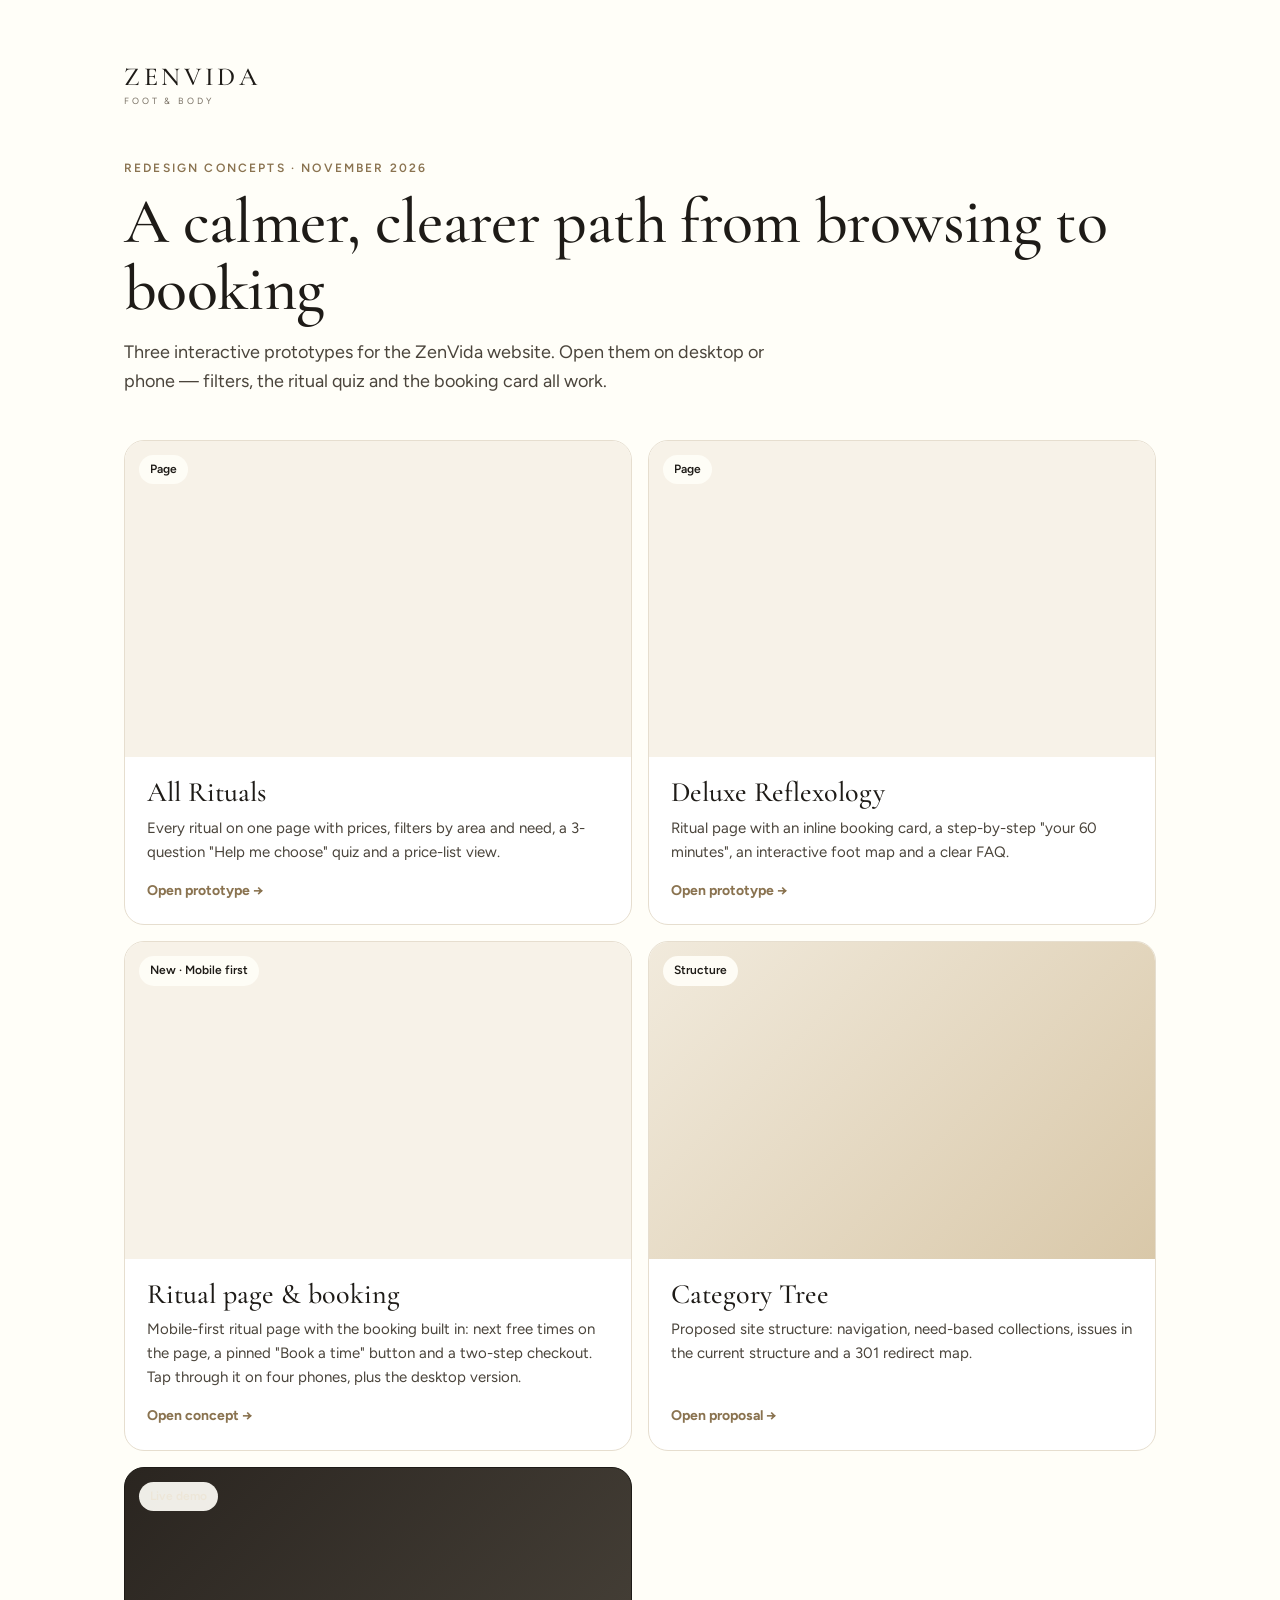
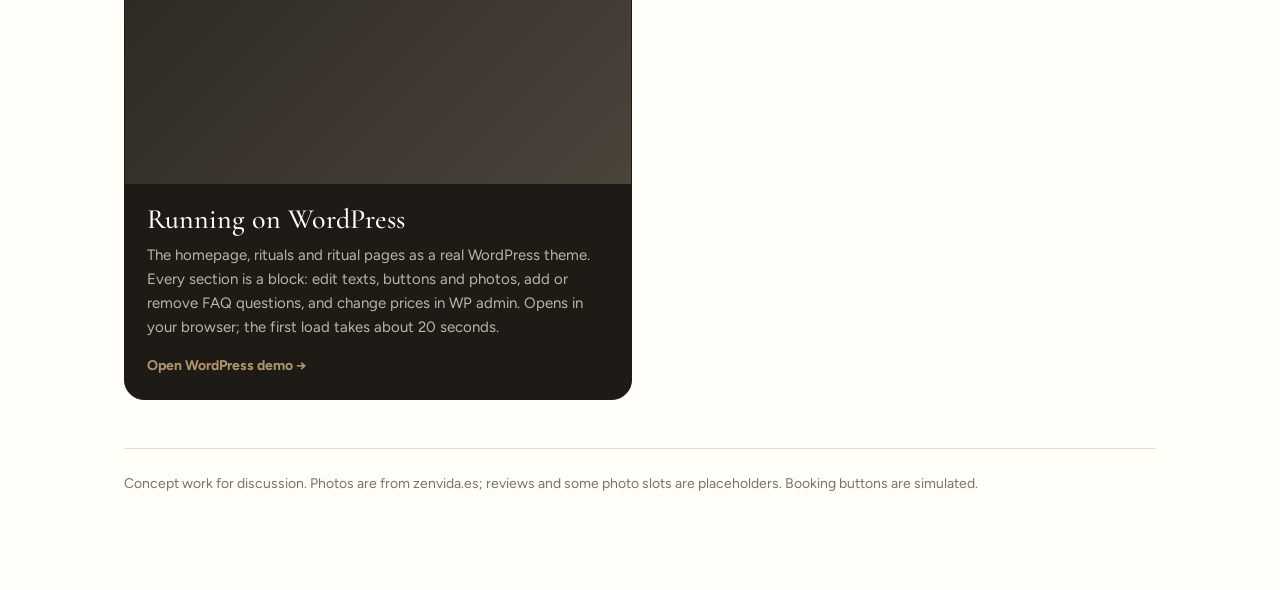
<file: index.html>
<!doctype html>
<html lang="en">
<head>
<meta charset="utf-8">
<meta name="robots" content="noindex, nofollow">
<meta name="viewport" content="width=device-width, initial-scale=1">
<title>ZenVida Redesign Concepts</title>
<link href="https://fonts.googleapis.com/css2?family=Cormorant+Garamond:wght@500&family=Figtree:wght@400;500;600&display=swap" rel="stylesheet">
<style>
:root{--paper:#FFFEF8;--cream:#F7F2E8;--sand:#B0956A;--sand-700:#8A7350;--ink:#1E1B17;--ink-2:#4A443B;--muted:#7A7266;--line:#E6DECF}
*{box-sizing:border-box}
body{margin:0;background:var(--paper);color:var(--ink);font:400 16px/1.6 Figtree,system-ui,sans-serif;-webkit-font-smoothing:antialiased}
.wrap{max-width:1080px;margin:0 auto;padding:64px 24px 80px}
.logo{font:500 26px/1 "Cormorant Garamond",serif;letter-spacing:.14em}
.logo small{display:block;font:400 9px Figtree;letter-spacing:.32em;color:var(--muted);margin-top:5px}
.eyebrow{font:600 12px/1 Figtree;letter-spacing:.18em;text-transform:uppercase;color:var(--sand-700);display:block;margin-top:56px}
h1{font:500 clamp(40px,6vw,64px)/1.05 "Cormorant Garamond",serif;margin:14px 0 16px;letter-spacing:-.01em}
.lead{font-size:18px;color:var(--ink-2);max-width:640px;margin:0}
.grid{display:grid;grid-template-columns:repeat(2,1fr);gap:16px;margin-top:44px}
a.card.wp{background:var(--ink);border-color:var(--ink);color:#EDE6D8}
a.card.wp h2{color:#fff}
a.card.wp p{color:#bdb4a4}
a.card.wp b{color:var(--sand)}
a.card{display:flex;flex-direction:column;text-decoration:none;color:inherit;border:1px solid var(--line);border-radius:20px;background:#fff;overflow:hidden;transition:box-shadow .2s,border-color .2s,transform .2s}
a.card:hover{border-color:var(--sand);box-shadow:0 10px 34px rgba(30,27,23,.08);transform:translateY(-2px)}
.thumb{aspect-ratio:16/10;background:var(--cream) center/cover no-repeat;position:relative}
.thumb span{position:absolute;left:14px;top:14px;background:rgba(255,254,248,.92);border-radius:999px;padding:5px 11px;font-size:12px;font-weight:600}
.body{padding:20px 22px 22px;display:flex;flex-direction:column;flex:1}
.body h2{font:500 28px/1.1 "Cormorant Garamond",serif;margin:0 0 8px}
.body p{margin:0 0 16px;color:var(--ink-2);font-size:15px;flex:1}
.body b{font-size:14px;color:var(--sand-700)}
.note{margin-top:48px;padding-top:24px;border-top:1px solid var(--line);color:var(--muted);font-size:14px}
@media (max-width:860px){.grid{grid-template-columns:1fr}.wrap{padding:40px 16px 64px}.eyebrow{margin-top:36px}}
</style>
</head>
<body>
<div class="wrap">
  <div class="logo">ZENVIDA<small>FOOT &amp; BODY</small></div>
  <span class="eyebrow">Redesign concepts · November 2026</span>
  <h1>A calmer, clearer path from browsing to booking</h1>
  <p class="lead">Three interactive prototypes for the ZenVida website. Open them on desktop or phone — filters, the ritual quiz and the booking card all work.</p>

  <div class="grid">
    <a class="card" href="rituals.html">
      <div class="thumb" style="background-image:url('https://static.wixstatic.com/media/b84849_f89b8ba73adb4a0f9025817ccebf6178~mv2.jpg/v1/fill/w_800,h_500,al_c,q_80,enc_auto/b84849_f89b8ba73adb4a0f9025817ccebf6178~mv2.jpg')"><span>Page</span></div>
      <div class="body"><h2>All Rituals</h2><p>Every ritual on one page with prices, filters by area and need, a 3-question "Help me choose" quiz and a price-list view.</p><b>Open prototype →</b></div>
    </a>
    <a class="card" href="deluxe-reflexology.html">
      <div class="thumb" style="background-image:url('https://static.wixstatic.com/media/b84849_9e0380cb868c40ad91407065069912cc~mv2.jpg/v1/fill/w_800,h_500,al_c,q_80,enc_auto/b84849_9e0380cb868c40ad91407065069912cc~mv2.jpg')"><span>Page</span></div>
      <div class="body"><h2>Deluxe Reflexology</h2><p>Ritual page with an inline booking card, a step-by-step "your 60 minutes", an interactive foot map and a clear FAQ.</p><b>Open prototype →</b></div>
    </a>
    <a class="card" href="ritual-booking.html">
      <div class="thumb" style="background-image:url('https://static.wixstatic.com/media/b84849_bc97f0d7591f40d3a0dce6cb229264c7~mv2.png/v1/fill/w_800,h_500,al_c,q_80,enc_auto/b84849_bc97f0d7591f40d3a0dce6cb229264c7~mv2.png')"><span>New · Mobile first</span></div>
      <div class="body"><h2>Ritual page &amp; booking</h2><p>Mobile-first ritual page with the booking built in: next free times on the page, a pinned "Book a time" button and a two-step checkout. Tap through it on four phones, plus the desktop version.</p><b>Open concept →</b></div>
    </a>
    <a class="card" href="category-tree.html">
      <div class="thumb" style="background:linear-gradient(135deg,#F1EADC,#d9c8a9)"><span>Structure</span></div>
      <div class="body"><h2>Category Tree</h2><p>Proposed site structure: navigation, need-based collections, issues in the current structure and a 301 redirect map.</p><b>Open proposal →</b></div>
    </a>
    <a class="card wp" href="https://playground.wordpress.net/?blueprint-url=https://canberkbalcilar.github.io/zenvida-redesign-concept/wordpress/blueprint.json?v=1.20.0" target="_blank" rel="noopener">
      <div class="thumb" style="background:linear-gradient(135deg,#2a2520,#4a443b)"><span>Live demo</span></div>
      <div class="body"><h2>Running on WordPress</h2><p>The homepage, rituals and ritual pages as a real WordPress theme. Every section is a block: edit texts, buttons and photos, add or remove FAQ questions, and change prices in WP admin. Opens in your browser; the first load takes about 20 seconds.</p><b>Open WordPress demo →</b></div>
    </a>
  </div>

  <p class="note">Concept work for discussion. Photos are from zenvida.es; reviews and some photo slots are placeholders. Booking buttons are simulated.</p>
</div>
</body>
</html>
</file>
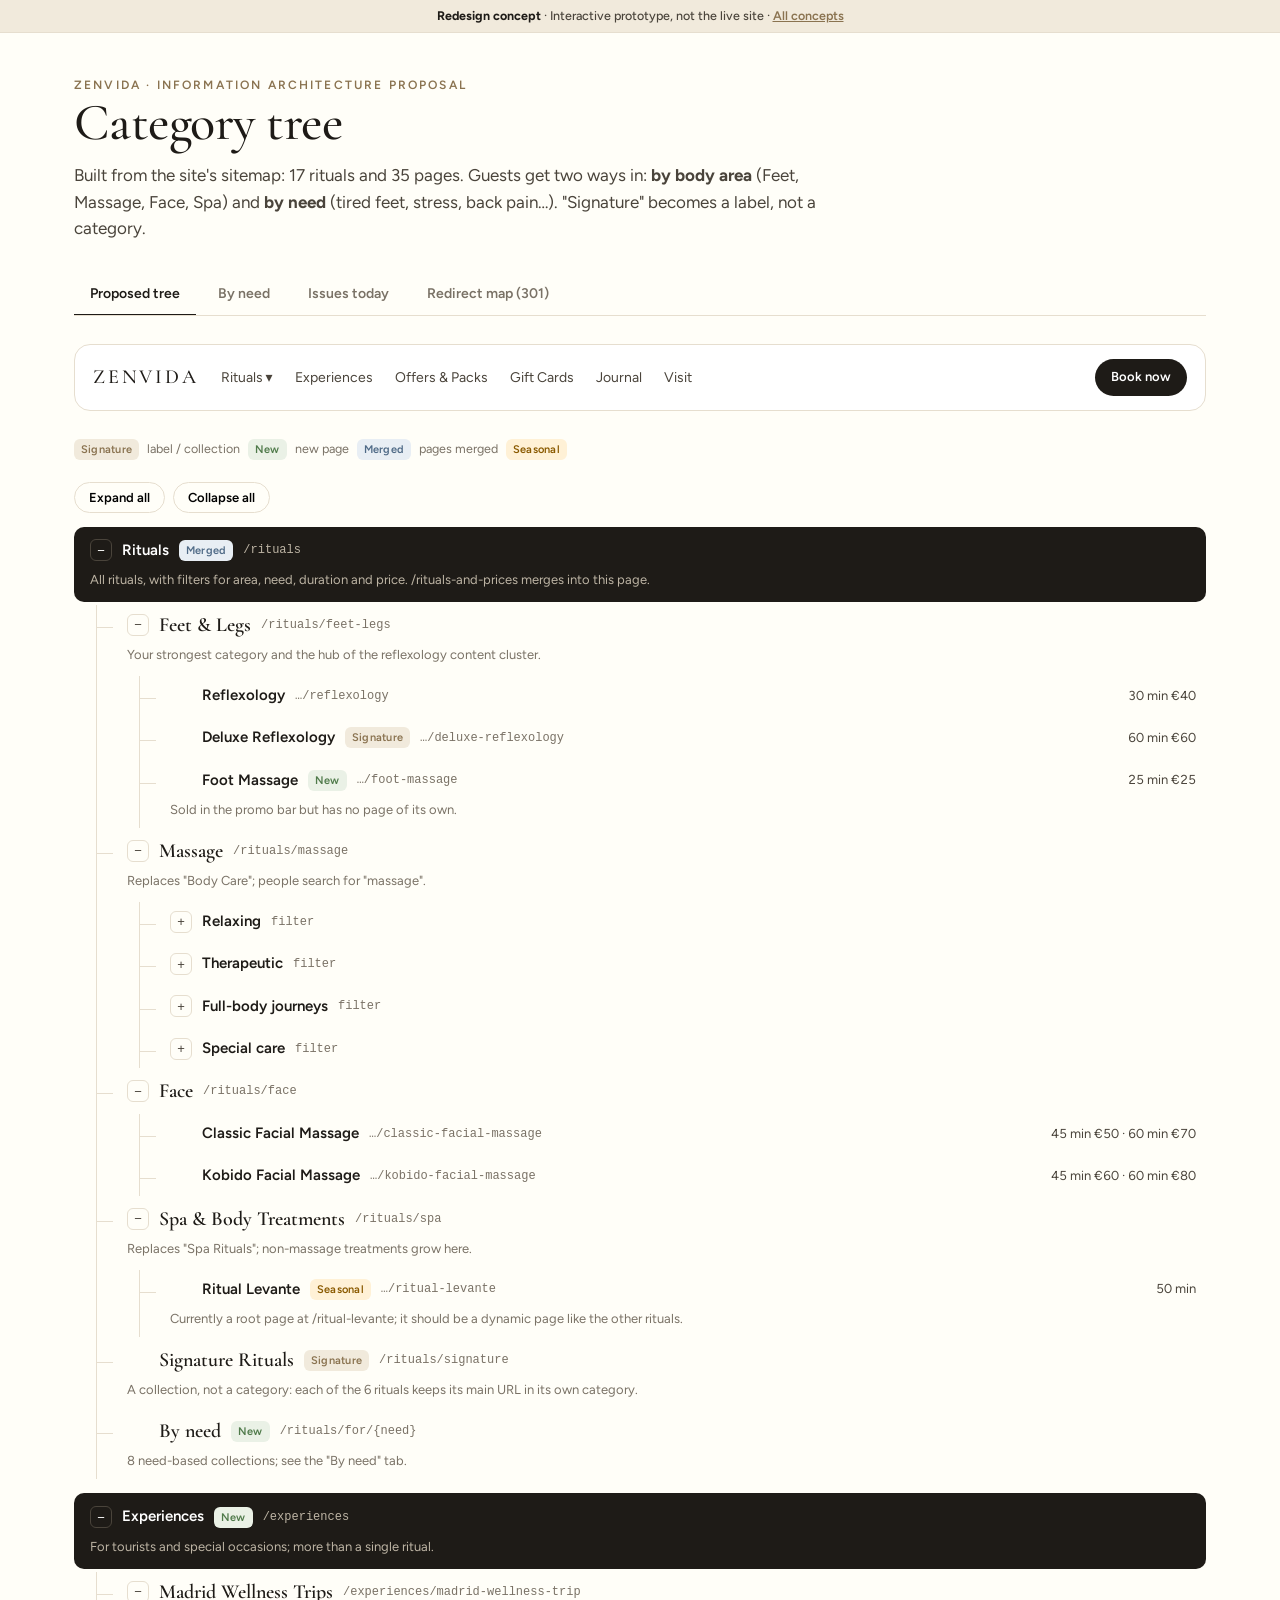
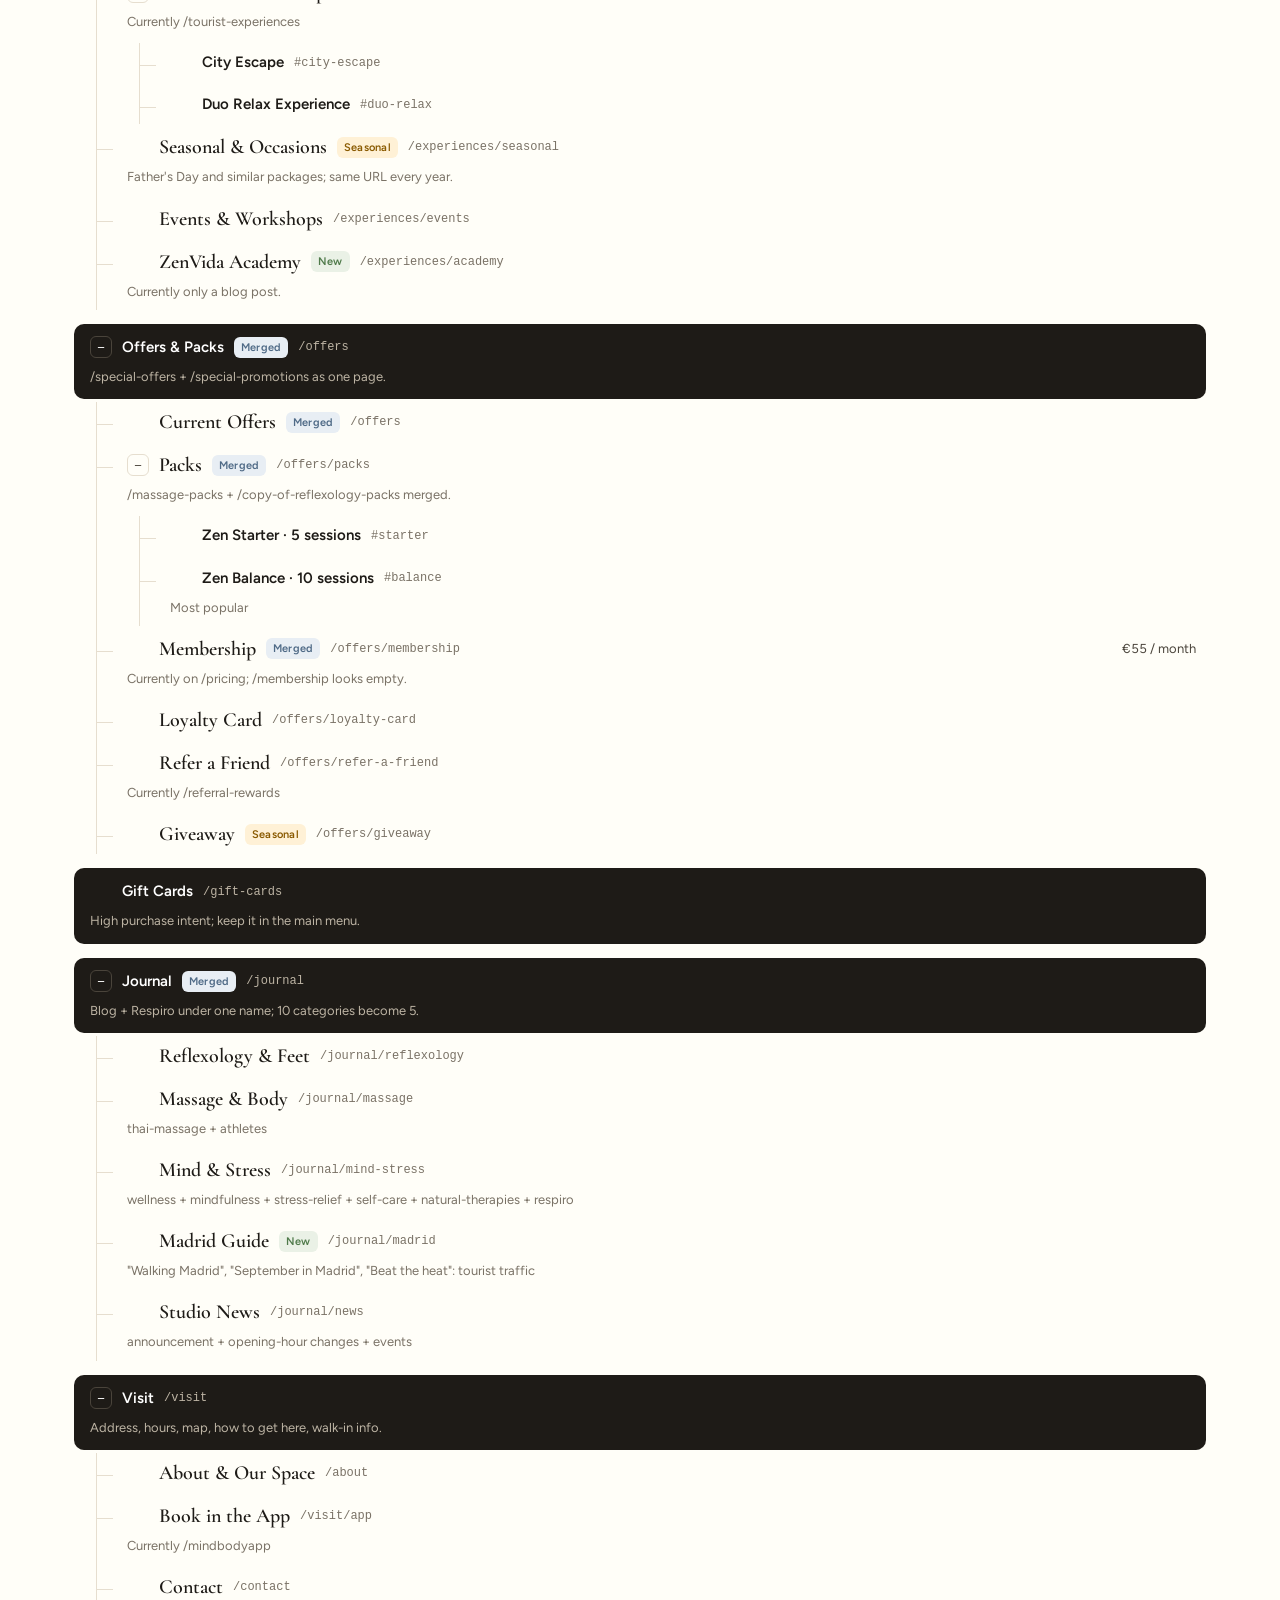
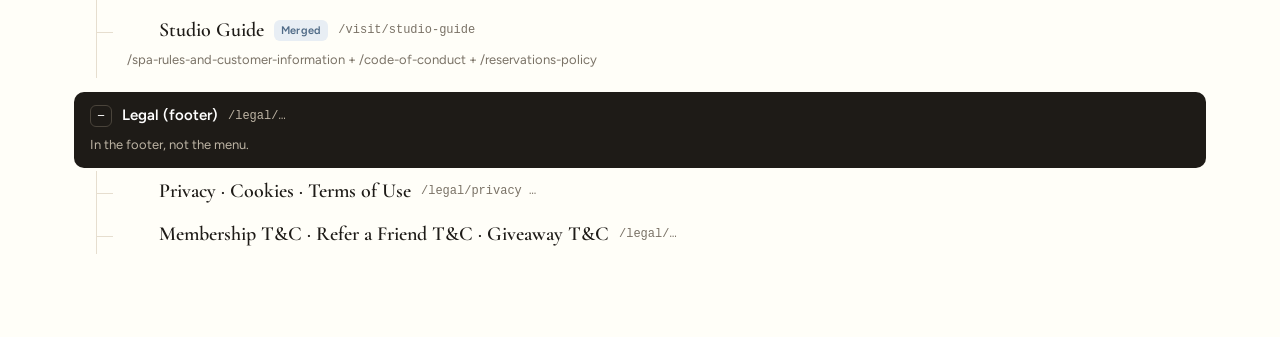
<file: category-tree.html>
<!doctype html>
<html lang="en">
<head>
<meta charset="utf-8">
<meta name="robots" content="noindex, nofollow">
<meta name="viewport" content="width=device-width, initial-scale=1">
<title>ZenVida Category Tree</title>
<link href="https://fonts.googleapis.com/css2?family=Cormorant+Garamond:wght@500;600&family=Figtree:wght@400;500;600&display=swap" rel="stylesheet">
<style>
:root{--paper:#FFFEF8;--cream:#F7F2E8;--sand-50:#F1EADC;--sand:#B0956A;--sand-700:#8A7350;--ink:#1E1B17;--ink-2:#4A443B;--muted:#7A7266;--line:#E6DECF;--red:#A4482C;--red-50:#F8EAE4;--ok:#4F7A4A;--ok-50:#EAF1E6;--blue:#4F6A86;--blue-50:#E8EEF4}
*{box-sizing:border-box}
body{margin:0;background:var(--paper);color:var(--ink);font:400 15px/1.55 Figtree,system-ui,sans-serif;-webkit-font-smoothing:antialiased}
.wrap{max-width:1180px;margin:0 auto;padding:40px 24px 80px}
h1,h2,h3{font-family:"Cormorant Garamond",Georgia,serif;font-weight:500;margin:0;letter-spacing:-.01em}
h1{font-size:clamp(36px,5vw,52px);line-height:1.05}
h2{font-size:30px;margin-bottom:6px}
.eyebrow{font:600 12px/1 Figtree;letter-spacing:.18em;text-transform:uppercase;color:var(--sand-700)}
.lead{color:var(--ink-2);font-size:17px;max-width:760px;margin:12px 0 0}
.tabs{display:flex;gap:6px;margin:32px 0 28px;border-bottom:1px solid var(--line);overflow-x:auto}
.tabs button{border:0;background:none;padding:12px 16px;font:600 14px Figtree;color:var(--muted);cursor:pointer;border-bottom:2px solid transparent;margin-bottom:-1px;white-space:nowrap}
.tabs button[aria-selected=true]{color:var(--ink);border-color:var(--ink)}
.panel[hidden]{display:none}

/* Top nav preview */
.navprev{border:1px solid var(--line);border-radius:16px;background:#fff;padding:14px 18px;display:flex;align-items:center;gap:22px;flex-wrap:wrap;margin-bottom:28px}
.navprev b{font:500 20px "Cormorant Garamond";letter-spacing:.14em}
.navprev span{font-size:14px;color:var(--ink-2)}
.navprev .cta{margin-left:auto;background:var(--ink);color:#fff;border-radius:999px;padding:8px 16px;font-weight:600;font-size:13px}
.legend{display:flex;flex-wrap:wrap;gap:8px;margin:0 0 22px;font-size:12.5px;color:var(--muted);align-items:center}

/* Tree */
.tree,.tree ul{list-style:none;margin:0;padding:0}
.tree ul{margin-left:22px;padding-left:20px;border-left:1px solid var(--line)}
.tree li{position:relative}
.tree ul>li::before{content:"";position:absolute;left:-20px;top:22px;width:16px;border-top:1px solid var(--line)}
.node{display:flex;align-items:center;gap:10px;flex-wrap:wrap;padding:8px 10px;margin:3px 0;border-radius:10px}
.node:hover{background:var(--cream)}
.node .t{font-weight:600}
.lvl0>.node{background:var(--ink);color:#fff;padding:12px 16px;margin-top:14px}
.lvl0>.node:hover{background:#000}
.lvl0>.node .url{color:#bdb4a4}
.lvl1>.node .t{font:600 20px/1.2 "Cormorant Garamond"}
.url{font:12px ui-monospace,SFMono-Regular,Menlo,monospace;color:var(--muted)}
.price{font-size:13px;color:var(--ink-2);margin-left:auto;white-space:nowrap;font-variant-numeric:tabular-nums}
.lvl0>.node .price{color:#d9d0c0}
.note{flex-basis:100%;font-size:13px;color:var(--muted);margin-top:-2px}
.lvl0>.node .note{color:#bdb4a4}
.tag{font-size:11px;font-weight:600;border-radius:6px;padding:2px 7px;letter-spacing:.02em;white-space:nowrap}
.tag.sig{background:var(--sand-50);color:var(--sand-700)}
.tag.new{background:var(--ok-50);color:var(--ok)}
.tag.merge{background:var(--blue-50);color:var(--blue)}
.tag.seas{background:#FFF1D6;color:#8a5a00}
.tag.bad{background:var(--red-50);color:var(--red)}
.tog{width:22px;height:22px;border-radius:6px;border:1px solid var(--line);background:var(--paper);cursor:pointer;font-size:13px;line-height:1;display:grid;place-items:center;flex:0 0 auto;color:var(--ink-2)}
.lvl0>.node .tog{background:transparent;border-color:#4a443b;color:#fff}
.tog.leaf{visibility:hidden}
li.closed>ul{display:none}
.controls{display:flex;gap:8px;margin-bottom:8px}
.controls button{border:1px solid var(--line);background:var(--paper);border-radius:999px;padding:7px 14px;font:600 13px Figtree;cursor:pointer}

/* Grid cards */
.grid{display:grid;grid-template-columns:repeat(auto-fill,minmax(250px,1fr));gap:12px}
.card{background:var(--cream);border-radius:16px;padding:18px 18px 16px}
.card h3{font-size:22px;margin-bottom:4px}
.card .url{display:block;margin-bottom:12px}
.card ul{margin:0;padding:0;list-style:none;display:flex;flex-wrap:wrap;gap:6px}
.card li{background:var(--paper);border:1px solid var(--line);border-radius:999px;padding:4px 10px;font-size:13px}
.card li.sig{border-color:var(--sand)}

/* Issues */
.issues{display:grid;gap:10px}
.issue{display:grid;grid-template-columns:34px 1fr;gap:14px;border:1px solid var(--line);border-radius:14px;padding:16px;background:#fff}
.issue .n{width:34px;height:34px;border-radius:50%;background:var(--red-50);color:var(--red);display:grid;place-items:center;font-weight:600}
.issue b{display:block;margin-bottom:2px}
.issue p{margin:0;color:var(--ink-2);font-size:14px}
.issue code{font:12.5px ui-monospace,Menlo,monospace;background:var(--cream);border-radius:5px;padding:1px 5px}

/* Table */
.tbl-wrap{overflow-x:auto;border:1px solid var(--line);border-radius:14px;background:#fff}
table{border-collapse:collapse;width:100%;font-size:13.5px;min-width:680px}
th,td{text-align:left;padding:10px 14px;border-bottom:1px solid var(--line);vertical-align:top}
th{font-size:12px;letter-spacing:.06em;text-transform:uppercase;color:var(--muted);background:var(--cream);font-weight:600}
td code{font:12.5px ui-monospace,Menlo,monospace}
td.arrow{color:var(--sand-700);width:24px;padding-left:0;padding-right:0}
tr:last-child td{border-bottom:0}

.callout{background:var(--ink);color:#EDE6D8;border-radius:16px;padding:22px 24px;margin-top:28px}
.callout h3{color:#fff;font-size:24px;margin-bottom:8px}
.callout p{margin:0 0 8px;font-size:14.5px}
.callout code{background:#2f2a24;border-radius:5px;padding:1px 6px;font:12.5px ui-monospace,Menlo,monospace;color:#fff}
.sec{margin-top:44px}
.sec>p{color:var(--ink-2);margin:4px 0 18px;max-width:760px}
@media (max-width:640px){.wrap{padding:28px 16px 64px}.tree ul{margin-left:10px;padding-left:14px}.tree ul>li::before{left:-14px;width:10px}.price{margin-left:0;flex-basis:100%}}
</style>
</head>
<body>
<div style="background:#F1EADC;color:#4A443B;font:500 12.5px/1.4 Figtree,system-ui,sans-serif;text-align:center;padding:7px 16px;border-bottom:1px solid #E6DECF"><b style="color:#1E1B17">Redesign concept</b> · Interactive prototype, not the live site · <a href="index.html" style="color:#8A7350;font-weight:600">All concepts</a></div>
<div class="wrap">
  <span class="eyebrow">ZenVida · Information architecture proposal</span>
  <h1>Category tree</h1>
  <p class="lead">Built from the site's sitemap: 17 rituals and 35 pages. Guests get two ways in: <b>by body area</b> (Feet, Massage, Face, Spa) and <b>by need</b> (tired feet, stress, back pain…). "Signature" becomes a label, not a category.</p>

  <div class="tabs" role="tablist">
    <button role="tab" aria-selected="true" data-p="p1">Proposed tree</button>
    <button role="tab" aria-selected="false" data-p="p2">By need</button>
    <button role="tab" aria-selected="false" data-p="p3">Issues today</button>
    <button role="tab" aria-selected="false" data-p="p4">Redirect map (301)</button>
  </div>

  <!-- ============ PROPOSED ============ -->
  <section class="panel" id="p1">
    <div class="navprev" aria-label="Proposed main menu">
      <b>ZENVIDA</b>
      <span>Rituals ▾</span><span>Experiences</span><span>Offers &amp; Packs</span><span>Gift Cards</span><span>Journal</span><span>Visit</span>
      <span class="cta">Book now</span>
    </div>
    <div class="legend">
      <span class="tag sig">Signature</span> label / collection
      <span class="tag new">New</span> new page
      <span class="tag merge">Merged</span> pages merged
      <span class="tag seas">Seasonal</span>
    </div>
    <div class="controls"><button id="openAll">Expand all</button><button id="closeAll">Collapse all</button></div>

    <ul class="tree" id="tree"></ul>
  </section>

  <!-- ============ BY NEED ============ -->
  <section class="panel" id="p2" hidden>
    <h2>Collections by need</h2>
    <p style="color:var(--ink-2);margin:4px 0 20px;max-width:760px">Each of these can be its own SEO landing page (e.g. "tired feet massage Madrid") and appears as the second column of the Rituals menu. A ritual can sit in several collections and still keeps one URL. The ritual-to-need matches are suggestions; confirm them with your therapists.</p>
    <div class="grid" id="needs"></div>

    <div class="callout">
      <h3>Rituals mega menu</h3>
      <p><b>Column 1 · By area:</b> Feet &amp; Legs · Massage · Face · Spa &amp; Body Treatments</p>
      <p><b>Column 2 · By need:</b> Tired feet · Stress &amp; sleep · Back &amp; neck · Sports recovery · Travel &amp; jet lag · Glow &amp; skin · Pregnancy · For two</p>
      <p style="margin:0"><b>Column 3 · Featured:</b> Signature Rituals card + a "Which ritual is right for me?" mini quiz</p>
    </div>
  </section>

  <!-- ============ ISSUES ============ -->
  <section class="panel" id="p3" hidden>
    <h2>What I found in the current structure</h2>
    <p style="color:var(--ink-2);margin:4px 0 20px">Found by crawling the sitemap and category pages.</p>
    <div class="issues" id="issues"></div>
  </section>

  <!-- ============ REDIRECTS ============ -->
  <section class="panel" id="p4" hidden>
    <h2>Redirect map</h2>
    <p style="color:var(--ink-2);margin:4px 0 20px;max-width:760px">Add these as 301s in Wix under <b>SEO → URL Redirect Manager</b>. Ritual pages are already dynamic pages, so you only need to add a <code>category</code> field to the CMS collection and set the dynamic page URL to <code>/rituals/{category}/{slug}</code>.</p>
    <div class="tbl-wrap"><table>
      <thead><tr><th>Old URL</th><th></th><th>New URL</th><th>Note</th></tr></thead>
      <tbody id="redir"></tbody>
    </table></div>
    <div class="callout">
      <h3>Lower-risk option</h3>
      <p>If the ritual URLs (<code>/all-rituals/…</code>) rank well today, leave them alone. Move only the category pages and build breadcrumbs from the new tree. Breadcrumbs and internal links already carry most of the hierarchy signal.</p>
      <p style="margin:0">Check clicks per page in Search Console first: keep the URLs that bring traffic and move the rest.</p>
    </div>
  </section>
</div>

<script>
// ---------- Data ----------
const S='sig', N='new', M='merge', SE='seas';
const T = [
 {t:'Rituals', u:'/rituals', note:'All rituals, with filters for area, need, duration and price. /rituals-and-prices merges into this page.', tags:[M], c:[
   {t:'Feet & Legs', u:'/rituals/feet-legs', note:'Your strongest category and the hub of the reflexology content cluster.', c:[
     {t:'Reflexology', u:'…/reflexology', p:'30 min €40'},
     {t:'Deluxe Reflexology', u:'…/deluxe-reflexology', p:'60 min €60', tags:[S]},
     {t:'Foot Massage', u:'…/foot-massage', p:'25 min €25', tags:[N], note:'Sold in the promo bar but has no page of its own.'}
   ]},
   {t:'Massage', u:'/rituals/massage', note:'Replaces "Body Care"; people search for "massage".', c:[
     {t:'Relaxing', u:'filter', c:[
       {t:'Swedish Massage', u:'…/swedish-massage', p:'60 min €80 · 90 min €110'},
       {t:'Lomi Lomi Massage', u:'…/lomi-lomi-massage', p:'60 min €80 · 90 min €110'},
       {t:'Lymphatic Drainage', u:'…/lymphatic-drainage-massage', p:'60 min €80 · 90 min €110'},
       {t:'Energy Balance', u:'…/energy-balance', p:'100 min €130', tags:[S]}
     ]},
     {t:'Therapeutic', u:'filter', c:[
       {t:'Deep Tissue Massage', u:'…/deep-tissue-massage', p:'60 min €90 · 90 min €130'},
       {t:'Sports Massage', u:'…/sports-massage', p:'60 min €90 · 90 min €125'},
       {t:'Thai Massage', u:'…/thai-massage', p:'60 min €90 · 90 min €125'},
       {t:'Thai Andaluz', u:'…/thai-andaluz', p:'110 min €145', tags:[S]},
       {t:'Combined Massage', u:'…/combined-massage', p:'90 min €115'}
     ]},
     {t:'Full-body journeys', u:'filter', c:[
       {t:'Full Body Reset', u:'…/full-body-reset', p:'120 min €160', tags:[S]},
       {t:'Travel Recovery', u:'…/travel-recovery', p:'80 min €120', tags:[S]}
     ]},
     {t:'Special care', u:'filter', c:[
       {t:'Pregnancy Massage', u:'…/pregnancy-massage', p:'60 min €90'},
       {t:'Couples Massage', u:'…/couples-massage', p:'90 min €220 · 120 min €280', tags:[S]}
     ]}
   ]},
   {t:'Face', u:'/rituals/face', c:[
     {t:'Classic Facial Massage', u:'…/classic-facial-massage', p:'45 min €50 · 60 min €70'},
     {t:'Kobido Facial Massage', u:'…/kobido-facial-massage', p:'45 min €60 · 60 min €80'}
   ]},
   {t:'Spa & Body Treatments', u:'/rituals/spa', note:'Replaces "Spa Rituals"; non-massage treatments grow here.', c:[
     {t:'Ritual Levante', u:'…/ritual-levante', p:'50 min', tags:[SE], note:'Currently a root page at /ritual-levante; it should be a dynamic page like the other rituals.'}
   ]},
   {t:'Signature Rituals', u:'/rituals/signature', tags:[S], note:'A collection, not a category: each of the 6 rituals keeps its main URL in its own category.'},
   {t:'By need', u:'/rituals/for/{need}', tags:[N], note:'8 need-based collections; see the "By need" tab.'}
 ]},
 {t:'Experiences', u:'/experiences', tags:[N], note:'For tourists and special occasions; more than a single ritual.', c:[
   {t:'Madrid Wellness Trips', u:'/experiences/madrid-wellness-trip', note:'Currently /tourist-experiences', c:[
     {t:'City Escape', u:'#city-escape'},
     {t:'Duo Relax Experience', u:'#duo-relax'}
   ]},
   {t:'Seasonal & Occasions', u:'/experiences/seasonal', tags:[SE], note:'Father\'s Day and similar packages; same URL every year.'},
   {t:'Events & Workshops', u:'/experiences/events'},
   {t:'ZenVida Academy', u:'/experiences/academy', tags:[N], note:'Currently only a blog post.'}
 ]},
 {t:'Offers & Packs', u:'/offers', tags:[M], note:'/special-offers + /special-promotions as one page.', c:[
   {t:'Current Offers', u:'/offers', tags:[M]},
   {t:'Packs', u:'/offers/packs', tags:[M], note:'/massage-packs + /copy-of-reflexology-packs merged.', c:[
     {t:'Zen Starter · 5 sessions', u:'#starter'},
     {t:'Zen Balance · 10 sessions', u:'#balance', note:'Most popular'}
   ]},
   {t:'Membership', u:'/offers/membership', p:'€55 / month', tags:[M], note:'Currently on /pricing; /membership looks empty.'},
   {t:'Loyalty Card', u:'/offers/loyalty-card'},
   {t:'Refer a Friend', u:'/offers/refer-a-friend', note:'Currently /referral-rewards'},
   {t:'Giveaway', u:'/offers/giveaway', tags:[SE]}
 ]},
 {t:'Gift Cards', u:'/gift-cards', note:'High purchase intent; keep it in the main menu.'},
 {t:'Journal', u:'/journal', tags:[M], note:'Blog + Respiro under one name; 10 categories become 5.', c:[
   {t:'Reflexology & Feet', u:'/journal/reflexology'},
   {t:'Massage & Body', u:'/journal/massage', note:'thai-massage + athletes'},
   {t:'Mind & Stress', u:'/journal/mind-stress', note:'wellness + mindfulness + stress-relief + self-care + natural-therapies + respiro'},
   {t:'Madrid Guide', u:'/journal/madrid', tags:[N], note:'"Walking Madrid", "September in Madrid", "Beat the heat": tourist traffic'},
   {t:'Studio News', u:'/journal/news', note:'announcement + opening-hour changes + events'}
 ]},
 {t:'Visit', u:'/visit', note:'Address, hours, map, how to get here, walk-in info.', c:[
   {t:'About & Our Space', u:'/about'},
   {t:'Book in the App', u:'/visit/app', note:'Currently /mindbodyapp'},
   {t:'Contact', u:'/contact'},
   {t:'Studio Guide', u:'/visit/studio-guide', tags:[M], note:'/spa-rules-and-customer-information + /code-of-conduct + /reservations-policy'}
 ]},
 {t:'Legal (footer)', u:'/legal/…', note:'In the footer, not the menu.', c:[
   {t:'Privacy · Cookies · Terms of Use', u:'/legal/privacy …'},
   {t:'Membership T&C · Refer a Friend T&C · Giveaway T&C', u:'/legal/…'}
 ]}
];

const NEEDS = [
 ['Tired feet & walking', '/rituals/for/tired-feet', ['Reflexology','Deluxe Reflexology*','Foot Massage','Travel Recovery*']],
 ['Stress & sleep', '/rituals/for/stress-sleep', ['Deluxe Reflexology*','Swedish Massage','Lomi Lomi','Energy Balance*']],
 ['Back, neck & shoulders', '/rituals/for/back-neck', ['Deep Tissue','Thai Massage','Combined Massage','Thai Andaluz*']],
 ['Sports & muscle recovery', '/rituals/for/sports-recovery', ['Sports Massage','Deep Tissue','Lymphatic Drainage','Thai Massage']],
 ['Travel & jet lag', '/rituals/for/travel', ['Travel Recovery*','Full Body Reset*','Lymphatic Drainage','Reflexology']],
 ['Glow & skin', '/rituals/for/glow', ['Kobido Facial','Classic Facial','Ritual Levante']],
 ['Pregnancy', '/rituals/for/pregnancy', ['Pregnancy Massage','Reflexology']],
 ['For two', '/rituals/for/couples', ['Couples Massage*','Duo Relax Experience','Gift Cards']]
];

const ISSUES = [
 ['Categories are not parents of the rituals', 'Rituals sit flat under <code>/all-rituals/…</code>, while category pages (<code>/feet-legs-care</code>, <code>/body-care</code>, <code>/face-care</code>) live separately at the root. Neither Google nor guests see a hierarchy, and breadcrumbs cannot be built.'],
 ['"Signature" acts like a category', 'Deluxe Reflexology is under both Feet and Signature; Energy Balance, Full Body Reset, Thai Andaluz and Couples are under both Body and Signature. The same product in two "main" categories means duplicate content and confusion.'],
 ['Price/ritual pages repeat three times', '<code>/rituals</code>, <code>/rituals-and-prices</code> and <code>/spa-rituals</code> do the same job. On top of that, <code>/pricing</code> is actually the membership page.'],
 ['Two offers pages', '<code>/special-offers</code> and <code>/special-promotions</code> are separate; one has no headings, the other is a Father\'s Day campaign.'],
 ['Pack pages are scattered and one has a bad URL', '<code>/massage-packs</code> and <code>/copy-of-reflexology-packs</code> ("Face &amp; Body Packs") are separate. "copy-of" is left over from a Wix page duplicate, and its meta description is the same as the Loyalty Card page.'],
 ['/membership shows no content', 'It has no headings and its description is ritual copy. The real membership content is on <code>/pricing</code>.'],
 ['Ritual Levante is a root page, not a dynamic page', 'The other 17 rituals come from the CMS; Levante is a hand-built page, so its price and booking flow are managed separately.'],
 ['The promoted product has no page', '"Foot Massage 25 min €25" is at the top of every page but has no page in the sitemap.'],
 ['Category pages share one meta description', 'Body Care, Face Care and Feet &amp; Legs Care all use the same "Melt tension…" description.'],
 ['Blog categories are scattered', '10 categories; wellness / natural-therapies / self-care-tips / stress-relief / mindfulness overlap heavily. <code>mindfulness--relaxation</code> has a double hyphen. "Respiro" is a page, a category and a post at the same time.'],
 ['No way in by need', 'The "Which ritual is right for you today" post shows the demand, but the site has no need-based navigation. Tourists search for "tired feet", not "reflexology".']
];

const REDIR = [
 ['/all-rituals/deluxe-reflexology','/rituals/feet-legs/deluxe-reflexology','Same pattern for all 17 rituals'],
 ['/feet-legs-care','/rituals/feet-legs',''],
 ['/body-care','/rituals/massage','Category renamed'],
 ['/face-care','/rituals/face',''],
 ['/spa-rituals','/rituals/spa',''],
 ['/signature-rituals','/rituals/signature',''],
 ['/rituals-and-prices','/rituals','Merged'],
 ['/ritual-levante','/rituals/spa/ritual-levante','Moves into the CMS'],
 ['/tourist-experiences','/experiences/madrid-wellness-trip',''],
 ['/events-workshops','/experiences/events',''],
 ['/special-promotions','/offers','Merged'],
 ['/special-offers','/offers','Merged'],
 ['/massage-packs','/offers/packs','Merged'],
 ['/copy-of-reflexology-packs','/offers/packs','Merged'],
 ['/pricing','/offers/membership','The real membership content'],
 ['/membership','/offers/membership','Merged'],
 ['/loyalty-card','/offers/loyalty-card',''],
 ['/referral-rewards','/offers/refer-a-friend',''],
 ['/give-away','/offers/giveaway',''],
 ['/blog','/journal',''],
 ['/respiro','/journal','Merged'],
 ['/blog/categories/*','/journal/{new-category}','10 → 5 mapping'],
 ['/mindbodyapp','/visit/app',''],
 ['/spa-rules-and-customer-information','/visit/studio-guide','Merged'],
 ['/code-of-conduct','/visit/studio-guide#conduct','Merged'],
 ['/reservations-policy','/visit/studio-guide#reservations','Merged']
];

// ---------- Render ----------
const tagHTML = t => ({sig:'<span class="tag sig">Signature</span>',new:'<span class="tag new">New</span>',merge:'<span class="tag merge">Merged</span>',seas:'<span class="tag seas">Seasonal</span>'})[t];
function nodeHTML(n, lvl){
  const kids = n.c && n.c.length;
  return `<li class="lvl${Math.min(lvl,2)}${lvl>=2&&kids?' closed':''}">
    <div class="node">
      <button class="tog ${kids?'':'leaf'}" aria-label="Expand/collapse">${lvl>=2&&kids?'+':'−'}</button>
      <span class="t">${n.t}</span>${(n.tags||[]).map(tagHTML).join('')}
      <span class="url">${n.u}</span>
      ${n.p?`<span class="price">${n.p}</span>`:''}
      ${n.note?`<span class="note">${n.note}</span>`:''}
    </div>
    ${kids?`<ul>${n.c.map(k=>nodeHTML(k,lvl+1)).join('')}</ul>`:''}
  </li>`;
}
const tree = document.getElementById('tree');
tree.innerHTML = T.map(n=>nodeHTML(n,0)).join('');
tree.addEventListener('click', e => {
  const b = e.target.closest('.tog'); if(!b || b.classList.contains('leaf')) return;
  const li = b.closest('li'); li.classList.toggle('closed');
  b.textContent = li.classList.contains('closed') ? '+' : '−';
});
const setAll = closed => tree.querySelectorAll('li').forEach(li => {
  const b = li.querySelector(':scope>.node>.tog'); if(b.classList.contains('leaf')) return;
  li.classList.toggle('closed', closed); b.textContent = closed?'+':'−';
});
document.getElementById('openAll').onclick = () => setAll(false);
document.getElementById('closeAll').onclick = () => setAll(true);

document.getElementById('needs').innerHTML = NEEDS.map(([t,u,items]) =>
  `<div class="card"><h3>${t}</h3><span class="url">${u}</span><ul>${items.map(i=>`<li class="${i.endsWith('*')?'sig':''}">${i.replace('*','')}</li>`).join('')}</ul></div>`).join('');

document.getElementById('issues').innerHTML = ISSUES.map(([b,p],i) =>
  `<div class="issue"><span class="n">${i+1}</span><div><b>${b}</b><p>${p}</p></div></div>`).join('');

document.getElementById('redir').innerHTML = REDIR.map(([a,b,n]) =>
  `<tr><td><code>${a}</code></td><td class="arrow">→</td><td><code>${b}</code></td><td>${n}</td></tr>`).join('');

// Tabs
document.querySelectorAll('[role=tab]').forEach(t => t.onclick = () => {
  document.querySelectorAll('[role=tab]').forEach(x => x.setAttribute('aria-selected', x===t));
  document.querySelectorAll('.panel').forEach(p => p.hidden = p.id !== t.dataset.p);
});
</script>
</body>
</html>
</file>
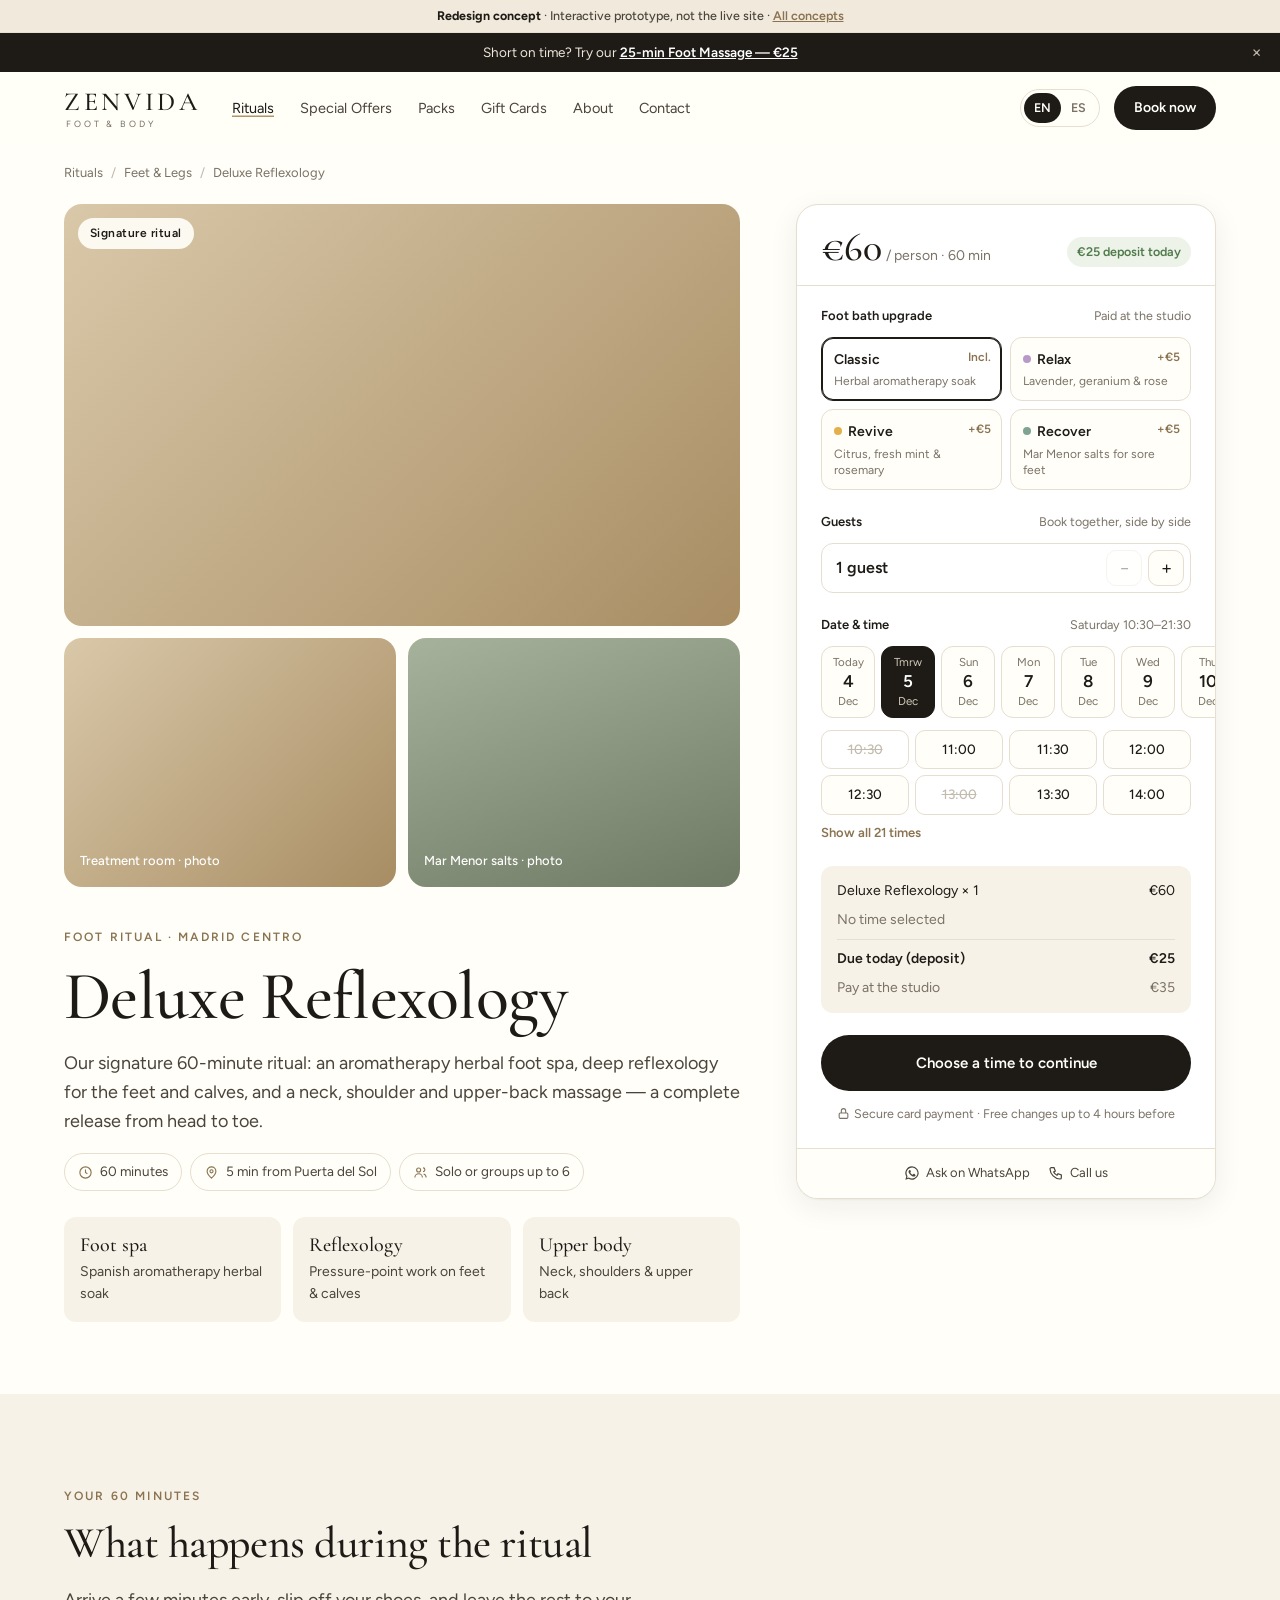
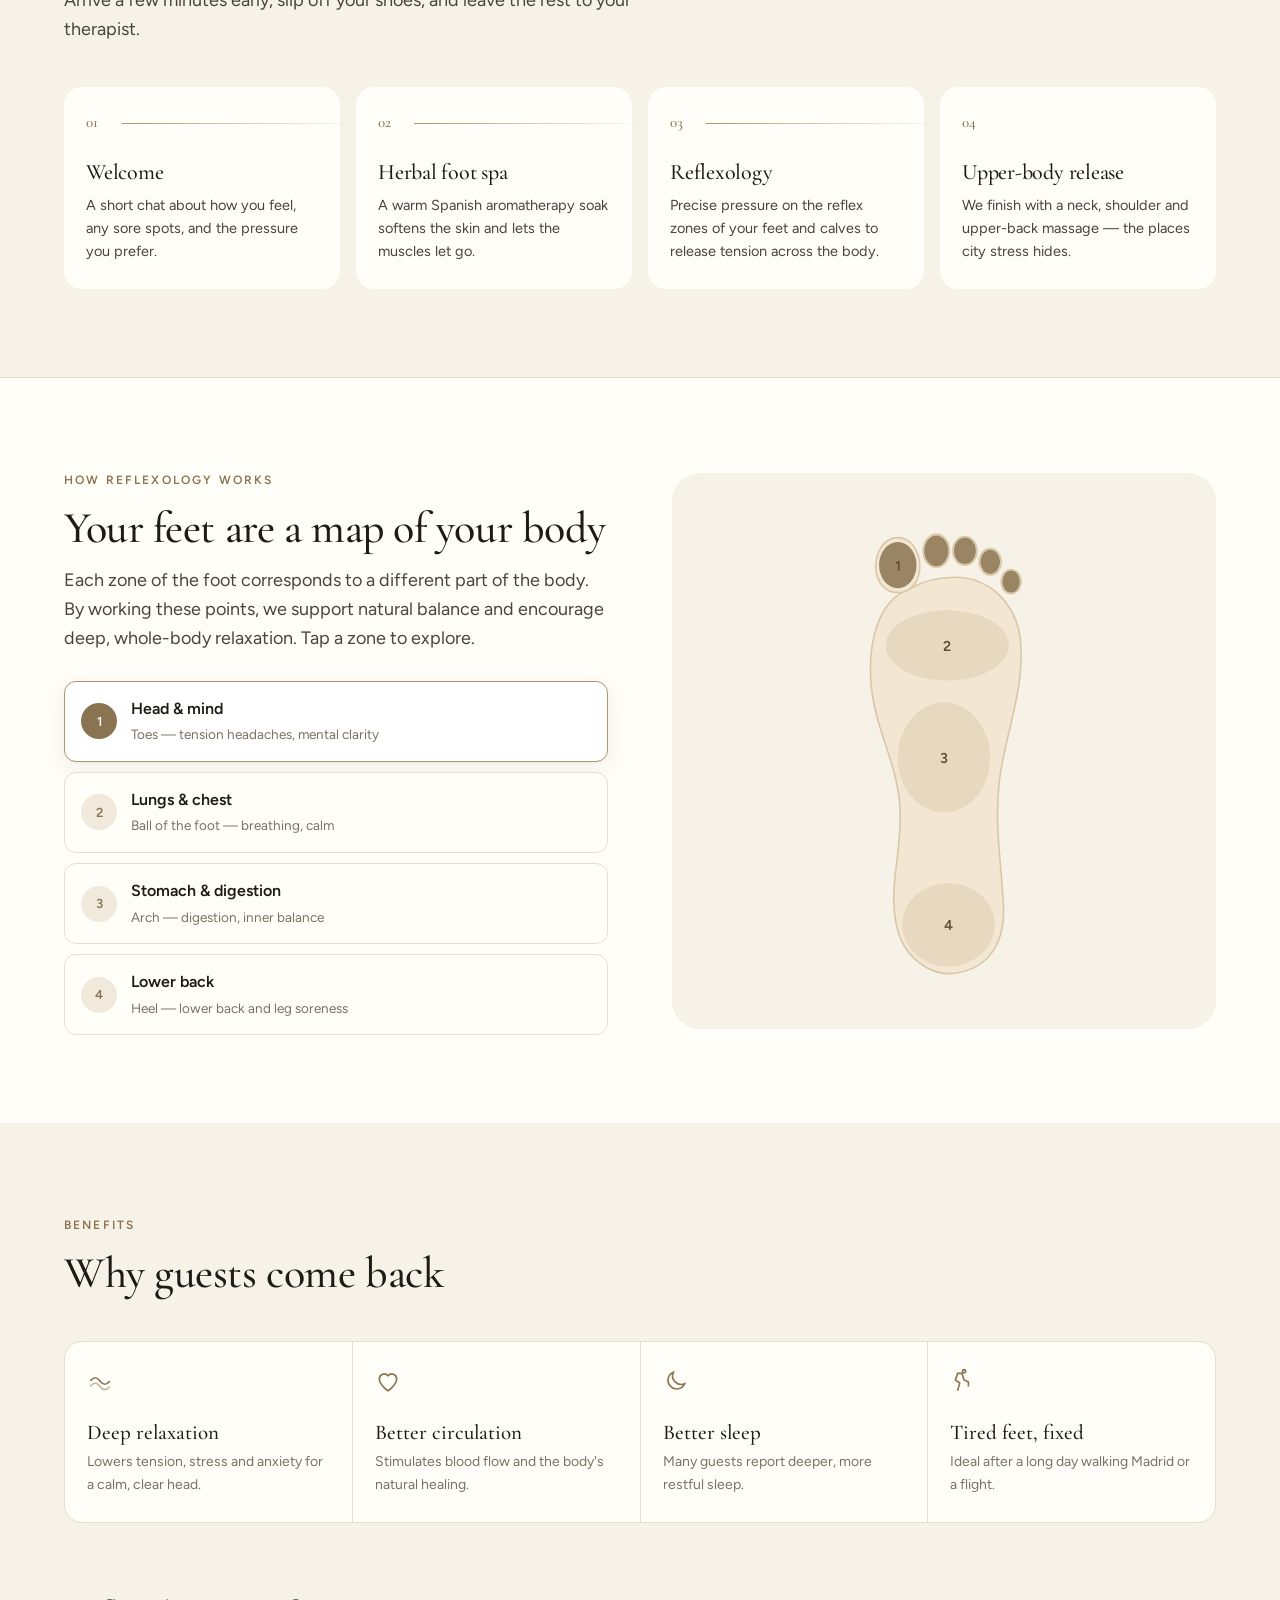
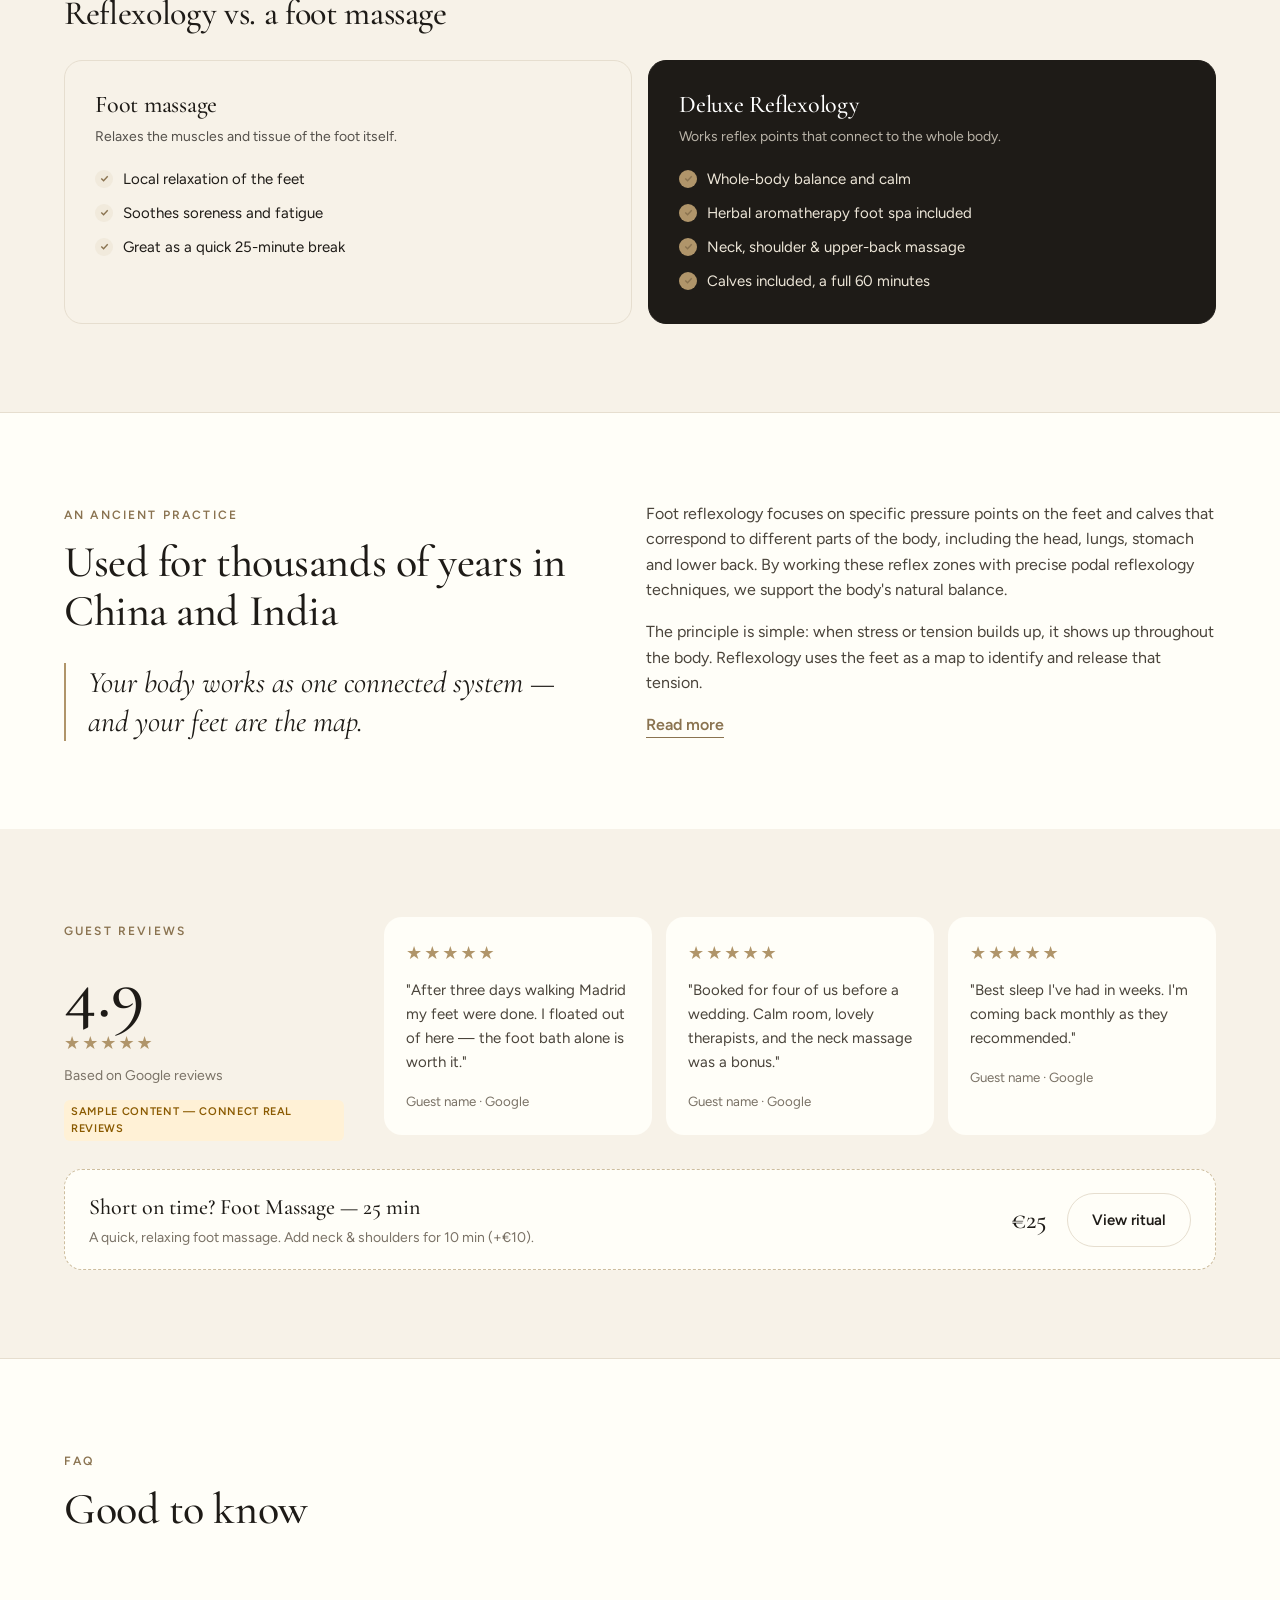
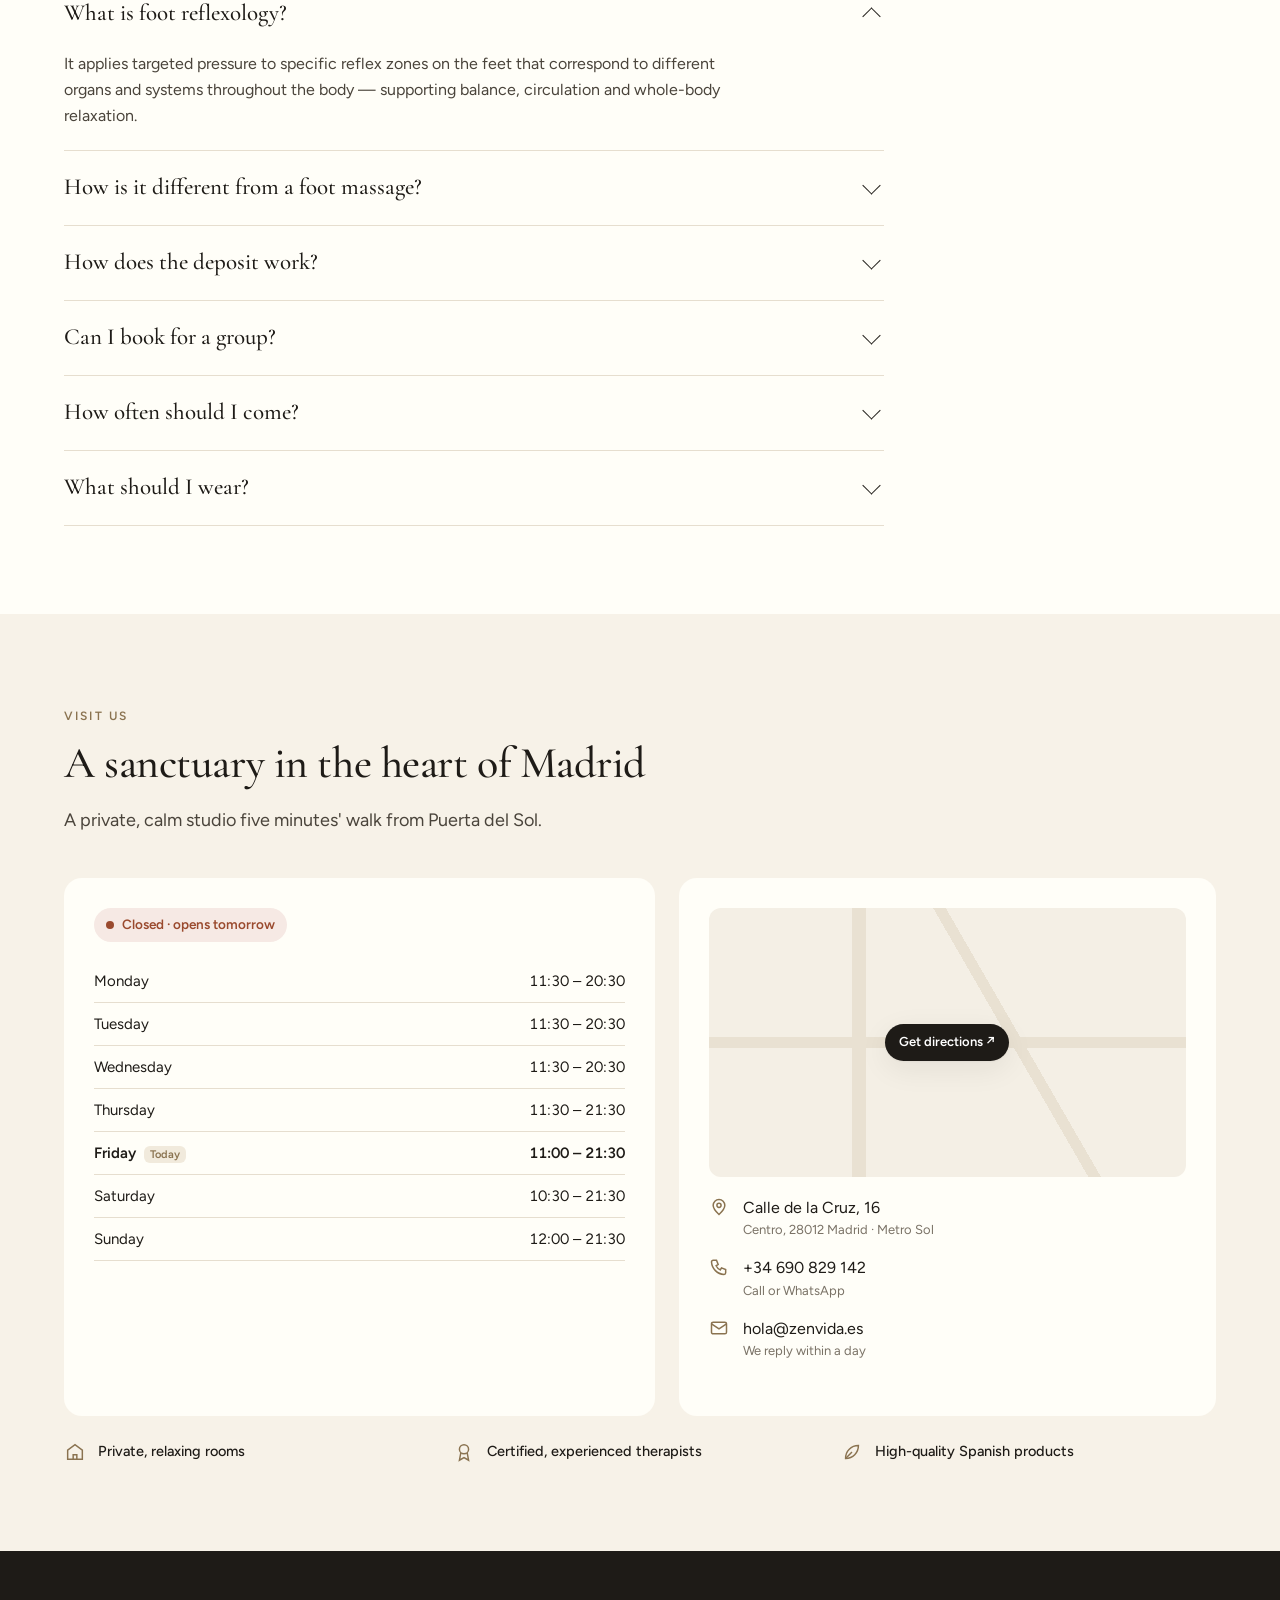
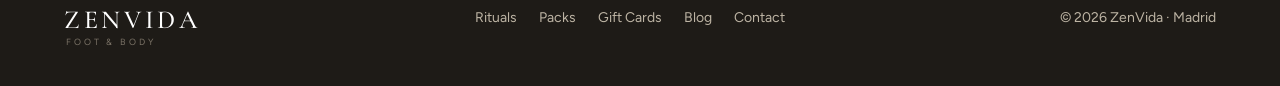
<file: deluxe-reflexology.html>
<!doctype html>
<html lang="en">
<head>
<meta charset="utf-8">
<meta name="robots" content="noindex, nofollow">
<meta name="viewport" content="width=device-width, initial-scale=1">
<title>Deluxe Reflexology in Madrid Centro | ZenVida</title>
<meta name="description" content="60-minute signature reflexology ritual with an aromatherapy foot spa and neck, shoulder and upper-back massage. 5 minutes from Puerta del Sol.">
<link rel="preconnect" href="https://fonts.googleapis.com">
<link rel="preconnect" href="https://fonts.gstatic.com" crossorigin>
<link href="https://fonts.googleapis.com/css2?family=Cormorant+Garamond:ital,wght@0,400;0,500;0,600;1,400&family=Figtree:wght@400;500;600&display=swap" rel="stylesheet">
<style>
:root{
  --paper:#FFFEF8;
  --cream:#F7F2E8;
  --sand-50:#F1EADC;
  --sand:#B0956A;
  --sand-700:#8A7350;
  --ink:#1E1B17;
  --ink-2:#4A443B;
  --muted:#7A7266;
  --line:#E6DECF;
  --sage:#6E7A63;
  --ok:#4F7A4A;
  --radius:18px;
  --radius-sm:12px;
  --shadow:0 1px 2px rgba(30,27,23,.04),0 8px 30px rgba(30,27,23,.07);
  --serif:"Cormorant Garamond",Georgia,serif;
  --sans:"Figtree",system-ui,-apple-system,sans-serif;
}
*{box-sizing:border-box}
html{scroll-behavior:smooth;scroll-padding-top:90px}
body{margin:0;background:var(--paper);color:var(--ink);font:400 16px/1.6 var(--sans);-webkit-font-smoothing:antialiased}
img{max-width:100%;display:block}
a{color:inherit}
button{font:inherit;color:inherit}
.wrap{max-width:1200px;margin:0 auto;padding:0 24px}
h1,h2,h3{font-family:var(--serif);font-weight:500;letter-spacing:-.01em;margin:0}
h2{font-size:clamp(32px,4vw,44px);line-height:1.1}
h3{font-size:24px;line-height:1.2}
.eyebrow{font:600 12px/1 var(--sans);letter-spacing:.18em;text-transform:uppercase;color:var(--sand-700)}
.lead{font-size:18px;color:var(--ink-2)}
.btn{display:inline-flex;align-items:center;justify-content:center;gap:8px;border:0;border-radius:999px;padding:14px 24px;font-weight:600;font-size:15px;cursor:pointer;text-decoration:none;transition:transform .15s,background .2s,box-shadow .2s}
.btn:active{transform:scale(.98)}
.btn-dark{background:var(--ink);color:var(--paper)}
.btn-dark:hover{background:#000}
.btn-sand{background:var(--sand);color:#fff}
.btn-sand:hover{background:var(--sand-700)}
.btn-ghost{background:transparent;border:1px solid var(--line)}
.btn-ghost:hover{border-color:var(--sand)}
:focus-visible{outline:2px solid var(--sand-700);outline-offset:3px}

/* ---------- Promo + header ---------- */
.promo{background:var(--ink);color:#EDE6D8;font-size:13.5px;text-align:center;padding:9px 44px;position:relative}
.promo a{color:#fff;font-weight:600}
.promo button{position:absolute;right:12px;top:50%;transform:translateY(-50%);background:none;border:0;color:#bdb4a4;cursor:pointer;font-size:18px;line-height:1;padding:6px}
header.site{position:sticky;top:0;z-index:40;background:rgba(255,254,248,.88);backdrop-filter:saturate(1.4) blur(12px);-webkit-backdrop-filter:saturate(1.4) blur(12px);border-bottom:1px solid transparent;transition:border-color .2s}
header.site.scrolled{border-bottom-color:var(--line)}
.nav{display:flex;align-items:center;gap:32px;height:72px}
.logo{text-decoration:none;display:flex;flex-direction:column;line-height:1}
.logo b{font:500 26px/1 var(--serif);letter-spacing:.14em}
.logo small{font-size:9px;letter-spacing:.32em;color:var(--muted);margin-top:4px;padding-left:2px}
.nav ul{display:flex;gap:26px;list-style:none;margin:0;padding:0;font-size:14.5px}
.nav ul a{text-decoration:none;color:var(--ink-2)}
.nav ul a:hover,.nav ul a[aria-current]{color:var(--ink)}
.nav ul a[aria-current]{box-shadow:inset 0 -1.5px 0 var(--sand)}
.nav .right{margin-left:auto;display:flex;align-items:center;gap:14px}
.lang{display:flex;border:1px solid var(--line);border-radius:999px;padding:3px;font-size:12.5px;font-weight:600}
.lang button{border:0;background:none;padding:5px 10px;border-radius:999px;cursor:pointer;color:var(--muted)}
.lang button[aria-pressed=true]{background:var(--ink);color:var(--paper)}
.nav .btn{padding:11px 20px;font-size:14px}
.menu-btn{display:none;background:none;border:0;padding:8px;cursor:pointer}

/* ---------- Breadcrumb ---------- */
.crumbs{font-size:13px;color:var(--muted);padding:18px 0 0}
.crumbs a{text-decoration:none}
.crumbs a:hover{color:var(--ink)}
.crumbs span{margin:0 8px;opacity:.5}

/* ---------- Product hero ---------- */
.product{display:grid;grid-template-columns:minmax(0,1fr) 420px;gap:56px;padding:20px 0 72px;align-items:start}
.gallery{display:grid;grid-template-columns:1fr 1fr;grid-template-rows:auto auto;gap:12px}
.gallery figure{margin:0;border-radius:var(--radius);overflow:hidden;background:linear-gradient(135deg,#d9c8a9,#a88d63);position:relative}
.gallery figure:first-child{grid-column:1/-1;aspect-ratio:16/10}
.gallery figure:not(:first-child){aspect-ratio:4/3}
.gallery img{width:100%;height:100%;object-fit:cover}
.gallery .tag{position:absolute;left:14px;top:14px;background:rgba(255,254,248,.92);border-radius:999px;padding:6px 12px;font-size:12px;font-weight:600;letter-spacing:.04em}
.ph{display:flex;align-items:flex-end;padding:16px;color:#fff;font-size:13px;font-weight:500;background:linear-gradient(160deg,#cdbb98,#8e7653)}
.ph.b{background:linear-gradient(160deg,#a7b29c,#6e7a63)}

.intro{margin-top:36px}
.intro h1{font-size:clamp(44px,6vw,68px);line-height:1;margin:14px 0 14px}
.meta{display:flex;flex-wrap:wrap;gap:8px;margin:18px 0 22px}
.chip{display:inline-flex;align-items:center;gap:7px;border:1px solid var(--line);border-radius:999px;padding:7px 13px;font-size:13.5px;color:var(--ink-2);background:var(--paper)}
.chip svg{width:15px;height:15px;color:var(--sand-700)}
.highlights{list-style:none;padding:0;margin:26px 0 0;display:grid;grid-template-columns:repeat(3,1fr);gap:12px}
.highlights li{background:var(--cream);border-radius:var(--radius-sm);padding:16px;font-size:14px;color:var(--ink-2)}
.highlights b{display:block;font:500 20px/1.2 var(--serif);color:var(--ink);margin-bottom:4px}

/* ---------- Booking card ---------- */
.book{position:sticky;top:92px;background:#fff;border:1px solid var(--line);border-radius:22px;box-shadow:var(--shadow);overflow:hidden}
.book-head{padding:22px 24px 18px;border-bottom:1px solid var(--line);display:flex;justify-content:space-between;align-items:flex-end;gap:12px}
.price{font:500 40px/1 var(--serif)}
.price{white-space:nowrap}
.price small{font:400 14px var(--sans);color:var(--muted);margin-left:4px}
.dep{font-size:12.5px;color:var(--ok);background:#EEF3EA;border-radius:999px;padding:5px 10px;font-weight:600;white-space:nowrap}
.book-body{padding:20px 24px 24px;display:grid;grid-template-columns:minmax(0,1fr);gap:22px}
[hidden]{display:none!important}
.field-label{display:flex;justify-content:space-between;align-items:baseline;font-size:13px;font-weight:600;margin-bottom:10px}
.field-label span{font-weight:400;color:var(--muted);font-size:12.5px}
.baths{display:grid;grid-template-columns:repeat(2,1fr);gap:8px}
.bath{position:relative;text-align:left;border:1px solid var(--line);background:var(--paper);border-radius:var(--radius-sm);padding:11px 12px;cursor:pointer;transition:border-color .15s,background .15s}
.bath:hover{border-color:#cbb995}
.bath[aria-checked=true]{border-color:var(--ink);background:#fff;box-shadow:inset 0 0 0 1px var(--ink)}
.bath b{display:block;font-size:14px;font-weight:600}
.bath i{font-style:normal;font-size:12px;color:var(--muted);display:block;line-height:1.35;margin-top:2px}
.bath em{position:absolute;right:10px;top:10px;font-style:normal;font-size:12px;color:var(--sand-700);font-weight:600}
.dot{display:inline-block;width:8px;height:8px;border-radius:50%;margin-right:6px;vertical-align:1px}
.stepper{display:flex;align-items:center;justify-content:space-between;border:1px solid var(--line);border-radius:var(--radius-sm);padding:6px 6px 6px 14px}
.stepper output{font-weight:600}
.stepper .ctrl{display:flex;gap:6px}
.stepper button{width:36px;height:36px;border-radius:10px;border:1px solid var(--line);background:var(--paper);cursor:pointer;font-size:18px;line-height:1}
.stepper button:disabled{opacity:.35;cursor:not-allowed}
.days{display:flex;gap:6px;overflow-x:auto;scrollbar-width:none;margin:0 -24px;padding:0 24px 2px}
.days::-webkit-scrollbar{display:none}
.day{flex:0 0 auto;width:54px;border:1px solid var(--line);border-radius:var(--radius-sm);background:var(--paper);padding:8px 0;text-align:center;cursor:pointer;font-size:11.5px;color:var(--muted);line-height:1.25}
.day b{display:block;font-size:17px;color:var(--ink);font-weight:600;margin:2px 0}
.day[aria-pressed=true]{background:var(--ink);border-color:var(--ink);color:#cfc6b6}
.day[aria-pressed=true] b{color:#fff}
.slots{display:grid;grid-template-columns:repeat(4,1fr);gap:6px;margin-top:10px}
.slot{border:1px solid var(--line);background:var(--paper);border-radius:10px;padding:8px 0;font-size:13.5px;font-weight:500;cursor:pointer}
.slot:hover:not(:disabled){border-color:var(--sand)}
.slot:disabled{color:#c3bbad;text-decoration:line-through;cursor:not-allowed;background:transparent}
.slot[aria-pressed=true]{background:var(--sand);border-color:var(--sand);color:#fff}
.more-slots{background:none;border:0;color:var(--sand-700);font-size:13px;font-weight:600;cursor:pointer;padding:8px 0 0}
.summary{background:var(--cream);border-radius:var(--radius-sm);padding:14px 16px;font-size:14px;display:grid;gap:6px}
.summary div{display:flex;justify-content:space-between;gap:10px}
.summary .muted{color:var(--muted)}
.summary .total{border-top:1px solid var(--line);padding-top:8px;margin-top:2px;font-weight:600}
.book .btn{width:100%;padding:16px}
.fine{font-size:12.5px;color:var(--muted);text-align:center;margin:-8px 0 0;line-height:1.5}
.fine svg{width:13px;height:13px;vertical-align:-2px;margin-right:4px}
.book-foot{display:flex;justify-content:center;gap:18px;font-size:13px;padding:14px;border-top:1px solid var(--line);background:var(--paper)}
.book-foot a{text-decoration:none;color:var(--ink-2);display:inline-flex;align-items:center;gap:6px}
.book-foot a:hover{color:var(--ink)}
.book-foot svg{width:16px;height:16px}

/* ---------- Sections ---------- */
section.block{padding:88px 0;border-top:1px solid var(--line)}
section.alt{background:var(--cream);border-top:0}
.sec-head{max-width:640px;margin-bottom:44px}
.sec-head h2{margin:12px 0 14px}

/* Journey */
.journey{display:grid;grid-template-columns:repeat(4,1fr);gap:16px;counter-reset:s}
.journey li{list-style:none;background:var(--paper);border-radius:var(--radius);padding:26px 22px;position:relative}
.journey li::before{counter-increment:s;content:"0" counter(s);font:500 15px var(--serif);color:var(--sand-700);display:block;margin-bottom:28px}
.journey li:not(:last-child)::after{content:"";position:absolute;top:36px;left:58px;right:-16px;height:1px;background:linear-gradient(90deg,var(--sand),transparent)}
.journey h3{font-size:22px;margin-bottom:8px}
.journey p{margin:0;color:var(--ink-2);font-size:14.5px}
.journey ul{margin:0;padding:0}

/* Foot map */
.map-grid{display:grid;grid-template-columns:1fr 1fr;gap:64px;align-items:center}
.foot-wrap{background:var(--cream);border-radius:28px;display:flex;justify-content:center;padding:36px;gap:20px}
.foot{width:min(220px,40vw);height:auto}
.foot .sole{fill:#F3E7D3;stroke:#D9C7A8;stroke-width:1.5}
.foot .z{fill:var(--sand);opacity:.18;transition:opacity .2s,fill .2s;cursor:pointer}
.foot .z.on{opacity:.85;fill:var(--sand-700)}
.zones{list-style:none;margin:0;padding:0;display:grid;gap:10px}
.zones button{width:100%;text-align:left;display:grid;grid-template-columns:36px 1fr;gap:14px;align-items:center;background:var(--paper);border:1px solid var(--line);border-radius:var(--radius-sm);padding:14px 16px;cursor:pointer;transition:border-color .15s,background .15s}
.zones button[aria-pressed=true]{border-color:var(--sand);background:#fff;box-shadow:var(--shadow)}
.zones .n{width:36px;height:36px;border-radius:50%;display:grid;place-items:center;background:var(--sand-50);font:600 13px var(--sans);color:var(--sand-700)}
.zones button[aria-pressed=true] .n{background:var(--sand-700);color:#fff}
.zones b{display:block;font-weight:600}
.zones small{color:var(--muted);font-size:13.5px}

/* Benefits */
.benefits{display:grid;grid-template-columns:repeat(4,1fr);gap:1px;background:var(--line);border:1px solid var(--line);border-radius:var(--radius);overflow:hidden}
.benefits div{background:var(--paper);padding:26px 22px}
.benefits svg{width:26px;height:26px;color:var(--sand-700);margin-bottom:18px}
.benefits b{display:block;font:500 21px/1.2 var(--serif);margin-bottom:6px}
.benefits p{margin:0;font-size:14px;color:var(--muted)}

/* Compare */
.compare{display:grid;grid-template-columns:1fr 1fr;gap:16px}
.cmp{border-radius:var(--radius);padding:30px;border:1px solid var(--line)}
.cmp.us{background:var(--ink);color:#EDE6D8;border-color:var(--ink)}
.cmp.us h3{color:#fff}
.cmp h3{margin-bottom:6px}
.cmp p.sub{margin:0 0 18px;font-size:14px;opacity:.75}
.cmp ul{margin:0;padding:0;list-style:none;display:grid;gap:10px;font-size:15px}
.cmp li{display:flex;gap:10px}
.cmp li::before{content:"";flex:0 0 18px;height:18px;margin-top:3px;border-radius:50%;background:var(--sand-50) url("data:image/svg+xml,%3Csvg xmlns='http://www.w3.org/2000/svg' viewBox='0 0 24 24' fill='none' stroke='%238A7350' stroke-width='3'%3E%3Cpath d='M5 12l5 5L19 7'/%3E%3C/svg%3E") center/11px no-repeat}
.cmp.us li::before{background-color:var(--sand)}

/* Story */
.story{display:grid;grid-template-columns:1fr 1.1fr;gap:64px;align-items:start}
.story .prose p{margin:0 0 16px;color:var(--ink-2)}
.story .prose.clamp p:nth-child(n+3){display:none}
.link-btn{background:none;border:0;padding:0;font-weight:600;color:var(--sand-700);cursor:pointer;border-bottom:1px solid currentColor}
.quote{font:italic 400 30px/1.3 var(--serif);margin:0;padding-left:22px;border-left:2px solid var(--sand)}

/* Reviews */
.reviews{display:grid;grid-template-columns:280px 1fr;gap:40px;align-items:start}
.score{font:500 72px/1 var(--serif)}
.stars{color:var(--sand);letter-spacing:2px;font-size:18px}
.rev-list{display:grid;grid-template-columns:repeat(3,1fr);gap:14px}
.rev{background:var(--paper);border-radius:var(--radius);padding:22px}
.rev p{margin:10px 0 14px;font-size:15px;color:var(--ink-2)}
.rev small{color:var(--muted)}
.sample{display:inline-block;font-size:11px;font-weight:600;letter-spacing:.06em;text-transform:uppercase;background:#FFF1D6;color:#8a5a00;border-radius:6px;padding:3px 7px;margin-top:12px}

/* Upsell */
.alt-card{display:flex;align-items:center;gap:20px;border:1px dashed #cdbd9e;border-radius:var(--radius);padding:20px 24px;margin-top:28px;background:var(--paper)}
.alt-card .t{flex:1}
.alt-card b{font-family:var(--serif);font-size:22px;font-weight:500}
.alt-card p{margin:2px 0 0;font-size:14px;color:var(--muted)}

/* FAQ */
.faq{max-width:820px}
.faq details{border-bottom:1px solid var(--line)}
.faq summary{list-style:none;cursor:pointer;padding:22px 40px 22px 0;font:500 23px/1.3 var(--serif);position:relative}
.faq summary::-webkit-details-marker{display:none}
.faq summary::after{content:"";position:absolute;right:6px;top:50%;width:12px;height:12px;border-right:1.5px solid var(--ink);border-bottom:1.5px solid var(--ink);transform:translateY(-70%) rotate(45deg);transition:transform .2s}
.faq details[open] summary::after{transform:translateY(-30%) rotate(-135deg)}
.faq .a{padding:0 0 22px;color:var(--ink-2);max-width:680px}
.faq .a p{margin:0}

/* Visit */
.visit{display:grid;grid-template-columns:1.1fr 1fr;gap:24px}
.visit-card{background:var(--paper);border-radius:var(--radius);padding:30px}
.open-now{display:inline-flex;align-items:center;gap:8px;font-size:13.5px;font-weight:600;border-radius:999px;padding:6px 12px;background:#EEF3EA;color:var(--ok)}
.open-now.closed{background:#F6E9E4;color:#9a4a2e}
.open-now::before{content:"";width:8px;height:8px;border-radius:50%;background:currentColor}
.hours{width:100%;border-collapse:collapse;margin-top:18px;font-size:15px}
.hours td{padding:9px 0;border-bottom:1px solid var(--line)}
.hours td:last-child{text-align:right;font-variant-numeric:tabular-nums}
.hours tr.today td{font-weight:600}
.hours tr.today td:first-child::after{content:"Today";margin-left:8px;font-size:11px;background:var(--sand-50);color:var(--sand-700);border-radius:6px;padding:2px 6px;font-weight:600}
.contact-rows{display:grid;gap:14px;margin:18px 0 24px}
.contact-rows a,.contact-rows div{display:flex;gap:14px;text-decoration:none;align-items:flex-start}
.contact-rows svg{width:20px;height:20px;color:var(--sand-700);flex:0 0 auto;margin-top:2px}
.contact-rows small{display:block;color:var(--muted);font-size:13px}
.map-tile{border-radius:var(--radius-sm);overflow:hidden;aspect-ratio:16/9;background:
  linear-gradient(0deg,transparent 48%,#e9e1d2 48%,#e9e1d2 52%,transparent 52%),
  linear-gradient(90deg,transparent 30%,#e9e1d2 30%,#e9e1d2 33%,transparent 33%),
  linear-gradient(60deg,transparent 60%,#e9e1d2 60%,#e9e1d2 62%,transparent 62%),
  #F4EFE5;display:grid;place-items:center;position:relative;text-decoration:none}
.map-tile .pin{background:var(--ink);color:#fff;border-radius:999px;padding:8px 14px;font-size:13px;font-weight:600;box-shadow:var(--shadow)}
.trust{display:grid;grid-template-columns:repeat(3,1fr);gap:14px;margin-top:24px}
.trust div{display:flex;gap:12px;align-items:center;font-size:14.5px;font-weight:500}
.trust svg{width:22px;height:22px;color:var(--sand-700);flex:0 0 auto}

footer{background:var(--ink);color:#bdb4a4;padding:56px 0 40px;font-size:14px}
footer .wrap{display:flex;justify-content:space-between;gap:24px;flex-wrap:wrap}
footer .logo b{color:#fff}
footer a{text-decoration:none}
footer a:hover{color:#fff}
footer nav{display:flex;gap:22px;flex-wrap:wrap}

/* Mobile sticky bar */
.mbar{display:none}
.toast{position:fixed;left:50%;bottom:24px;transform:translate(-50%,20px);opacity:0;visibility:hidden;background:var(--ink);color:#fff;border-radius:14px;padding:14px 18px;font-size:14px;box-shadow:0 10px 40px rgba(0,0,0,.25);transition:transform .3s,opacity .3s,visibility .3s;z-index:60;max-width:calc(100% - 32px)}
.toast.show{transform:translate(-50%,0);opacity:1;visibility:visible}

/* ---------- Responsive ---------- */
@media (max-width:1040px){
  .product{grid-template-columns:1fr;gap:36px}
  .book{position:static}
  .journey{grid-template-columns:repeat(2,1fr)}
  .journey li::after{display:none}
  .benefits{grid-template-columns:repeat(2,1fr)}
  .reviews{grid-template-columns:1fr}
  .nav ul{display:none}
  .menu-btn{display:block}
}
@media (max-width:760px){
  .wrap{padding:0 16px}
  .nav{height:62px;gap:12px}
  .nav .btn{display:none}
  .logo b{font-size:22px}
  .gallery{margin:0 -16px;grid-template-columns:1fr;gap:0}
  .gallery figure{border-radius:0}
  .gallery figure:first-child{aspect-ratio:4/3}
  .gallery figure:not(:first-child){display:none}
  .intro{margin-top:22px}
  .highlights{grid-template-columns:1fr}
  .highlights li{display:flex;gap:12px;align-items:baseline}
  .highlights b{margin:0;min-width:84px}
  .map-grid,.story,.compare,.visit{grid-template-columns:1fr;gap:28px}
  .rev-list{grid-template-columns:1fr}
  .journey,.benefits,.trust{grid-template-columns:1fr}
  section.block{padding:64px 0}
  .faq summary{font-size:21px}
  .foot-wrap{padding:24px}
  .alt-card{flex-direction:column;align-items:flex-start}
  .mbar{display:flex;position:fixed;left:0;right:0;bottom:0;z-index:50;background:rgba(255,254,248,.96);backdrop-filter:blur(10px);-webkit-backdrop-filter:blur(10px);border-top:1px solid var(--line);padding:12px 16px calc(12px + env(safe-area-inset-bottom));align-items:center;gap:14px;transform:translateY(110%);transition:transform .25s}
  .mbar.show{transform:none}
  .mbar .p{flex:1;line-height:1.2}
  .mbar .p b{font:500 26px var(--serif)}
  .mbar .p small{display:block;color:var(--muted);font-size:12.5px}
  body{padding-bottom:84px}
}
@media (prefers-reduced-motion:reduce){*{transition:none!important;scroll-behavior:auto!important}}
</style>
</head>
<body>
<div style="background:#F1EADC;color:#4A443B;font:500 12.5px/1.4 Figtree,system-ui,sans-serif;text-align:center;padding:7px 16px;border-bottom:1px solid #E6DECF"><b style="color:#1E1B17">Redesign concept</b> · Interactive prototype, not the live site · <a href="index.html" style="color:#8A7350;font-weight:600">All concepts</a></div>

<div class="promo" id="promo">
  Short on time? Try our <a href="#alt">25-min Foot Massage — €25</a>
  <button aria-label="Dismiss" onclick="this.parentElement.remove()">×</button>
</div>

<header class="site" id="hdr">
  <div class="wrap nav">
    <a class="logo" href="#" aria-label="ZenVida home"><b>ZENVIDA</b><small>FOOT &amp; BODY</small></a>
    <ul>
      <li><a href="#" aria-current="page">Rituals</a></li>
      <li><a href="#">Special Offers</a></li>
      <li><a href="#">Packs</a></li>
      <li><a href="#">Gift Cards</a></li>
      <li><a href="#">About</a></li>
      <li><a href="#visit">Contact</a></li>
    </ul>
    <div class="right">
      <div class="lang" role="group" aria-label="Language">
        <button aria-pressed="true">EN</button><button aria-pressed="false">ES</button>
      </div>
      <a class="btn btn-dark" href="#book">Book now</a>
      <button class="menu-btn" aria-label="Open menu"><svg width="24" height="24" viewBox="0 0 24 24" fill="none" stroke="currentColor" stroke-width="1.6"><path d="M4 7h16M4 12h16M4 17h16"/></svg></button>
    </div>
  </div>
</header>

<main>
<div class="wrap">
  <nav class="crumbs" aria-label="Breadcrumb"><a href="rituals.html">Rituals</a><span>/</span><a href="#">Feet &amp; Legs</a><span>/</span>Deluxe Reflexology</nav>

  <div class="product">
    <!-- Left: gallery + intro -->
    <div>
      <div class="gallery">
        <figure>
          <img src="https://static.wixstatic.com/media/b84849_9e0380cb868c40ad91407065069912cc~mv2.jpg/v1/fill/w_1600,h_1000,al_c,q_85,enc_auto/b84849_9e0380cb868c40ad91407065069912cc~mv2.jpg" alt="Aromatherapy herbal foot spa with fresh petals and herbs" onerror="this.remove()">
          <span class="tag">Signature ritual</span>
        </figure>
        <figure class="ph">Treatment room · photo</figure>
        <figure class="ph b">Mar Menor salts · photo</figure>
      </div>

      <div class="intro">
        <span class="eyebrow">Foot ritual · Madrid Centro</span>
        <h1>Deluxe Reflexology</h1>
        <p class="lead">Our signature 60-minute ritual: an aromatherapy herbal foot spa, deep reflexology for the feet and calves, and a neck, shoulder and upper-back massage — a complete release from head to toe.</p>
        <div class="meta">
          <span class="chip"><svg viewBox="0 0 24 24" fill="none" stroke="currentColor" stroke-width="1.8"><circle cx="12" cy="12" r="9"/><path d="M12 7v5l3 2"/></svg>60 minutes</span>
          <span class="chip"><svg viewBox="0 0 24 24" fill="none" stroke="currentColor" stroke-width="1.8"><path d="M12 21s-7-6.2-7-11a7 7 0 1 1 14 0c0 4.8-7 11-7 11z"/><circle cx="12" cy="10" r="2.5"/></svg>5 min from Puerta del Sol</span>
          <span class="chip"><svg viewBox="0 0 24 24" fill="none" stroke="currentColor" stroke-width="1.8"><circle cx="9" cy="8" r="3.2"/><path d="M3 20c0-3.3 2.7-6 6-6s6 2.7 6 6M16 4.5a3 3 0 0 1 0 6M21 20c0-2.6-1.6-4.8-4-5.6"/></svg>Solo or groups up to 6</span>
        </div>
        <ul class="highlights">
          <li><b>Foot spa</b>Spanish aromatherapy herbal soak</li>
          <li><b>Reflexology</b>Pressure-point work on feet &amp; calves</li>
          <li><b>Upper body</b>Neck, shoulders &amp; upper back</li>
        </ul>
      </div>
    </div>

    <!-- Right: booking -->
    <aside class="book" id="book" aria-label="Book Deluxe Reflexology">
      <div class="book-head">
        <div class="price">€60<small>/ person · 60 min</small></div>
        <span class="dep">€25 deposit today</span>
      </div>
      <div class="book-body">
        <div>
          <div class="field-label">Foot bath upgrade <span>Paid at the studio</span></div>
          <div class="baths" role="radiogroup" aria-label="Foot bath upgrade">
            <button class="bath" role="radio" aria-checked="true" data-bath="none" data-price="0"><b>Classic</b><i>Herbal aromatherapy soak</i><em>Incl.</em></button>
            <button class="bath" role="radio" aria-checked="false" data-bath="Relax" data-price="5"><b><span class="dot" style="background:#B79AC8"></span>Relax</b><i>Lavender, geranium &amp; rose</i><em>+€5</em></button>
            <button class="bath" role="radio" aria-checked="false" data-bath="Revive" data-price="5"><b><span class="dot" style="background:#E3B04B"></span>Revive</b><i>Citrus, fresh mint &amp; rosemary</i><em>+€5</em></button>
            <button class="bath" role="radio" aria-checked="false" data-bath="Recover" data-price="5"><b><span class="dot" style="background:#7FA392"></span>Recover</b><i>Mar Menor salts for sore feet</i><em>+€5</em></button>
          </div>
        </div>

        <div>
          <div class="field-label">Guests <span>Book together, side by side</span></div>
          <div class="stepper">
            <output id="guests" aria-live="polite">1 guest</output>
            <div class="ctrl">
              <button id="gMinus" aria-label="Fewer guests" disabled>−</button>
              <button id="gPlus" aria-label="More guests">+</button>
            </div>
          </div>
        </div>

        <div>
          <div class="field-label">Date &amp; time <span id="dayHours"></span></div>
          <div class="days" id="days" role="group" aria-label="Choose a day"></div>
          <div class="slots" id="slots" role="group" aria-label="Choose a time"></div>
          <button class="more-slots" id="moreSlots">Show all times</button>
        </div>

        <div class="summary" aria-live="polite">
          <div><span id="sLine">Deluxe Reflexology × 1</span><span id="sBase">€60</span></div>
          <div id="sBathRow" hidden><span id="sBath">Foot bath</span><span id="sBathP">+€5</span></div>
          <div class="muted"><span id="sWhen">Pick a time</span><span></span></div>
          <div class="total"><span>Due today (deposit)</span><span id="sDep">€25</span></div>
          <div class="muted"><span>Pay at the studio</span><span id="sRest">€35</span></div>
        </div>

        <button class="btn btn-dark" id="cta">Choose a time to continue</button>
        <p class="fine"><svg viewBox="0 0 24 24" fill="none" stroke="currentColor" stroke-width="2"><rect x="4" y="11" width="16" height="10" rx="2"/><path d="M8 11V7a4 4 0 0 1 8 0v4"/></svg>Secure card payment · Free changes up to 4 hours before</p>
      </div>
      <div class="book-foot">
        <a href="https://wa.me/34690829142"><svg viewBox="0 0 24 24" fill="currentColor"><path d="M12 2a10 10 0 0 0-8.6 15.1L2 22l5-1.3A10 10 0 1 0 12 2zm0 18.2a8.2 8.2 0 0 1-4.2-1.2l-.3-.2-3 .8.8-2.9-.2-.3A8.2 8.2 0 1 1 12 20.2zm4.5-6.1c-.2-.1-1.5-.7-1.7-.8-.2-.1-.4-.1-.6.1l-.8 1c-.1.2-.3.2-.5.1a6.7 6.7 0 0 1-3.3-2.9c-.3-.4.3-.4.7-1.4.1-.2 0-.3 0-.4l-.8-1.8c-.2-.5-.4-.4-.6-.4h-.5a1 1 0 0 0-.7.3 3 3 0 0 0-.9 2.2 5.1 5.1 0 0 0 1.1 2.7 11.6 11.6 0 0 0 4.4 3.9c1.6.7 2.3.8 3.1.6.5-.1 1.5-.6 1.7-1.2.2-.6.2-1.1.1-1.2l-.5-.3z"/></svg>Ask on WhatsApp</a>
        <a href="tel:+34690829142"><svg viewBox="0 0 24 24" fill="none" stroke="currentColor" stroke-width="1.8"><path d="M5 4h4l2 5-2.5 1.5a11 11 0 0 0 5 5L15 13l5 2v4a2 2 0 0 1-2 2A16 16 0 0 1 3 6a2 2 0 0 1 2-2"/></svg>Call us</a>
      </div>
    </aside>
  </div>
</div>

<!-- What happens -->
<section class="block alt">
  <div class="wrap">
    <div class="sec-head">
      <span class="eyebrow">Your 60 minutes</span>
      <h2>What happens during the ritual</h2>
      <p class="lead">Arrive a few minutes early, slip off your shoes, and leave the rest to your therapist.</p>
    </div>
    <ol class="journey" style="padding:0;margin:0">
      <li><h3>Welcome</h3><p>A short chat about how you feel, any sore spots, and the pressure you prefer.</p></li>
      <li><h3>Herbal foot spa</h3><p>A warm Spanish aromatherapy soak softens the skin and lets the muscles let go.</p></li>
      <li><h3>Reflexology</h3><p>Precise pressure on the reflex zones of your feet and calves to release tension across the body.</p></li>
      <li><h3>Upper-body release</h3><p>We finish with a neck, shoulder and upper-back massage — the places city stress hides.</p></li>
    </ol>
  </div>
</section>

<!-- Foot map -->
<section class="block">
  <div class="wrap map-grid">
    <div>
      <span class="eyebrow">How reflexology works</span>
      <h2 style="margin:12px 0 14px">Your feet are a map of your body</h2>
      <p class="lead" style="margin:0 0 28px">Each zone of the foot corresponds to a different part of the body. By working these points, we support natural balance and encourage deep, whole-body relaxation. Tap a zone to explore.</p>
      <ul class="zones" id="zones">
        <li><button data-z="head" aria-pressed="true"><span class="n">1</span><span><b>Head &amp; mind</b><small>Toes — tension headaches, mental clarity</small></span></button></li>
        <li><button data-z="lungs" aria-pressed="false"><span class="n">2</span><span><b>Lungs &amp; chest</b><small>Ball of the foot — breathing, calm</small></span></button></li>
        <li><button data-z="stomach" aria-pressed="false"><span class="n">3</span><span><b>Stomach &amp; digestion</b><small>Arch — digestion, inner balance</small></span></button></li>
        <li><button data-z="back" aria-pressed="false"><span class="n">4</span><span><b>Lower back</b><small>Heel — lower back and leg soreness</small></span></button></li>
      </ul>
    </div>
    <div class="foot-wrap" aria-hidden="true">
      <svg class="foot" viewBox="0 0 200 440">
        <path class="sole" d="M70 72C40 82 30 122 34 162c4 40 24 70 26 110 2 40-10 68-4 103 6 35 34 50 54 47 30-4 46-27 44-62-2-40-8-70-4-110 4-40 22-80 20-125-2-40-30-63-60-63-15 0-28 3-40 10z"/>
        <path class="sole" d="M58 26c12 0 20 12 20 26s-8 24-20 24-20-10-20-24 8-26 20-26z"/>
        <ellipse class="sole" cx="93" cy="38" rx="12" ry="15"/><ellipse class="sole" cx="119" cy="38" rx="11" ry="13"/><ellipse class="sole" cx="142" cy="48" rx="10" ry="12"/><ellipse class="sole" cx="161" cy="66" rx="9" ry="11"/>
        <g class="z" data-z="head">
          <ellipse cx="58" cy="51" rx="17" ry="21"/><ellipse cx="93" cy="38" rx="11" ry="14"/><ellipse cx="119" cy="38" rx="10" ry="12"/><ellipse cx="142" cy="48" rx="9" ry="11"/><ellipse cx="161" cy="66" rx="8" ry="10"/>
        </g>
        <ellipse class="z" data-z="lungs" cx="103" cy="124" rx="56" ry="32"/>
        <ellipse class="z" data-z="stomach" cx="100" cy="226" rx="42" ry="50"/>
        <ellipse class="z" data-z="back" cx="104" cy="378" rx="42" ry="38"/>
        <g fill="#5E4D33" font-family="Figtree" font-size="13" font-weight="600" text-anchor="middle" pointer-events="none">
          <text x="58" y="56">1</text><text x="103" y="129">2</text><text x="100" y="231">3</text><text x="104" y="383">4</text>
        </g>
      </svg>
    </div>
  </div>
</section>

<!-- Benefits -->
<section class="block alt">
  <div class="wrap">
    <div class="sec-head">
      <span class="eyebrow">Benefits</span>
      <h2>Why guests come back</h2>
    </div>
    <div class="benefits">
      <div><svg viewBox="0 0 24 24" fill="none" stroke="currentColor" stroke-width="1.5"><path d="M3 12c3-4 6-4 9 0s6 4 9 0"/><path d="M3 17c3-4 6-4 9 0s6 4 9 0" opacity=".5"/></svg><b>Deep relaxation</b><p>Lowers tension, stress and anxiety for a calm, clear head.</p></div>
      <div><svg viewBox="0 0 24 24" fill="none" stroke="currentColor" stroke-width="1.5"><path d="M12 21s-8-5.3-8-11a4.5 4.5 0 0 1 8-2.8A4.5 4.5 0 0 1 20 10c0 5.7-8 11-8 11z"/></svg><b>Better circulation</b><p>Stimulates blood flow and the body's natural healing.</p></div>
      <div><svg viewBox="0 0 24 24" fill="none" stroke="currentColor" stroke-width="1.5"><path d="M20 14.5A8 8 0 0 1 9.5 4 8 8 0 1 0 20 14.5z"/></svg><b>Better sleep</b><p>Many guests report deeper, more restful sleep.</p></div>
      <div><svg viewBox="0 0 24 24" fill="none" stroke="currentColor" stroke-width="1.5"><path d="M7 21l2-7-4-3 2-6h4l2 6 4 2v4"/><circle cx="13" cy="3" r="1.5"/></svg><b>Tired feet, fixed</b><p>Ideal after a long day walking Madrid or a flight.</p></div>
    </div>

    <div class="sec-head" style="margin:72px 0 28px"><h2 style="font-size:34px">Reflexology vs. a foot massage</h2></div>
    <div class="compare">
      <div class="cmp">
        <h3>Foot massage</h3>
        <p class="sub">Relaxes the muscles and tissue of the foot itself.</p>
        <ul><li>Local relaxation of the feet</li><li>Soothes soreness and fatigue</li><li>Great as a quick 25-minute break</li></ul>
      </div>
      <div class="cmp us">
        <h3>Deluxe Reflexology</h3>
        <p class="sub">Works reflex points that connect to the whole body.</p>
        <ul><li>Whole-body balance and calm</li><li>Herbal aromatherapy foot spa included</li><li>Neck, shoulder &amp; upper-back massage</li><li>Calves included, a full 60 minutes</li></ul>
      </div>
    </div>
  </div>
</section>

<!-- Story -->
<section class="block">
  <div class="wrap story">
    <div>
      <span class="eyebrow">An ancient practice</span>
      <h2 style="margin:12px 0 28px">Used for thousands of years in China and India</h2>
      <blockquote class="quote">Your body works as one connected system — and your feet are the map.</blockquote>
    </div>
    <div>
      <div class="prose clamp" id="prose">
        <p>Foot reflexology focuses on specific pressure points on the feet and calves that correspond to different parts of the body, including the head, lungs, stomach and lower back. By working these reflex zones with precise podal reflexology techniques, we support the body's natural balance.</p>
        <p>The principle is simple: when stress or tension builds up, it shows up throughout the body. Reflexology uses the feet as a map to identify and release that tension.</p>
        <p>Reflexology also supports the connection between physical and emotional wellbeing. Working specific pressure points can reduce tension, ease anxiety and lead to a feeling of calm and mental clarity.</p>
        <p>For people walking a lot in a city like Madrid, it is especially helpful for easing tired feet, reducing soreness in the legs and lower back, and helping with travel fatigue.</p>
      </div>
      <button class="link-btn" id="readMore" aria-expanded="false">Read more</button>
    </div>
  </div>
</section>

<!-- Reviews -->
<section class="block alt">
  <div class="wrap reviews">
    <div>
      <span class="eyebrow">Guest reviews</span>
      <div class="score" style="margin-top:14px">4.9</div>
      <div class="stars" aria-label="4.9 out of 5">★★★★★</div>
      <p style="color:var(--muted);font-size:14px;margin:8px 0 0">Based on Google reviews</p>
      <span class="sample">Sample content — connect real reviews</span>
    </div>
    <div class="rev-list">
      <div class="rev"><div class="stars">★★★★★</div><p>"After three days walking Madrid my feet were done. I floated out of here — the foot bath alone is worth it."</p><small>Guest name · Google</small></div>
      <div class="rev"><div class="stars">★★★★★</div><p>"Booked for four of us before a wedding. Calm room, lovely therapists, and the neck massage was a bonus."</p><small>Guest name · Google</small></div>
      <div class="rev"><div class="stars">★★★★★</div><p>"Best sleep I've had in weeks. I'm coming back monthly as they recommended."</p><small>Guest name · Google</small></div>
    </div>
  </div>
  <div class="wrap">
    <div class="alt-card" id="alt">
      <div class="t"><b>Short on time? Foot Massage — 25 min</b><p>A quick, relaxing foot massage. Add neck &amp; shoulders for 10 min (+€10).</p></div>
      <strong style="font:500 26px var(--serif)">€25</strong>
      <a class="btn btn-ghost" href="#">View ritual</a>
    </div>
  </div>
</section>

<!-- FAQ -->
<section class="block">
  <div class="wrap">
    <div class="sec-head"><span class="eyebrow">FAQ</span><h2 style="margin-top:12px">Good to know</h2></div>
    <div class="faq">
      <details open><summary>What is foot reflexology?</summary><div class="a"><p>It applies targeted pressure to specific reflex zones on the feet that correspond to different organs and systems throughout the body — supporting balance, circulation and whole-body relaxation.</p></div></details>
      <details><summary>How is it different from a foot massage?</summary><div class="a"><p>A foot massage relaxes the muscles and tissue of the foot itself. Reflexology works on pressure points that correspond to the rest of the body, aiming for whole-body balance and wellbeing — not just local relaxation.</p></div></details>
      <details><summary>How does the deposit work?</summary><div class="a"><p>You pay a €25 deposit per guest by card when you book. The rest — plus any foot bath upgrade — is paid at the studio after your treatment.</p></div></details>
      <details><summary>Can I book for a group?</summary><div class="a"><p>Yes. Set the number of guests (2–6) in the booking box and we'll schedule your treatments together.</p></div></details>
      <details><summary>How often should I come?</summary><div class="a"><p>We recommend every two weeks or monthly for best results, though this can vary with your needs.</p></div></details>
      <details><summary>What should I wear?</summary><div class="a"><p>Comfortable clothing you can roll up to the knee. We provide everything else.</p></div></details>
    </div>
  </div>
</section>

<!-- Visit -->
<section class="block alt" id="visit">
  <div class="wrap">
    <div class="sec-head"><span class="eyebrow">Visit us</span><h2 style="margin-top:12px">A sanctuary in the heart of Madrid</h2><p class="lead">A private, calm studio five minutes' walk from Puerta del Sol.</p></div>
    <div class="visit">
      <div class="visit-card">
        <span class="open-now" id="openNow">Open now</span>
        <table class="hours" id="hours"></table>
      </div>
      <div class="visit-card">
        <a class="map-tile" href="https://www.google.com/maps/search/?api=1&query=Calle+de+la+Cruz+16+28012+Madrid" target="_blank" rel="noopener"><span class="pin">Get directions ↗</span></a>
        <div class="contact-rows">
          <div><svg viewBox="0 0 24 24" fill="none" stroke="currentColor" stroke-width="1.8"><path d="M12 21s-7-6.2-7-11a7 7 0 1 1 14 0c0 4.8-7 11-7 11z"/><circle cx="12" cy="10" r="2.5"/></svg><span>Calle de la Cruz, 16<small>Centro, 28012 Madrid · Metro Sol</small></span></div>
          <a href="tel:+34690829142"><svg viewBox="0 0 24 24" fill="none" stroke="currentColor" stroke-width="1.8"><path d="M5 4h4l2 5-2.5 1.5a11 11 0 0 0 5 5L15 13l5 2v4a2 2 0 0 1-2 2A16 16 0 0 1 3 6a2 2 0 0 1 2-2"/></svg><span>+34 690 829 142<small>Call or WhatsApp</small></span></a>
          <a href="mailto:hola@zenvida.es"><svg viewBox="0 0 24 24" fill="none" stroke="currentColor" stroke-width="1.8"><rect x="3" y="5" width="18" height="14" rx="2"/><path d="M3 7l9 6 9-6"/></svg><span>hola@zenvida.es<small>We reply within a day</small></span></a>
        </div>
      </div>
    </div>
    <div class="trust">
      <div><svg viewBox="0 0 24 24" fill="none" stroke="currentColor" stroke-width="1.6"><path d="M4 20V10l8-6 8 6v10z"/><path d="M10 20v-5h4v5"/></svg>Private, relaxing rooms</div>
      <div><svg viewBox="0 0 24 24" fill="none" stroke="currentColor" stroke-width="1.6"><circle cx="12" cy="9" r="5"/><path d="M8.5 13 7 21l5-3 5 3-1.5-8"/></svg>Certified, experienced therapists</div>
      <div><svg viewBox="0 0 24 24" fill="none" stroke="currentColor" stroke-width="1.6"><path d="M5 19c0-8 6-14 14-14 0 8-6 14-14 14z"/><path d="M5 19l7-7"/></svg>High-quality Spanish products</div>
    </div>
  </div>
</section>
</main>

<footer>
  <div class="wrap">
    <a class="logo" href="#"><b>ZENVIDA</b><small>FOOT &amp; BODY</small></a>
    <nav><a href="#">Rituals</a><a href="#">Packs</a><a href="#">Gift Cards</a><a href="#">Blog</a><a href="#visit">Contact</a></nav>
    <span>© 2026 ZenVida · Madrid</span>
  </div>
</footer>

<div class="mbar" id="mbar">
  <div class="p"><b>€60</b><small>60 min · €25 deposit</small></div>
  <a class="btn btn-dark" href="#book">Book a time</a>
</div>
<div class="toast" id="toast" role="status"></div>

<script>
(() => {
  const BASE = 60, DEPOSIT = 25;
  // Opening hours: [open, close] in minutes, index 0 = Sunday
  const HOURS = [[720,1290],[690,1230],[690,1230],[690,1230],[690,1290],[660,1290],[630,1290]];
  const DAYN = ['Sunday','Monday','Tuesday','Wednesday','Thursday','Friday','Saturday'];
  const fmt = m => String(Math.floor(m/60)).padStart(2,'0')+':'+String(m%60).padStart(2,'0');
  const $ = s => document.querySelector(s);

  const st = { bath:'none', bathP:0, guests:1, day:0, time:null, showAll:false };

  // Header shadow + mobile bar
  const hdr = $('#hdr'), mbar = $('#mbar'), book = $('#book');
  const onScroll = () => {
    hdr.classList.toggle('scrolled', scrollY > 10);
    const r = book.getBoundingClientRect();
    mbar.classList.toggle('show', r.bottom < 0 || r.top > innerHeight);
  };
  addEventListener('scroll', onScroll, {passive:true}); onScroll();

  // Foot bath
  document.querySelectorAll('.bath').forEach(b => b.addEventListener('click', () => {
    document.querySelectorAll('.bath').forEach(x => x.setAttribute('aria-checked', x === b));
    st.bath = b.dataset.bath; st.bathP = +b.dataset.price; render();
  }));

  // Guests
  $('#gMinus').onclick = () => { st.guests = Math.max(1, st.guests-1); render(); };
  $('#gPlus').onclick  = () => { st.guests = Math.min(6, st.guests+1); render(); };

  // Days
  const today = new Date();
  const days = [...Array(14)].map((_,i) => { const d = new Date(today); d.setDate(d.getDate()+i); return d; });
  const daysEl = $('#days');
  days.forEach((d,i) => {
    const b = document.createElement('button');
    b.className = 'day'; b.setAttribute('aria-pressed', i===0);
    b.innerHTML = `${i===0?'Today':i===1?'Tmrw':d.toLocaleDateString('en',{weekday:'short'})}<b>${d.getDate()}</b>${d.toLocaleDateString('en',{month:'short'})}`;
    b.onclick = () => { st.day = i; st.time = null; st.showAll = false; daysEl.querySelectorAll('.day').forEach((x,j)=>x.setAttribute('aria-pressed', j===i)); render(); };
    daysEl.appendChild(b);
  });

  // Deterministic "availability" for the demo
  const busy = (dayIdx, m) => ((dayIdx*7 + m/30*13) % 5) === 0;

  function slotsFor(i){
    const d = days[i], [o,c] = HOURS[d.getDay()];
    const nowM = i===0 ? today.getHours()*60 + today.getMinutes() + 30 : 0;
    const out = [];
    for (let m = o; m <= c - 60; m += 30) if (m >= nowM) out.push({m, off: busy(i,m) || (st.guests > 3 && busy(i+1,m))});
    return out;
  }

  $('#moreSlots').onclick = () => { st.showAll = !st.showAll; render(); };

  // Start on the first day that still has free slots
  while (st.day < days.length-1 && !slotsFor(st.day).some(s => !s.off)) st.day++;
  daysEl.querySelectorAll('.day').forEach((x,j)=>x.setAttribute('aria-pressed', j===st.day));

  function render(){
    // guests
    $('#guests').textContent = st.guests + (st.guests===1 ? ' guest' : ' guests');
    $('#gMinus').disabled = st.guests===1; $('#gPlus').disabled = st.guests===6;

    // slots
    const d = days[st.day], [o,c] = HOURS[d.getDay()];
    $('#dayHours').textContent = `${DAYN[d.getDay()]} ${fmt(o)}–${fmt(c)}`;
    const all = slotsFor(st.day), list = st.showAll ? all : all.slice(0,8);
    const sl = $('#slots'); sl.innerHTML = '';
    if (!all.length) sl.innerHTML = '<p style="grid-column:1/-1;margin:0;font-size:14px;color:var(--muted)">No times left today — try tomorrow.</p>';
    list.forEach(s => {
      const b = document.createElement('button');
      b.className='slot'; b.textContent = fmt(s.m); b.disabled = s.off;
      b.setAttribute('aria-pressed', st.time === s.m);
      b.onclick = () => { st.time = s.m; render(); };
      sl.appendChild(b);
    });
    $('#moreSlots').hidden = all.length <= 8;
    $('#moreSlots').textContent = st.showAll ? 'Show fewer times' : `Show all ${all.length} times`;

    // summary
    const g = st.guests;
    $('#sLine').textContent = `Deluxe Reflexology × ${g}`;
    $('#sBase').textContent = '€' + BASE*g;
    $('#sBathRow').hidden = !st.bathP;
    $('#sBath').textContent = `${st.bath} foot bath × ${g}`;
    $('#sBathP').textContent = '+€' + st.bathP*g;
    $('#sWhen').textContent = st.time == null ? 'No time selected' :
      `${d.toLocaleDateString('en',{weekday:'long',day:'numeric',month:'long'})} · ${fmt(st.time)}–${fmt(st.time+60)}`;
    $('#sDep').textContent = '€' + DEPOSIT*g;
    $('#sRest').textContent = '€' + ((BASE-DEPOSIT)*g + st.bathP*g);

    const cta = $('#cta');
    cta.textContent = st.time == null ? 'Choose a time to continue' : `Continue — pay €${DEPOSIT*g} deposit`;
    cta.classList.toggle('btn-sand', st.time != null);
    cta.classList.toggle('btn-dark', st.time == null);
  }
  render();

  const toast = $('#toast'); let tt;
  $('#cta').onclick = () => {
    if (st.time == null) { $('#slots').scrollIntoView({behavior:'smooth',block:'center'}); toast.textContent = 'Pick a time slot first'; }
    else toast.textContent = 'Prototype: next step is "Your details", then card deposit.';
    toast.classList.add('show'); clearTimeout(tt); tt = setTimeout(()=>toast.classList.remove('show'), 2600);
  };

  // Foot map
  const zoneBtns = document.querySelectorAll('#zones button');
  const setZone = z => {
    zoneBtns.forEach(b => b.setAttribute('aria-pressed', b.dataset.z === z));
    document.querySelectorAll('.foot .z').forEach(e => e.classList.toggle('on', e.dataset.z === z));
  };
  zoneBtns.forEach(b => { b.onclick = () => setZone(b.dataset.z); b.onmouseenter = () => setZone(b.dataset.z); });
  document.querySelectorAll('.foot .z').forEach(e => e.addEventListener('mouseenter', () => setZone(e.dataset.z)));
  setZone('head');

  // Read more
  $('#readMore').onclick = e => {
    const p = $('#prose'), open = p.classList.toggle('clamp') === false;
    e.target.textContent = open ? 'Read less' : 'Read more';
    e.target.setAttribute('aria-expanded', open);
  };

  // Hours + open now
  const order = [1,2,3,4,5,6,0], tbl = $('#hours'), dow = today.getDay();
  tbl.innerHTML = order.map(i => `<tr class="${i===dow?'today':''}"><td>${DAYN[i]}</td><td>${fmt(HOURS[i][0])} – ${fmt(HOURS[i][1])}</td></tr>`).join('');
  const nowM = today.getHours()*60 + today.getMinutes(), [o,c] = HOURS[dow], on = $('#openNow');
  if (nowM >= o && nowM < c) on.textContent = `Open now · until ${fmt(c)}`;
  else { on.classList.add('closed'); on.textContent = nowM < o ? `Closed · opens ${fmt(o)}` : 'Closed · opens tomorrow'; }

  // Language toggle (visual only)
  document.querySelectorAll('.lang button').forEach(b => b.onclick = () =>
    document.querySelectorAll('.lang button').forEach(x => x.setAttribute('aria-pressed', x===b)));
})();
</script>
</body>
</html>
</file>
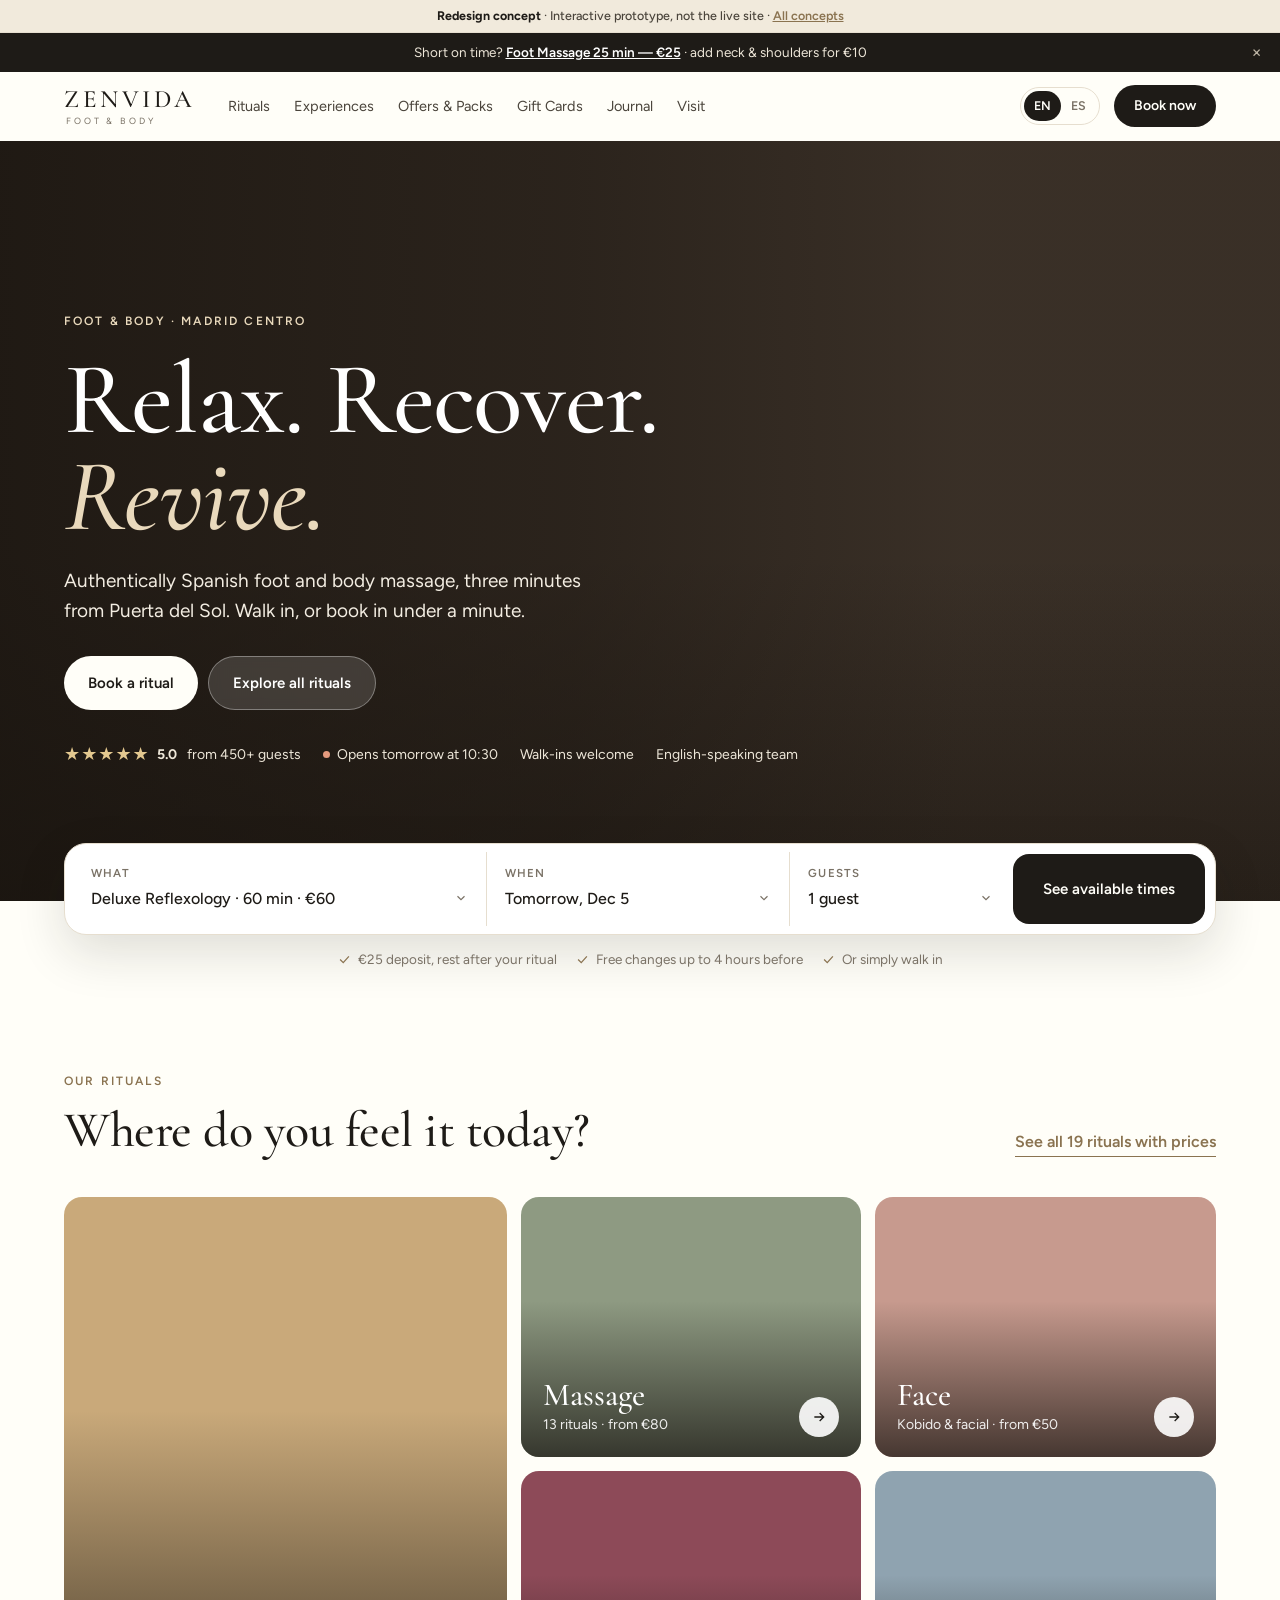
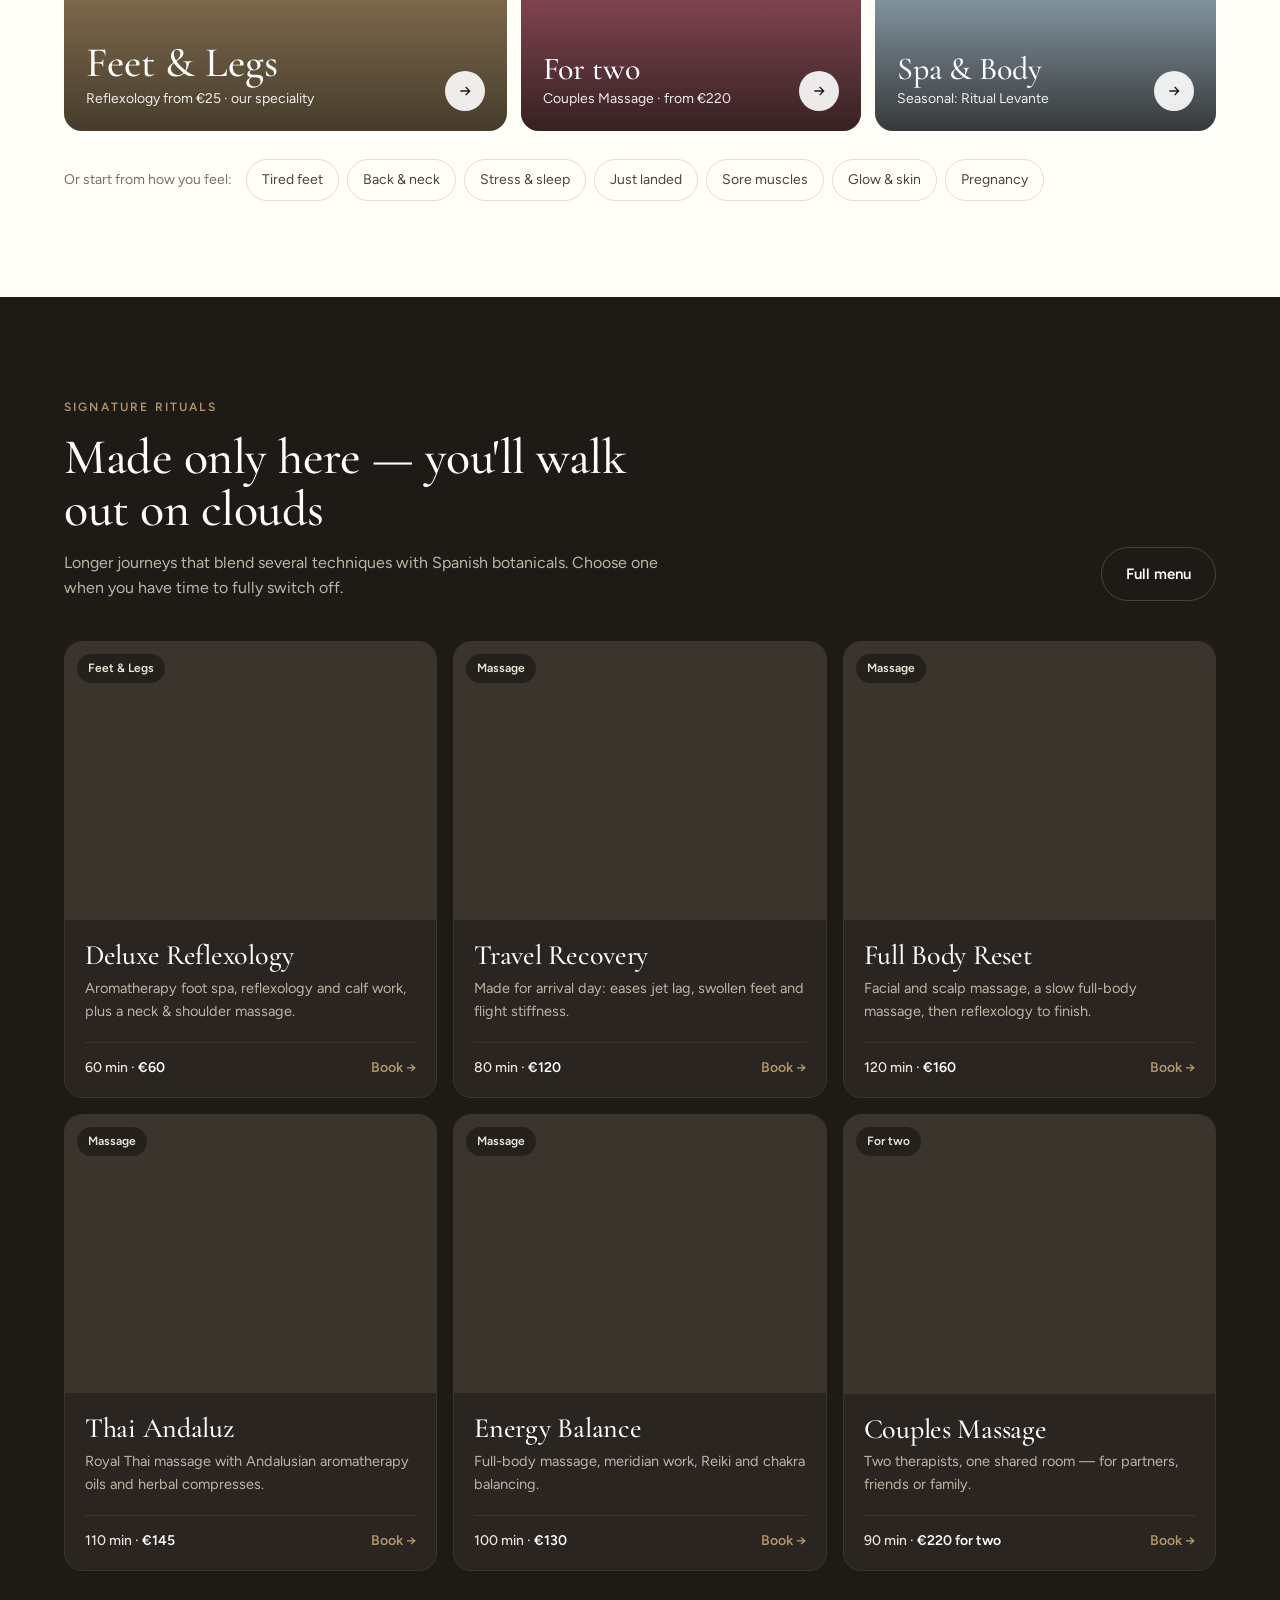
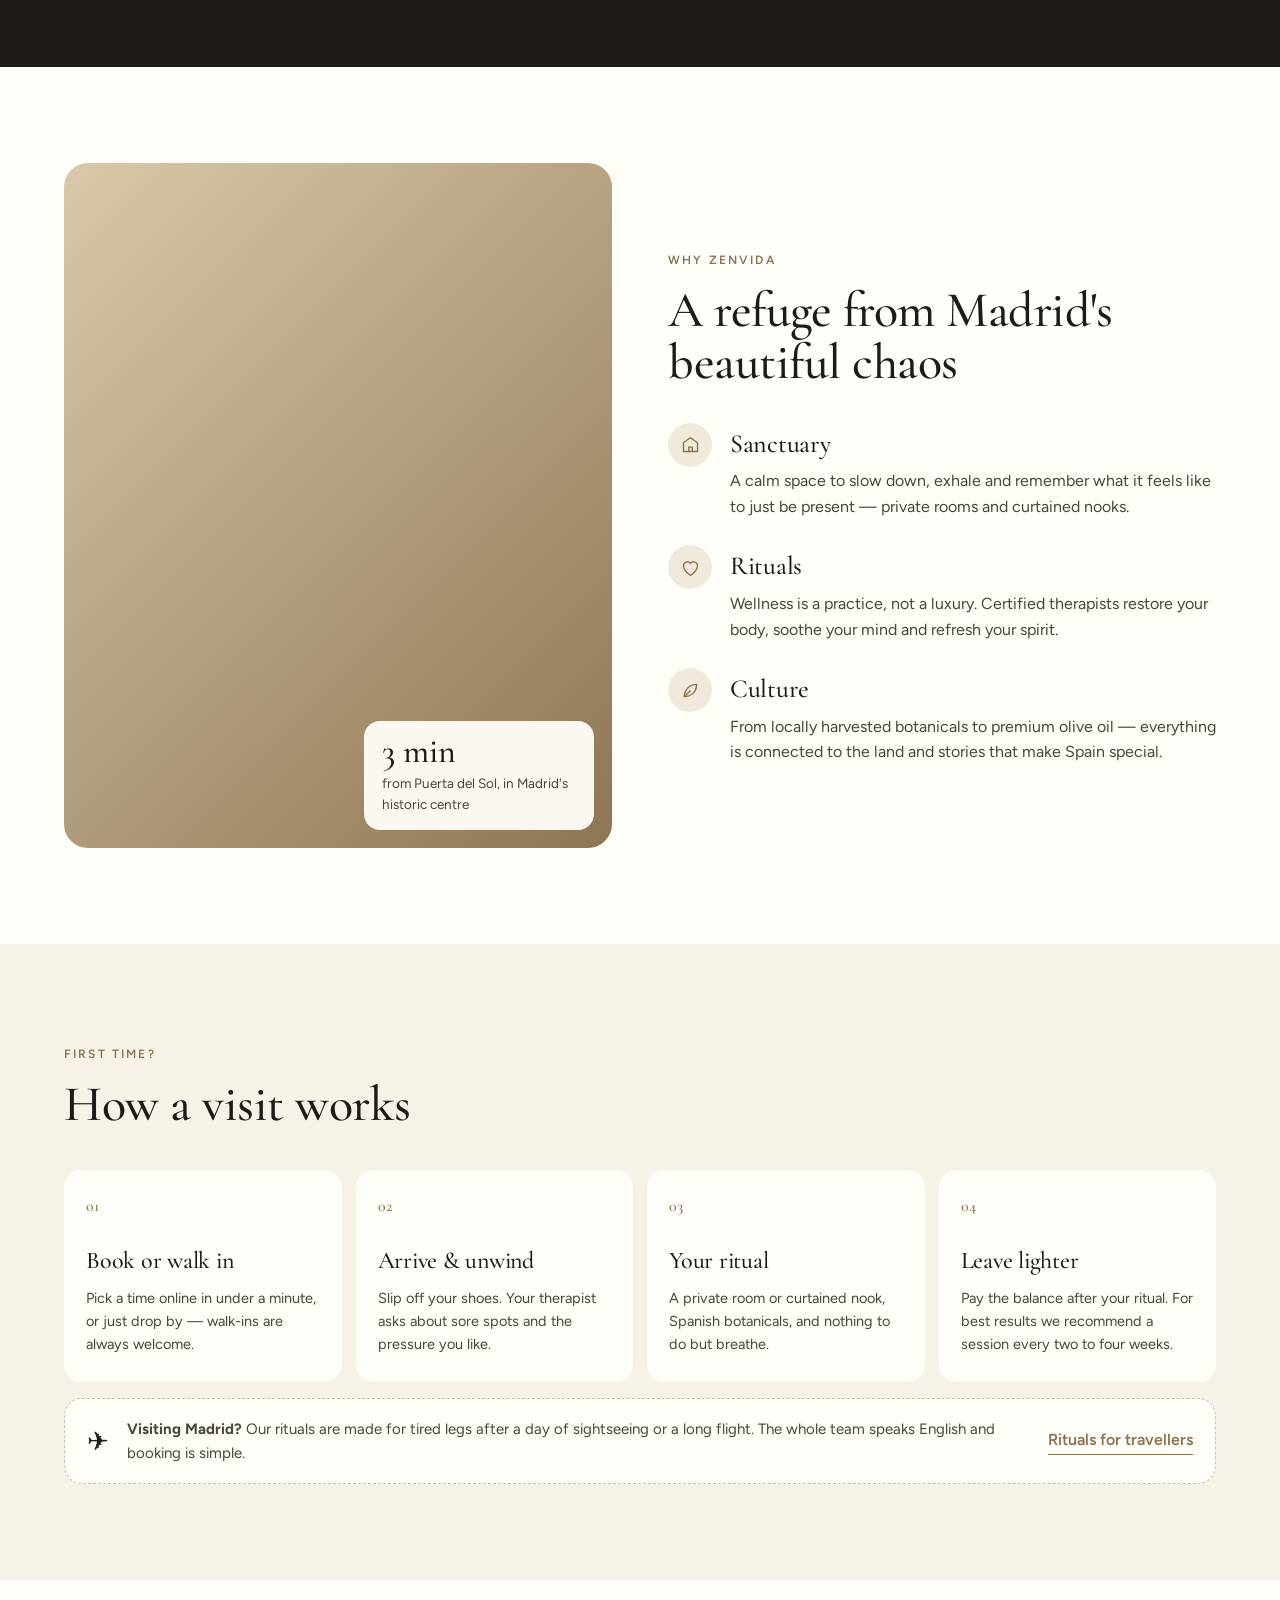
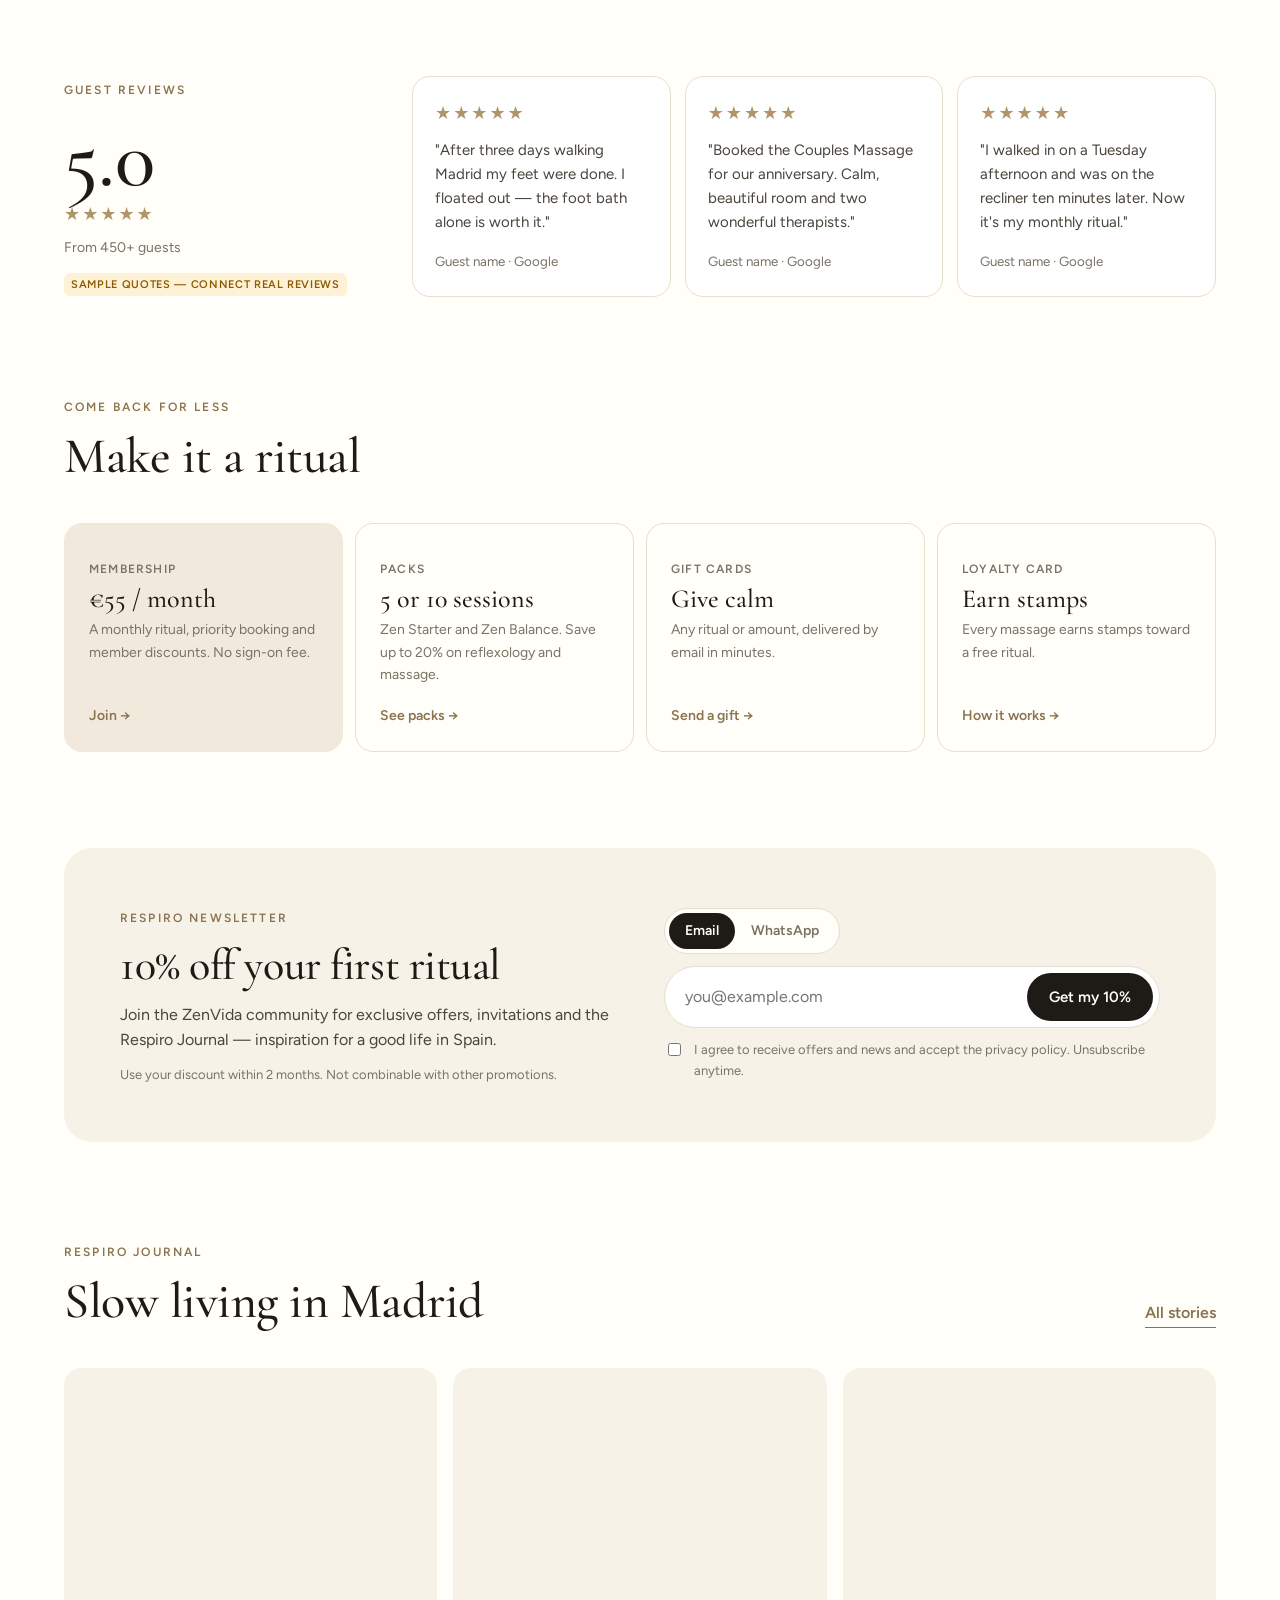
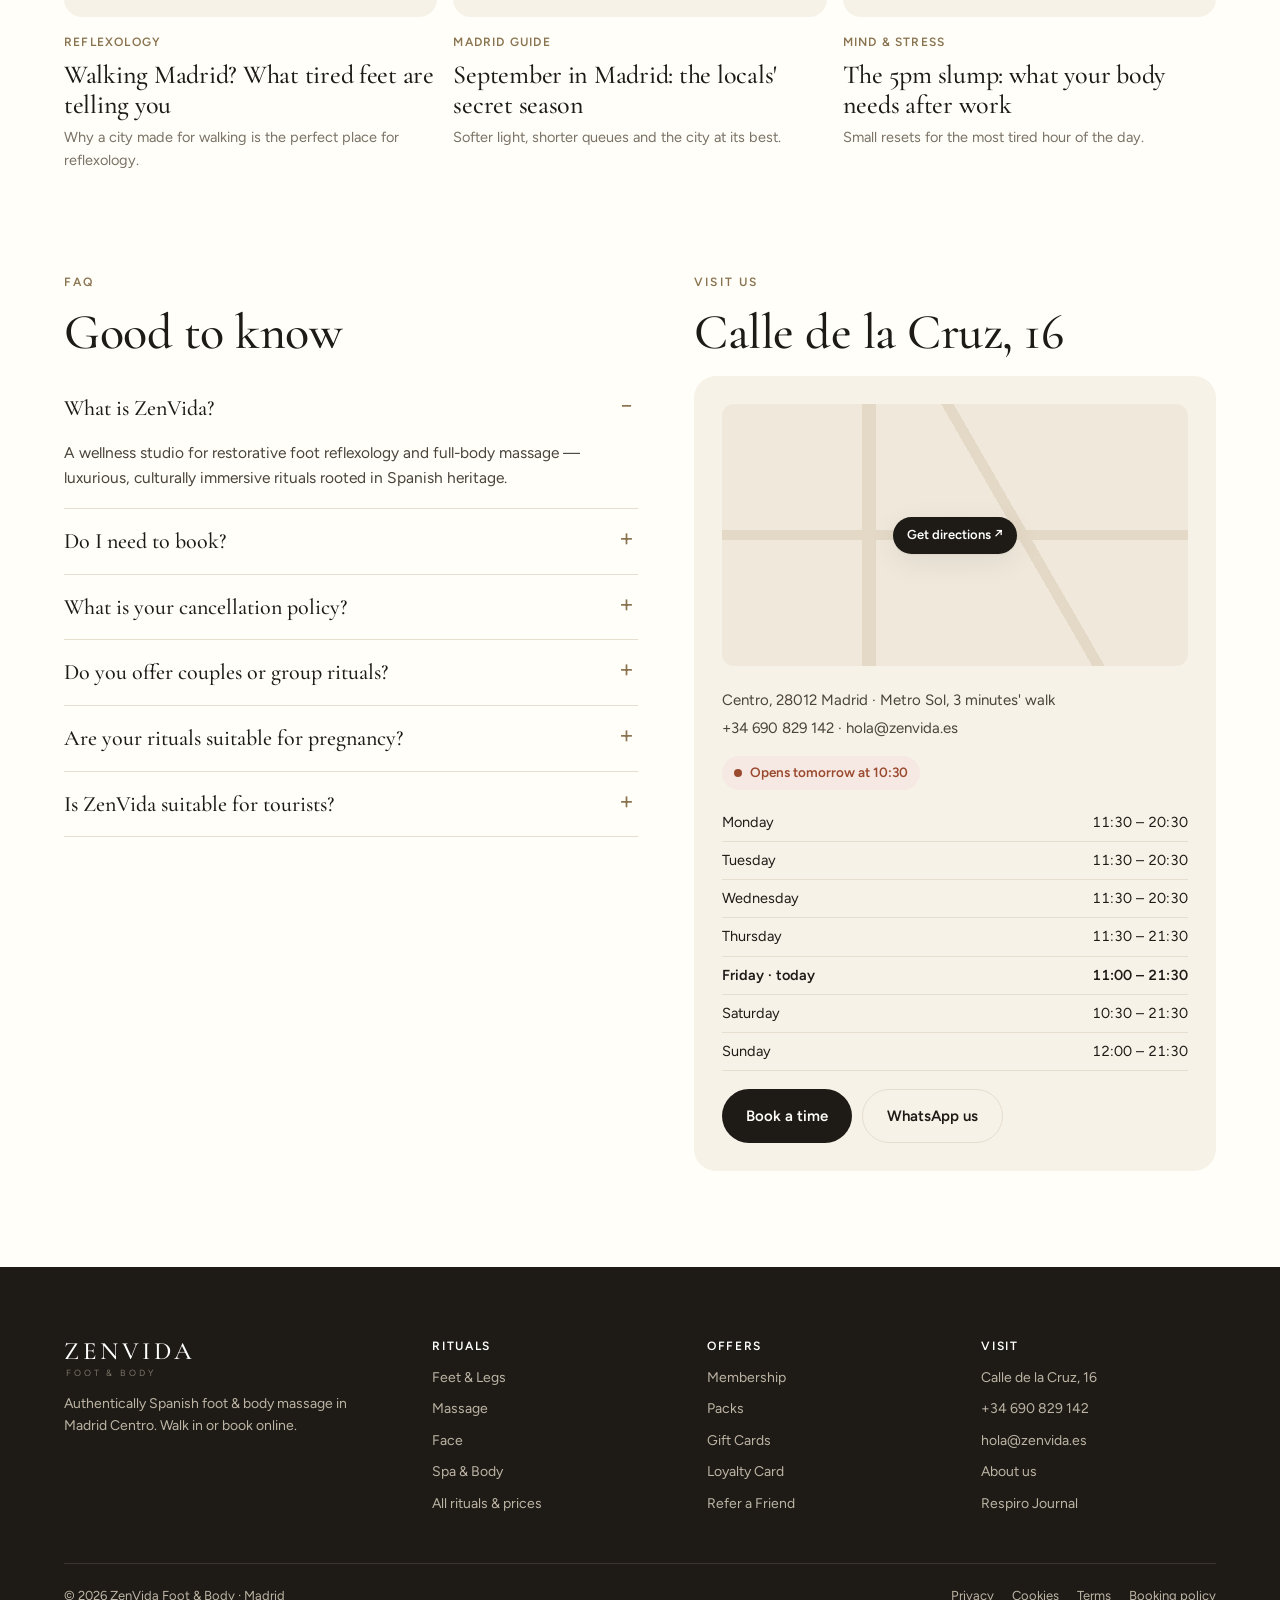
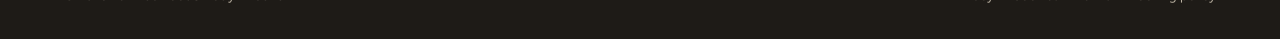
<file: home.html>
<!doctype html>
<html lang="en">
<head>
<meta charset="utf-8">
<meta name="robots" content="noindex, nofollow">
<meta name="viewport" content="width=device-width, initial-scale=1">
<title>ZenVida | Reflexology & Body Massage in Madrid Centro</title>
<meta name="description" content="Authentically Spanish foot and body massage in Madrid Centro, 3 minutes from Puerta del Sol. Reflexology, massage and facial rituals. Walk in or book online.">
<link rel="preconnect" href="https://fonts.googleapis.com">
<link rel="preconnect" href="https://fonts.gstatic.com" crossorigin>
<link href="https://fonts.googleapis.com/css2?family=Cormorant+Garamond:ital,wght@0,400;0,500;0,600;1,400;1,500&family=Figtree:wght@400;500;600&display=swap" rel="stylesheet">
<style>
:root{
  --paper:#FFFEF8;--cream:#F7F2E8;--sand-50:#F1EADC;--sand:#B0956A;--sand-700:#8A7350;
  --ink:#1E1B17;--ink-2:#4A443B;--muted:#7A7266;--line:#E6DECF;--ok:#4F7A4A;
  --radius:18px;--radius-sm:12px;
  --shadow:0 1px 2px rgba(30,27,23,.04),0 8px 30px rgba(30,27,23,.07);
  --serif:"Cormorant Garamond",Georgia,serif;--sans:"Figtree",system-ui,-apple-system,sans-serif;
}
*{box-sizing:border-box}
html{scroll-behavior:smooth;scroll-padding-top:80px}
body{margin:0;background:var(--paper);color:var(--ink);font:400 16px/1.6 var(--sans);-webkit-font-smoothing:antialiased}
img{max-width:100%;display:block}
a{color:inherit}
button,input,select{font:inherit;color:inherit}
[hidden]{display:none!important}
.wrap{max-width:1200px;margin:0 auto;padding:0 24px}
h1,h2,h3{font-family:var(--serif);font-weight:500;letter-spacing:-.01em;margin:0}
h2{font-size:clamp(34px,4.4vw,50px);line-height:1.05}
.eyebrow{font:600 12px/1 var(--sans);letter-spacing:.18em;text-transform:uppercase;color:var(--sand-700)}
.lead{font-size:18px;color:var(--ink-2)}
.btn{display:inline-flex;align-items:center;justify-content:center;gap:8px;border:0;border-radius:999px;padding:14px 24px;font-weight:600;font-size:15px;cursor:pointer;text-decoration:none;transition:transform .15s,background .2s,border-color .2s;white-space:nowrap}
.btn:active{transform:scale(.98)}
.btn-dark{background:var(--ink);color:var(--paper)}
.btn-dark:hover{background:#000}
.btn-light{background:var(--paper);color:var(--ink)}
.btn-light:hover{background:#fff}
.btn-ghost{background:transparent;border:1px solid var(--line)}
.btn-ghost:hover{border-color:var(--sand)}
.btn-glass{background:rgba(255,255,255,.14);color:#fff;border:1px solid rgba(255,255,255,.35);backdrop-filter:blur(6px);-webkit-backdrop-filter:blur(6px)}
.btn-glass:hover{background:rgba(255,255,255,.22)}
.link{font-weight:600;color:var(--sand-700);text-decoration:none;border-bottom:1px solid currentColor;padding-bottom:1px}
:focus-visible{outline:2px solid var(--sand-700);outline-offset:3px}
section.block{padding:96px 0}
.sec-head{display:flex;align-items:flex-end;justify-content:space-between;gap:24px;flex-wrap:wrap;margin-bottom:40px}
.sec-head>div{max-width:620px}
.sec-head h2{margin-top:12px}
.sec-head p{margin:14px 0 0}

/* Concept bar, promo, header */
.concept{background:#F1EADC;color:#4A443B;font:500 12.5px/1.4 var(--sans);text-align:center;padding:7px 16px;border-bottom:1px solid #E6DECF}
.concept b{color:#1E1B17}.concept a{color:#8A7350;font-weight:600}
.promo{background:var(--ink);color:#EDE6D8;font-size:13.5px;text-align:center;padding:9px 44px;position:relative}
.promo a{color:#fff;font-weight:600}
.promo button{position:absolute;right:12px;top:50%;transform:translateY(-50%);background:none;border:0;color:#bdb4a4;cursor:pointer;font-size:18px;padding:6px}
header.site{position:sticky;top:0;z-index:40;background:rgba(255,254,248,.92);backdrop-filter:saturate(1.4) blur(12px);-webkit-backdrop-filter:saturate(1.4) blur(12px);border-bottom:1px solid transparent;transition:border-color .2s}
header.site.scrolled{border-bottom-color:var(--line)}
.nav{display:flex;align-items:center;gap:32px;height:68px}
.logo{text-decoration:none;display:flex;flex-direction:column;line-height:1}
.logo b{font:500 25px/1 var(--serif);letter-spacing:.14em}
.logo small{font-size:9px;letter-spacing:.32em;color:var(--muted);margin-top:4px;padding-left:2px}
.nav ul{display:flex;gap:24px;list-style:none;margin:0;padding:0;font-size:14.5px}
.nav ul a{text-decoration:none;color:var(--ink-2)}
.nav ul a:hover{color:var(--ink)}
.nav .right{margin-left:auto;display:flex;align-items:center;gap:14px}
.lang{display:flex;border:1px solid var(--line);border-radius:999px;padding:3px;font-size:12.5px;font-weight:600}
.lang button{border:0;background:none;padding:5px 10px;border-radius:999px;cursor:pointer;color:var(--muted)}
.lang button[aria-pressed=true]{background:var(--ink);color:var(--paper)}
.nav .btn{padding:10px 20px;font-size:14px}
.menu-btn{display:none;background:none;border:0;padding:8px;cursor:pointer}

/* Hero */
.hero{position:relative;min-height:min(86vh,760px);display:flex;align-items:flex-end;color:#fff;background:#3b3128;overflow:hidden}
.hero>img{position:absolute;inset:0;width:100%;height:100%;object-fit:cover;object-position:center 60%}
.hero::after{content:"";position:absolute;inset:0;background:linear-gradient(90deg,rgba(24,19,14,.78) 0%,rgba(24,19,14,.45) 45%,rgba(24,19,14,.05) 75%),linear-gradient(0deg,rgba(24,19,14,.55),transparent 45%)}
.hero .wrap{position:relative;z-index:1;width:100%;padding-top:96px;padding-bottom:132px}
.hero .eyebrow{color:#E9D9BC}
.hero h1{font-size:clamp(54px,8vw,104px);line-height:.95;margin:18px 0 20px;font-weight:500}
.hero h1 em{font-style:italic;color:#E9D9BC}
.hero p{font-size:19px;max-width:520px;margin:0 0 30px;color:#F3EDE2}
.hero-ctas{display:flex;gap:10px;flex-wrap:wrap}
.hero-trust{display:flex;flex-wrap:wrap;gap:8px 22px;margin-top:30px;font-size:14px;color:#EDE6D8}
.hero-trust span{display:inline-flex;align-items:center;gap:7px}
.hero-trust .stars{color:#E3C88F;letter-spacing:1px}
.open::before{content:"";width:7px;height:7px;border-radius:50%;background:#8CD08A;display:inline-block}
.open.closed::before{background:#E59A7E}

/* Quick book */
.qb-wrap{position:relative;z-index:5;margin-top:-58px}
.qb{background:#fff;border:1px solid var(--line);border-radius:22px;box-shadow:0 18px 50px rgba(30,27,23,.14);display:grid;grid-template-columns:1.5fr 1.1fr .8fr auto;align-items:stretch;padding:8px}
.qf{padding:12px 18px;border-right:1px solid var(--line);display:flex;flex-direction:column;justify-content:center;min-width:0}
.qf:nth-child(3){border-right:0}
.qf label{font-size:11.5px;font-weight:600;letter-spacing:.1em;text-transform:uppercase;color:var(--muted)}
.qf select{border:0;background:transparent;font-size:16px;font-weight:500;padding:4px 22px 2px 0;margin:0;appearance:none;-webkit-appearance:none;cursor:pointer;background-image:url("data:image/svg+xml,%3Csvg xmlns='http://www.w3.org/2000/svg' viewBox='0 0 24 24' fill='none' stroke='%237A7266' stroke-width='2'%3E%3Cpath d='M6 9l6 6 6-6'/%3E%3C/svg%3E");background-repeat:no-repeat;background-position:right center;background-size:14px;width:100%;text-overflow:ellipsis}
.qf select:focus{outline:none}
.qb .btn{border-radius:16px;padding:0 30px;margin:2px}
.qb-note{display:flex;gap:18px;flex-wrap:wrap;justify-content:center;margin-top:14px;font-size:13.5px;color:var(--muted)}
.qb-note span{display:inline-flex;gap:6px;align-items:center}
.qb-note svg{width:15px;height:15px;color:var(--sand-700)}

/* Areas */
.areas{display:grid;grid-template-columns:1.3fr 1fr 1fr;grid-template-rows:260px 260px;gap:14px}
.area{position:relative;border-radius:var(--radius);overflow:hidden;text-decoration:none;color:#fff;background:var(--c)}
.area:first-child{grid-row:1/3}
.area img{position:absolute;inset:0;width:100%;height:100%;object-fit:cover;transition:transform .6s}
.area:hover img{transform:scale(1.04)}
.area::after{content:"";position:absolute;inset:0;background:linear-gradient(180deg,transparent 40%,rgba(20,17,13,.72))}
.area .t{position:absolute;left:22px;right:22px;bottom:20px;z-index:1;display:flex;align-items:flex-end;justify-content:space-between;gap:12px}
.area b{display:block;font:500 32px/1.05 var(--serif)}
.area:first-child b{font-size:42px}
.area small{font-size:14px;opacity:.9}
.area .go{width:40px;height:40px;border-radius:50%;background:rgba(255,255,255,.9);color:var(--ink);display:grid;place-items:center;flex:0 0 auto;transition:transform .2s}
.area:hover .go{transform:translateX(3px)}
.area .go svg{width:16px;height:16px}
.needs-row{display:flex;flex-wrap:wrap;gap:8px;align-items:center;margin-top:28px}
.needs-row span{font-size:14px;color:var(--muted);margin-right:6px}
.chip{border:1px solid var(--line);background:var(--paper);border-radius:999px;padding:9px 15px;font-size:14px;text-decoration:none;color:var(--ink-2);transition:border-color .15s,background .15s}
.chip:hover{border-color:var(--sand);background:var(--sand-50);color:var(--ink)}

/* Signature */
.sig{background:var(--ink);color:#EDE6D8}
.sig h2{color:#fff}
.sig .eyebrow{color:var(--sand)}
.sig .sec-head p{color:#bdb4a4}
.sig .btn-ghost{border-color:#4a443b;color:#fff}
.sig .btn-ghost:hover{border-color:var(--sand)}
.sig-grid{display:grid;grid-template-columns:repeat(3,1fr);gap:16px}
.sig-card{background:#2a2520;border:1px solid #3a342d;border-radius:var(--radius);overflow:hidden;display:flex;flex-direction:column;text-decoration:none;color:inherit;transition:border-color .2s,transform .2s}
.sig-card:hover{border-color:var(--sand-700);transform:translateY(-2px)}
.sig-card .img{aspect-ratio:4/3;background:#3a342d;position:relative;overflow:hidden}
.sig-card .img img{width:100%;height:100%;object-fit:cover;transition:transform .6s}
.sig-card:hover .img img{transform:scale(1.04)}
.sig-card .tag{position:absolute;left:12px;top:12px;background:rgba(30,27,23,.75);color:#EDE6D8;border-radius:999px;padding:5px 11px;font-size:12px;font-weight:600;backdrop-filter:blur(4px)}
.sig-card .body{padding:20px 20px 18px;display:flex;flex-direction:column;flex:1}
.sig-card h3{font-size:28px;color:#fff;line-height:1.1;margin-bottom:6px}
.sig-card p{margin:0 0 18px;font-size:14.5px;color:#bdb4a4;flex:1}
.sig-card .foot{display:flex;align-items:center;justify-content:space-between;border-top:1px solid #3a342d;padding-top:14px;font-size:14px}
.sig-card .foot b{color:#fff;font-weight:600}
.sig-card .foot span{color:var(--sand);font-weight:600}

/* Pillars */
.pillars{display:grid;grid-template-columns:1fr 1fr;gap:56px;align-items:center}
.pillars .photo{border-radius:24px;overflow:hidden;aspect-ratio:4/5;background:linear-gradient(135deg,#d9c8a9,#8e7653);position:relative}
.pillars .photo img{width:100%;height:100%;object-fit:cover}
.pillars .photo .badge{position:absolute;right:18px;bottom:18px;background:rgba(255,254,248,.95);border-radius:16px;padding:14px 18px;max-width:230px;font-size:13.5px;color:var(--ink-2)}
.pillars .photo .badge b{display:block;font:500 34px/1 var(--serif);color:var(--ink);margin-bottom:4px}
.pillar-list{display:grid;gap:26px;margin-top:34px}
.pillar{display:grid;grid-template-columns:44px 1fr;gap:18px}
.pillar .ic{width:44px;height:44px;border-radius:50%;background:var(--sand-50);display:grid;place-items:center;color:var(--sand-700)}
.pillar .ic svg{width:21px;height:21px}
.pillar h3{font-size:26px;margin-bottom:4px}
.pillar p{margin:0;color:var(--ink-2)}

/* First visit */
.steps{display:grid;grid-template-columns:repeat(4,1fr);gap:14px;counter-reset:s}
.step{background:var(--paper);border-radius:var(--radius);padding:26px 22px;position:relative}
.step::before{counter-increment:s;content:"0" counter(s);font:500 16px var(--serif);color:var(--sand-700);display:block;margin-bottom:26px}
.step h3{font-size:24px;margin-bottom:6px}
.step p{margin:0;font-size:14.5px;color:var(--ink-2)}
.tourist{display:flex;gap:18px;align-items:center;background:var(--paper);border:1px dashed #cdbd9e;border-radius:var(--radius);padding:18px 22px;margin-top:16px}
.tourist .ic{font-size:26px;line-height:1}
.tourist p{margin:0;color:var(--ink-2);font-size:15px;flex:1}

/* Reviews */
.reviews{display:grid;grid-template-columns:300px 1fr;gap:48px;align-items:start}
.score{font:500 84px/1 var(--serif)}
.stars{color:var(--sand);letter-spacing:2px;font-size:18px}
.rev-list{display:grid;grid-template-columns:repeat(3,1fr);gap:14px}
.rev{background:#fff;border:1px solid var(--line);border-radius:var(--radius);padding:22px}
.rev p{margin:10px 0 14px;font-size:15px;color:var(--ink-2)}
.rev small{color:var(--muted)}
.sample{display:inline-block;font-size:11px;font-weight:600;letter-spacing:.06em;text-transform:uppercase;background:#FFF1D6;color:#8a5a00;border-radius:6px;padding:3px 7px;margin-top:14px}

/* Offers */
.offers{display:grid;grid-template-columns:repeat(4,1fr);gap:12px}
.offer{border:1px solid var(--line);border-radius:var(--radius);padding:24px;text-decoration:none;display:flex;flex-direction:column;gap:6px;background:var(--paper);transition:border-color .2s}
.offer:hover{border-color:var(--sand)}
.offer .k{font-size:12px;font-weight:600;letter-spacing:.1em;text-transform:uppercase;color:var(--muted)}
.offer b{font:500 26px/1.1 var(--serif)}
.offer p{margin:0;color:var(--muted);font-size:14px;flex:1}
.offer span{font-weight:600;font-size:14px;color:var(--sand-700);margin-top:12px}
.offer.feature{background:var(--sand-50);border-color:var(--sand-50)}

/* Newsletter */
.news{background:var(--cream);border-radius:28px;padding:56px;display:grid;grid-template-columns:1fr 1fr;gap:48px;align-items:center}
.news h2{font-size:clamp(32px,4vw,44px)}
.news p{margin:14px 0 0;color:var(--ink-2)}
.news small{display:block;color:var(--muted);font-size:13px;margin-top:12px}
.nform{display:grid;gap:12px}
.seg{display:flex;background:var(--paper);border:1px solid var(--line);border-radius:999px;padding:4px;width:max-content}
.seg button{border:0;background:none;border-radius:999px;padding:7px 16px;font-size:14px;font-weight:600;cursor:pointer;color:var(--muted)}
.seg button[aria-pressed=true]{background:var(--ink);color:#fff}
.nrow{display:flex;gap:8px;background:#fff;border:1px solid var(--line);border-radius:999px;padding:6px 6px 6px 20px;align-items:center}
.nrow input{border:0;flex:1;min-width:0;font-size:16px;background:transparent;padding:8px 0}
.nrow input:focus{outline:none}
.nrow:focus-within{border-color:var(--sand)}
.nrow .btn{padding:12px 22px}
.consent{display:flex;gap:10px;align-items:flex-start;font-size:13px;color:var(--muted)}
.consent input{margin-top:3px;accent-color:var(--ink)}
.nok{background:#EAF1E6;color:var(--ok);border-radius:14px;padding:14px 18px;font-weight:600}

/* Journal */
.journal{display:grid;grid-template-columns:repeat(3,1fr);gap:16px}
.post{text-decoration:none;color:inherit;display:flex;flex-direction:column}
.post .img{aspect-ratio:3/2;border-radius:var(--radius);overflow:hidden;background:var(--cream);margin-bottom:16px}
.post .img img{width:100%;height:100%;object-fit:cover;transition:transform .6s}
.post:hover .img img{transform:scale(1.04)}
.post .k{font-size:12px;font-weight:600;letter-spacing:.1em;text-transform:uppercase;color:var(--sand-700)}
.post h3{font-size:26px;line-height:1.15;margin:8px 0 6px}
.post p{margin:0;color:var(--muted);font-size:14.5px}

/* FAQ + Visit */
.fv{display:grid;grid-template-columns:1.1fr 1fr;gap:56px}
.faq details{border-bottom:1px solid var(--line)}
.faq summary{list-style:none;cursor:pointer;padding:18px 36px 18px 0;font:500 22px/1.3 var(--serif);position:relative}
.faq summary::-webkit-details-marker{display:none}
.faq summary::after{content:"+";position:absolute;right:4px;top:14px;font:400 24px var(--sans);color:var(--sand-700)}
.faq details[open] summary::after{content:"−"}
.faq details p{margin:0 0 18px;color:var(--ink-2);font-size:15.5px}
.visit-card{background:var(--cream);border-radius:22px;padding:28px}
.map-tile{display:grid;place-items:center;border-radius:var(--radius-sm);aspect-ratio:16/9;text-decoration:none;margin-bottom:22px;background:
  linear-gradient(0deg,transparent 48%,#e3d9c6 48%,#e3d9c6 52%,transparent 52%),
  linear-gradient(90deg,transparent 30%,#e3d9c6 30%,#e3d9c6 33%,transparent 33%),
  linear-gradient(60deg,transparent 60%,#e3d9c6 60%,#e3d9c6 62%,transparent 62%),#EFE8DB}
.map-tile .pin{background:var(--ink);color:#fff;border-radius:999px;padding:8px 14px;font-size:13px;font-weight:600;box-shadow:var(--shadow)}
.open-now{display:inline-flex;align-items:center;gap:8px;font-size:13.5px;font-weight:600;border-radius:999px;padding:6px 12px;background:#EAF1E6;color:var(--ok)}
.open-now.closed{background:#F6E9E4;color:#9a4a2e}
.open-now::before{content:"";width:8px;height:8px;border-radius:50%;background:currentColor}
.hours{width:100%;border-collapse:collapse;margin:14px 0 18px;font-size:14.5px}
.hours td{padding:7px 0;border-bottom:1px solid var(--line)}
.hours td:last-child{text-align:right;font-variant-numeric:tabular-nums}
.hours tr.today td{font-weight:600}
.addr{font-size:15px;color:var(--ink-2);margin:0 0 4px}
.vrow{display:flex;gap:10px;flex-wrap:wrap;margin-top:18px}

/* Footer */
footer{background:var(--ink);color:#bdb4a4;padding:72px 0 32px;font-size:14px}
.fgrid{display:grid;grid-template-columns:1.4fr repeat(3,1fr);gap:40px}
footer .logo b{color:#fff}
footer h4{font:600 12px var(--sans);letter-spacing:.14em;text-transform:uppercase;color:#fff;margin:0 0 14px}
footer ul{list-style:none;margin:0;padding:0;display:grid;gap:9px}
footer a{text-decoration:none}
footer a:hover{color:#fff}
footer .about{margin:16px 0 0;max-width:300px}
.fbottom{display:flex;justify-content:space-between;flex-wrap:wrap;gap:12px;border-top:1px solid #3a342d;margin-top:48px;padding-top:22px;font-size:13px}
.fbottom nav{display:flex;gap:18px;flex-wrap:wrap}

.mbar{display:none}
.toast{position:fixed;left:50%;bottom:24px;transform:translate(-50%,20px);opacity:0;visibility:hidden;background:var(--ink);color:#fff;border-radius:14px;padding:14px 18px;font-size:14px;box-shadow:0 10px 40px rgba(0,0,0,.25);transition:all .3s;z-index:70;max-width:calc(100% - 32px)}
.toast.show{transform:translate(-50%,0);opacity:1;visibility:visible}

@media (max-width:1040px){
  .nav ul{display:none}.menu-btn{display:block}
  .qb{grid-template-columns:1fr 1fr}
  .qf:nth-child(2){border-right:0}
  .qf:nth-child(3){border-top:1px solid var(--line);border-right:1px solid var(--line)}
  .qb .btn{margin-top:8px}
  .areas{grid-template-columns:1fr 1fr;grid-template-rows:300px 220px 220px}
  .area:first-child{grid-column:1/-1;grid-row:auto}
  .sig-grid{grid-template-columns:repeat(2,1fr)}
  .steps{grid-template-columns:repeat(2,1fr)}
  .reviews{grid-template-columns:1fr}
  .offers{grid-template-columns:repeat(2,1fr)}
  .news{grid-template-columns:1fr;padding:40px}
  .fv{grid-template-columns:1fr}
  .fgrid{grid-template-columns:1fr 1fr}
}
@media (max-width:760px){
  .wrap{padding:0 16px}
  section.block{padding:68px 0}
  .nav{height:60px;gap:12px}
  .nav .btn{display:none}
  .logo b{font-size:22px}
  .hero{min-height:auto}
  .hero::after{background:linear-gradient(0deg,rgba(24,19,14,.85) 0%,rgba(24,19,14,.55) 55%,rgba(24,19,14,.25))}
  .hero .wrap{padding-top:120px;padding-bottom:96px}
  .hero p{font-size:17px}
  .hero-ctas .btn{flex:1}
  .qb-wrap{margin-top:-48px}
  .qb{grid-template-columns:1fr;padding:6px}
  .qf{border-right:0!important;border-bottom:1px solid var(--line);padding:10px 14px}
  .qf:nth-child(3){border-top:0}
  .qb .btn{padding:15px;margin:8px 4px 4px}
  .areas{grid-template-columns:1fr 1fr;grid-template-rows:240px 170px 170px;gap:10px}
  .area b{font-size:24px}.area:first-child b{font-size:32px}
  .area .go{display:none}
  .area small{display:none}
  .area:first-child small{display:inline}
  .sig-grid{grid-template-columns:1fr}
  .pillars{grid-template-columns:1fr;gap:36px}
  .pillars .photo{aspect-ratio:4/3}
  .steps{grid-template-columns:1fr}
  .tourist{flex-direction:column;align-items:flex-start}
  .rev-list{grid-template-columns:1fr}
  .offers{grid-template-columns:1fr}
  .news{padding:28px 20px;border-radius:22px}
  .nrow{flex-wrap:wrap;border-radius:18px;padding:6px}
  .nrow input{padding:10px 12px;flex-basis:100%}
  .nrow .btn{flex:1}
  .journal{grid-template-columns:1fr}
  .fgrid{grid-template-columns:1fr 1fr;gap:32px}
  .fgrid>div:first-child{grid-column:1/-1}
  .mbar{display:flex;position:fixed;left:0;right:0;bottom:0;z-index:50;background:rgba(255,254,248,.96);backdrop-filter:blur(10px);-webkit-backdrop-filter:blur(10px);border-top:1px solid var(--line);padding:12px 16px calc(12px + env(safe-area-inset-bottom));gap:10px;transform:translateY(110%);transition:transform .25s}
  .mbar.show{transform:none}
  .mbar .btn{flex:1;padding:13px 10px;font-size:14.5px}
  body{padding-bottom:80px}
}
@media (prefers-reduced-motion:reduce){*{transition:none!important;scroll-behavior:auto!important}}
</style>
</head>
<body>

<div class="concept"><b>Redesign concept</b> · Interactive prototype, not the live site · <a href="index.html">All concepts</a></div>
<div class="promo">Short on time? <a href="rituals.html?area=feet">Foot Massage 25 min — €25</a> · add neck &amp; shoulders for €10
  <button aria-label="Dismiss" onclick="this.parentElement.remove()">×</button></div>

<header class="site" id="hdr">
  <div class="wrap nav">
    <a class="logo" href="home.html" aria-label="ZenVida home"><b>ZENVIDA</b><small>FOOT &amp; BODY</small></a>
    <ul>
      <li><a href="rituals.html">Rituals</a></li>
      <li><a href="#">Experiences</a></li>
      <li><a href="#offers">Offers &amp; Packs</a></li>
      <li><a href="#offers">Gift Cards</a></li>
      <li><a href="#journal">Journal</a></li>
      <li><a href="#visit">Visit</a></li>
    </ul>
    <div class="right">
      <div class="lang" role="group" aria-label="Language"><button aria-pressed="true">EN</button><button aria-pressed="false">ES</button></div>
      <a class="btn btn-dark" href="#book">Book now</a>
      <button class="menu-btn" aria-label="Open menu"><svg width="24" height="24" viewBox="0 0 24 24" fill="none" stroke="currentColor" stroke-width="1.6"><path d="M4 7h16M4 12h16M4 17h16"/></svg></button>
    </div>
  </div>
</header>

<main>
<!-- Hero -->
<section class="hero">
  <img src="https://static.wixstatic.com/media/b84849_1f76460dcaab4a9d9b293ecf6b206bf4~mv2.jpg/v1/fill/w_2000,h_1200,al_c,q_85,enc_auto/b84849_1f76460dcaab4a9d9b293ecf6b206bf4~mv2.jpg" alt="Spa foot soak with rose petals at ZenVida" onerror="this.remove()">
  <div class="wrap">
    <span class="eyebrow">Foot &amp; Body · Madrid Centro</span>
    <h1>Relax. Recover.<br><em>Revive.</em></h1>
    <p>Authentically Spanish foot and body massage, three minutes from Puerta del Sol. Walk in, or book in under a minute.</p>
    <div class="hero-ctas">
      <a class="btn btn-light" href="#book">Book a ritual</a>
      <a class="btn btn-glass" href="rituals.html">Explore all rituals</a>
    </div>
    <div class="hero-trust">
      <span><span class="stars">★★★★★</span><b>5.0</b>&nbsp;from 450+ guests</span>
      <span class="open" id="heroOpen">Open now</span>
      <span>Walk-ins welcome</span>
      <span>English-speaking team</span>
    </div>
  </div>
</section>

<!-- Quick book -->
<div class="wrap qb-wrap" id="book">
  <form class="qb" id="qb" aria-label="Quick booking">
    <div class="qf">
      <label for="qbWhat">What</label>
      <select id="qbWhat">
        <optgroup label="Most booked">
          <option value="ritual:deluxe-reflexology">Deluxe Reflexology · 60 min · €60</option>
          <option value="ritual:reflexology">Reflexology · 30 min · €40</option>
          <option value="ritual:deep-tissue-massage">Deep Tissue Massage · from €90</option>
        </optgroup>
        <optgroup label="Browse by area">
          <option value="area:feet">Feet &amp; Legs</option>
          <option value="area:massage">Massage</option>
          <option value="area:face">Face</option>
          <option value="area:spa">Spa &amp; Body</option>
        </optgroup>
        <optgroup label="Not sure yet">
          <option value="quiz">Help me choose</option>
        </optgroup>
      </select>
    </div>
    <div class="qf">
      <label for="qbWhen">When</label>
      <select id="qbWhen"></select>
    </div>
    <div class="qf">
      <label for="qbWho">Guests</label>
      <select id="qbWho">
        <option value="1">1 guest</option><option value="2">2 guests</option><option value="3">3 guests</option>
        <option value="4">4 guests</option><option value="5">5 guests</option><option value="6">6 guests</option>
      </select>
    </div>
    <button class="btn btn-dark" type="submit">See available times</button>
  </form>
  <div class="qb-note">
    <span><svg viewBox="0 0 24 24" fill="none" stroke="currentColor" stroke-width="2"><path d="M5 12l5 5L19 7"/></svg>€25 deposit, rest after your ritual</span>
    <span><svg viewBox="0 0 24 24" fill="none" stroke="currentColor" stroke-width="2"><path d="M5 12l5 5L19 7"/></svg>Free changes up to 4 hours before</span>
    <span><svg viewBox="0 0 24 24" fill="none" stroke="currentColor" stroke-width="2"><path d="M5 12l5 5L19 7"/></svg>Or simply walk in</span>
  </div>
</div>

<!-- Areas -->
<section class="block">
  <div class="wrap">
    <div class="sec-head">
      <div><span class="eyebrow">Our rituals</span><h2>Where do you feel it today?</h2></div>
      <a class="link" href="rituals.html">See all 19 rituals with prices</a>
    </div>
    <div class="areas">
      <a class="area" href="rituals.html?area=feet" style="--c:#C9A97A"><img src="https://static.wixstatic.com/media/b84849_bc97f0d7591f40d3a0dce6cb229264c7~mv2.png/v1/fill/w_900,h_1100,al_c,q_80,enc_auto/b84849_bc97f0d7591f40d3a0dce6cb229264c7~mv2.png" alt="" loading="lazy" onerror="this.remove()"><span class="t"><span><b>Feet &amp; Legs</b><small>Reflexology from €25 · our speciality</small></span><span class="go"><svg viewBox="0 0 24 24" fill="none" stroke="currentColor" stroke-width="2"><path d="M5 12h14M13 6l6 6-6 6"/></svg></span></span></a>
      <a class="area" href="rituals.html?area=massage" style="--c:#8E9A82"><img src="https://static.wixstatic.com/media/b84849_053fa3c0ce6547089bbdce2b11a786e6~mv2.png/v1/fill/w_700,h_520,al_c,q_80,enc_auto/b84849_053fa3c0ce6547089bbdce2b11a786e6~mv2.png" alt="" loading="lazy" onerror="this.remove()"><span class="t"><span><b>Massage</b><small>13 rituals · from €80</small></span><span class="go"><svg viewBox="0 0 24 24" fill="none" stroke="currentColor" stroke-width="2"><path d="M5 12h14M13 6l6 6-6 6"/></svg></span></span></a>
      <a class="area" href="rituals.html?area=face" style="--c:#C79A8E"><img src="https://static.wixstatic.com/media/b84849_a884823698e844ed8db2619d9bece665~mv2.png/v1/fill/w_700,h_520,al_c,q_80,enc_auto/b84849_a884823698e844ed8db2619d9bece665~mv2.png" alt="" loading="lazy" onerror="this.remove()"><span class="t"><span><b>Face</b><small>Kobido &amp; facial · from €50</small></span><span class="go"><svg viewBox="0 0 24 24" fill="none" stroke="currentColor" stroke-width="2"><path d="M5 12h14M13 6l6 6-6 6"/></svg></span></span></a>
      <a class="area" href="rituals.html?area=massage&amp;need=two" style="--c:#8d4a58"><img src="https://static.wixstatic.com/media/b84849_c9b0f029c3b049788e35b0fcc213cf7b~mv2.jpg/v1/fill/w_700,h_520,al_c,q_80,enc_auto/b84849_c9b0f029c3b049788e35b0fcc213cf7b~mv2.jpg" alt="" loading="lazy" onerror="this.remove()"><span class="t"><span><b>For two</b><small>Couples Massage · from €220</small></span><span class="go"><svg viewBox="0 0 24 24" fill="none" stroke="currentColor" stroke-width="2"><path d="M5 12h14M13 6l6 6-6 6"/></svg></span></span></a>
      <a class="area" href="rituals.html?area=spa" style="--c:#8FA3B0"><img src="https://static.wixstatic.com/media/b84849_f8657f30cf25410c9d3a2c4b899b82f3~mv2.jpg/v1/fill/w_700,h_520,al_c,q_80,enc_auto/b84849_f8657f30cf25410c9d3a2c4b899b82f3~mv2.jpg" alt="" loading="lazy" onerror="this.remove()"><span class="t"><span><b>Spa &amp; Body</b><small>Seasonal: Ritual Levante</small></span><span class="go"><svg viewBox="0 0 24 24" fill="none" stroke="currentColor" stroke-width="2"><path d="M5 12h14M13 6l6 6-6 6"/></svg></span></span></a>
    </div>
    <div class="needs-row">
      <span>Or start from how you feel:</span>
      <a class="chip" href="rituals.html?need=feet">Tired feet</a>
      <a class="chip" href="rituals.html?need=back">Back &amp; neck</a>
      <a class="chip" href="rituals.html?need=stress">Stress &amp; sleep</a>
      <a class="chip" href="rituals.html?need=travel">Just landed</a>
      <a class="chip" href="rituals.html?need=sport">Sore muscles</a>
      <a class="chip" href="rituals.html?need=glow">Glow &amp; skin</a>
      <a class="chip" href="rituals.html?need=preg">Pregnancy</a>
    </div>
  </div>
</section>

<!-- Signature -->
<section class="block sig">
  <div class="wrap">
    <div class="sec-head">
      <div><span class="eyebrow">Signature rituals</span><h2>Made only here — you'll walk out on clouds</h2><p>Longer journeys that blend several techniques with Spanish botanicals. Choose one when you have time to fully switch off.</p></div>
      <a class="btn btn-ghost" href="rituals.html">Full menu</a>
    </div>
    <div class="sig-grid" id="sigGrid"></div>
  </div>
</section>

<!-- Pillars -->
<section class="block">
  <div class="wrap pillars">
    <div class="photo">
      <img src="https://static.wixstatic.com/media/b84849_f89b8ba73adb4a0f9025817ccebf6178~mv2.jpg/v1/fill/w_1000,h_1250,al_c,q_85,enc_auto/b84849_f89b8ba73adb4a0f9025817ccebf6178~mv2.jpg" alt="Calm ZenVida treatment room" loading="lazy" onerror="this.remove()">
      <div class="badge"><b>3 min</b>from Puerta del Sol, in Madrid's historic centre</div>
    </div>
    <div>
      <span class="eyebrow">Why ZenVida</span>
      <h2 style="margin-top:12px">A refuge from Madrid's beautiful chaos</h2>
      <div class="pillar-list">
        <div class="pillar"><span class="ic"><svg viewBox="0 0 24 24" fill="none" stroke="currentColor" stroke-width="1.6"><path d="M4 20V10l8-6 8 6v10z"/><path d="M10 20v-5h4v5"/></svg></span><div><h3>Sanctuary</h3><p>A calm space to slow down, exhale and remember what it feels like to just be present — private rooms and curtained nooks.</p></div></div>
        <div class="pillar"><span class="ic"><svg viewBox="0 0 24 24" fill="none" stroke="currentColor" stroke-width="1.6"><path d="M12 21s-8-5.3-8-11a4.5 4.5 0 0 1 8-2.8A4.5 4.5 0 0 1 20 10c0 5.7-8 11-8 11z"/></svg></span><div><h3>Rituals</h3><p>Wellness is a practice, not a luxury. Certified therapists restore your body, soothe your mind and refresh your spirit.</p></div></div>
        <div class="pillar"><span class="ic"><svg viewBox="0 0 24 24" fill="none" stroke="currentColor" stroke-width="1.6"><path d="M5 19c0-8 6-14 14-14 0 8-6 14-14 14z"/><path d="M5 19l7-7"/></svg></span><div><h3>Culture</h3><p>From locally harvested botanicals to premium olive oil — everything is connected to the land and stories that make Spain special.</p></div></div>
      </div>
    </div>
  </div>
</section>

<!-- First visit -->
<section class="block" style="background:var(--cream)">
  <div class="wrap">
    <div class="sec-head"><div><span class="eyebrow">First time?</span><h2>How a visit works</h2></div></div>
    <div class="steps">
      <div class="step"><h3>Book or walk in</h3><p>Pick a time online in under a minute, or just drop by — walk-ins are always welcome.</p></div>
      <div class="step"><h3>Arrive &amp; unwind</h3><p>Slip off your shoes. Your therapist asks about sore spots and the pressure you like.</p></div>
      <div class="step"><h3>Your ritual</h3><p>A private room or curtained nook, Spanish botanicals, and nothing to do but breathe.</p></div>
      <div class="step"><h3>Leave lighter</h3><p>Pay the balance after your ritual. For best results we recommend a session every two to four weeks.</p></div>
    </div>
    <div class="tourist">
      <span class="ic" aria-hidden="true">✈︎</span>
      <p><b>Visiting Madrid?</b> Our rituals are made for tired legs after a day of sightseeing or a long flight. The whole team speaks English and booking is simple.</p>
      <a class="link" href="rituals.html?need=travel">Rituals for travellers</a>
    </div>
  </div>
</section>

<!-- Reviews -->
<section class="block">
  <div class="wrap reviews">
    <div>
      <span class="eyebrow">Guest reviews</span>
      <div class="score" style="margin-top:14px">5.0</div>
      <div class="stars" aria-label="5 out of 5">★★★★★</div>
      <p style="color:var(--muted);font-size:14px;margin:8px 0 0">From 450+ guests</p>
      <span class="sample">Sample quotes — connect real reviews</span>
    </div>
    <div class="rev-list">
      <div class="rev"><div class="stars">★★★★★</div><p>"After three days walking Madrid my feet were done. I floated out — the foot bath alone is worth it."</p><small>Guest name · Google</small></div>
      <div class="rev"><div class="stars">★★★★★</div><p>"Booked the Couples Massage for our anniversary. Calm, beautiful room and two wonderful therapists."</p><small>Guest name · Google</small></div>
      <div class="rev"><div class="stars">★★★★★</div><p>"I walked in on a Tuesday afternoon and was on the recliner ten minutes later. Now it's my monthly ritual."</p><small>Guest name · Google</small></div>
    </div>
  </div>
</section>

<!-- Offers -->
<section class="block" id="offers" style="padding-top:0">
  <div class="wrap">
    <div class="sec-head"><div><span class="eyebrow">Come back for less</span><h2>Make it a ritual</h2></div></div>
    <div class="offers">
      <a class="offer feature" href="#"><span class="k">Membership</span><b>€55 / month</b><p>A monthly ritual, priority booking and member discounts. No sign-on fee.</p><span>Join →</span></a>
      <a class="offer" href="#"><span class="k">Packs</span><b>5 or 10 sessions</b><p>Zen Starter and Zen Balance. Save up to 20% on reflexology and massage.</p><span>See packs →</span></a>
      <a class="offer" href="#"><span class="k">Gift cards</span><b>Give calm</b><p>Any ritual or amount, delivered by email in minutes.</p><span>Send a gift →</span></a>
      <a class="offer" href="#"><span class="k">Loyalty card</span><b>Earn stamps</b><p>Every massage earns stamps toward a free ritual.</p><span>How it works →</span></a>
    </div>
  </div>
</section>

<!-- Newsletter -->
<section class="block" style="padding-top:0">
  <div class="wrap">
    <div class="news">
      <div>
        <span class="eyebrow">Respiro newsletter</span>
        <h2 style="margin-top:12px">10% off your first ritual</h2>
        <p>Join the ZenVida community for exclusive offers, invitations and the Respiro Journal — inspiration for a good life in Spain.</p>
        <small>Use your discount within 2 months. Not combinable with other promotions.</small>
      </div>
      <form class="nform" id="nform" novalidate>
        <div class="seg" role="group" aria-label="Send it to">
          <button type="button" aria-pressed="true" data-ch="email">Email</button>
          <button type="button" aria-pressed="false" data-ch="wa">WhatsApp</button>
        </div>
        <div class="nrow">
          <input id="nval" type="email" placeholder="you@example.com" aria-label="Email address" autocomplete="email">
          <button class="btn btn-dark" type="submit">Get my 10%</button>
        </div>
        <label class="consent"><input type="checkbox" id="nconsent"> I agree to receive offers and news and accept the privacy policy. Unsubscribe anytime.</label>
        <div class="nok" id="nok" hidden>Prototype: you'd now get your welcome code by email.</div>
      </form>
    </div>
  </div>
</section>

<!-- Journal -->
<section class="block" id="journal" style="padding-top:0">
  <div class="wrap">
    <div class="sec-head"><div><span class="eyebrow">Respiro Journal</span><h2>Slow living in Madrid</h2></div><a class="link" href="#">All stories</a></div>
    <div class="journal">
      <a class="post" href="#"><div class="img"><img src="https://static.wixstatic.com/media/b84849_9e0380cb868c40ad91407065069912cc~mv2.jpg/v1/fill/w_800,h_533,al_c,q_80,enc_auto/b84849_9e0380cb868c40ad91407065069912cc~mv2.jpg" alt="" loading="lazy" onerror="this.remove()"></div><span class="k">Reflexology</span><h3>Walking Madrid? What tired feet are telling you</h3><p>Why a city made for walking is the perfect place for reflexology.</p></a>
      <a class="post" href="#"><div class="img"><img src="https://static.wixstatic.com/media/b84849_4e8d66b9b6d145ca963603d3e50950ee~mv2.jpg/v1/fill/w_800,h_533,al_c,q_80,enc_auto/b84849_4e8d66b9b6d145ca963603d3e50950ee~mv2.jpg" alt="" loading="lazy" onerror="this.remove()"></div><span class="k">Madrid guide</span><h3>September in Madrid: the locals' secret season</h3><p>Softer light, shorter queues and the city at its best.</p></a>
      <a class="post" href="#"><div class="img"><img src="https://static.wixstatic.com/media/b84849_3c6a459dcd71493ea41290b153870b6c~mv2.jpg/v1/fill/w_800,h_533,al_c,q_80,enc_auto/b84849_3c6a459dcd71493ea41290b153870b6c~mv2.jpg" alt="" loading="lazy" onerror="this.remove()"></div><span class="k">Mind &amp; stress</span><h3>The 5pm slump: what your body needs after work</h3><p>Small resets for the most tired hour of the day.</p></a>
    </div>
  </div>
</section>

<!-- FAQ + Visit -->
<section class="block" id="visit" style="padding-top:0">
  <div class="wrap fv">
    <div class="faq">
      <span class="eyebrow">FAQ</span>
      <h2 style="margin:12px 0 18px">Good to know</h2>
      <details open><summary>What is ZenVida?</summary><p>A wellness studio for restorative foot reflexology and full-body massage — luxurious, culturally immersive rituals rooted in Spanish heritage.</p></details>
      <details><summary>Do I need to book?</summary><p>No, walk-ins are welcome. Booking online guarantees your time; a €25 deposit secures it and the rest is paid after your ritual.</p></details>
      <details><summary>What is your cancellation policy?</summary><p>Please give at least 4 hours' notice to cancel or reschedule. No-shows and late cancellations are charged 50%.</p></details>
      <details><summary>Do you offer couples or group rituals?</summary><p>Yes. Couples Massage has two therapists in one shared room, and many rituals can be booked for groups of up to six.</p></details>
      <details><summary>Are your rituals suitable for pregnancy?</summary><p>Our Pregnancy Massage is adapted for every trimester. Tell us you're pregnant when you book so we can guide you.</p></details>
      <details><summary>Is ZenVida suitable for tourists?</summary><p>Absolutely. Our rituals restore tired legs and feet after exploring Madrid or a long flight. All our staff speak English.</p></details>
    </div>
    <div>
      <span class="eyebrow">Visit us</span>
      <h2 style="margin:12px 0 18px">Calle de la Cruz, 16</h2>
      <div class="visit-card">
        <a class="map-tile" href="https://www.google.com/maps/search/?api=1&amp;query=Calle+de+la+Cruz+16+28012+Madrid" target="_blank" rel="noopener"><span class="pin">Get directions ↗</span></a>
        <p class="addr">Centro, 28012 Madrid · Metro Sol, 3 minutes' walk</p>
        <p class="addr">+34 690 829 142 · hola@zenvida.es</p>
        <div style="margin-top:16px"><span class="open-now" id="openNow">Open now</span></div>
        <table class="hours" id="hours"></table>
        <div class="vrow">
          <a class="btn btn-dark" href="#book">Book a time</a>
          <a class="btn btn-ghost" href="https://wa.me/34690829142">WhatsApp us</a>
        </div>
      </div>
    </div>
  </div>
</section>
</main>

<footer>
  <div class="wrap">
    <div class="fgrid">
      <div>
        <a class="logo" href="home.html"><b>ZENVIDA</b><small>FOOT &amp; BODY</small></a>
        <p class="about">Authentically Spanish foot &amp; body massage in Madrid Centro. Walk in or book online.</p>
      </div>
      <div><h4>Rituals</h4><ul><li><a href="rituals.html?area=feet">Feet &amp; Legs</a></li><li><a href="rituals.html?area=massage">Massage</a></li><li><a href="rituals.html?area=face">Face</a></li><li><a href="rituals.html?area=spa">Spa &amp; Body</a></li><li><a href="rituals.html">All rituals &amp; prices</a></li></ul></div>
      <div><h4>Offers</h4><ul><li><a href="#offers">Membership</a></li><li><a href="#offers">Packs</a></li><li><a href="#offers">Gift Cards</a></li><li><a href="#offers">Loyalty Card</a></li><li><a href="#">Refer a Friend</a></li></ul></div>
      <div><h4>Visit</h4><ul><li><a href="#visit">Calle de la Cruz, 16</a></li><li><a href="tel:+34690829142">+34 690 829 142</a></li><li><a href="mailto:hola@zenvida.es">hola@zenvida.es</a></li><li><a href="#">About us</a></li><li><a href="#journal">Respiro Journal</a></li></ul></div>
    </div>
    <div class="fbottom">
      <span>© 2026 ZenVida Foot &amp; Body · Madrid</span>
      <nav><a href="#">Privacy</a><a href="#">Cookies</a><a href="#">Terms</a><a href="#">Booking policy</a></nav>
    </div>
  </div>
</footer>

<div class="mbar" id="mbar"><a class="btn btn-ghost" href="https://wa.me/34690829142">WhatsApp</a><a class="btn btn-dark" href="#book">Book a ritual</a></div>
<div class="toast" id="toast" role="status"></div>

<script>
(() => {
const $ = s => document.querySelector(s);
const IMG = (id, w=800, h=600) => `https://static.wixstatic.com/media/${id}/v1/fill/w_${w},h_${h},al_c,q_80,enc_auto/${id}`;
const SIG = [
  ['deluxe-reflexology','Deluxe Reflexology','Feet & Legs','Aromatherapy foot spa, reflexology and calf work, plus a neck & shoulder massage.','60 min','€60','b84849_9e0380cb868c40ad91407065069912cc~mv2.jpg','deluxe-reflexology.html'],
  ['travel-recovery','Travel Recovery','Massage','Made for arrival day: eases jet lag, swollen feet and flight stiffness.','80 min','€120','b84849_4e8d66b9b6d145ca963603d3e50950ee~mv2.jpg','rituals.html?need=travel'],
  ['full-body-reset','Full Body Reset','Massage','Facial and scalp massage, a slow full-body massage, then reflexology to finish.','120 min','€160','b84849_1f1fa72b2a3f4ef89474097bb85fdecc~mv2.jpg','rituals.html?need=stress'],
  ['thai-andaluz','Thai Andaluz','Massage','Royal Thai massage with Andalusian aromatherapy oils and herbal compresses.','110 min','€145','b84849_92debe14e8e14ebd940e25f5dbcf316f~mv2.png','rituals.html?need=back'],
  ['energy-balance','Energy Balance','Massage','Full-body massage, meridian work, Reiki and chakra balancing.','100 min','€130','b84849_3c6a459dcd71493ea41290b153870b6c~mv2.jpg','rituals.html?need=stress'],
  ['couples-massage','Couples Massage','For two','Two therapists, one shared room — for partners, friends or family.','90 min','€220 for two','b84849_c9b0f029c3b049788e35b0fcc213cf7b~mv2.jpg','rituals.html?need=two']
];
$('#sigGrid').innerHTML = SIG.map(([s,n,a,d,t,p,img,url]) => `
  <a class="sig-card" href="${url}">
    <div class="img"><img src="${IMG(img,800,600)}" alt="${n} at ZenVida" loading="lazy" onerror="this.remove()"><span class="tag">${a}</span></div>
    <div class="body"><h3>${n}</h3><p>${d}</p><div class="foot"><span style="color:#EDE6D8;font-weight:500">${t} · <b>${p}</b></span><span>Book →</span></div></div>
  </a>`).join('');

// Header + mobile bar
const hdr = $('#hdr'), mbar = $('#mbar'), qb = $('#qb');
const onScroll = () => {
  hdr.classList.toggle('scrolled', scrollY > 10);
  const r = qb.getBoundingClientRect();
  mbar.classList.toggle('show', r.bottom < 0);
};
addEventListener('scroll', onScroll, {passive:true}); onScroll();

// Opening hours
const H = [[720,1290],[690,1230],[690,1230],[690,1230],[690,1290],[660,1290],[630,1290]];
const DAYN = ['Sunday','Monday','Tuesday','Wednesday','Thursday','Friday','Saturday'];
const fmt = m => String(Math.floor(m/60)).padStart(2,'0')+':'+String(m%60).padStart(2,'0');
const now = new Date(), dow = now.getDay(), nm = now.getHours()*60+now.getMinutes(), [o,c] = H[dow];
const isOpen = nm >= o && nm < c;
const label = isOpen ? `Open now · until ${fmt(c)}` : (nm < o ? `Opens today at ${fmt(o)}` : `Opens tomorrow at ${fmt(H[(dow+1)%7][0])}`);
[$('#heroOpen'), $('#openNow')].forEach(el => { el.textContent = label; el.classList.toggle('closed', !isOpen); });
$('#hours').innerHTML = [1,2,3,4,5,6,0].map(i => `<tr class="${i===dow?'today':''}"><td>${DAYN[i]}${i===dow?' · today':''}</td><td>${fmt(H[i][0])} – ${fmt(H[i][1])}</td></tr>`).join('');

// Quick book: "When" options
const when = $('#qbWhen');
const opts = [];
for (let i = 0; i < 7; i++) {
  const d = new Date(now); d.setDate(d.getDate()+i);
  if (i === 0 && nm > H[dow][1] - 90) continue; // too late today
  const name = i===0 ? 'Today' : i===1 ? 'Tomorrow' : d.toLocaleDateString('en',{weekday:'long'});
  opts.push(`<option value="${i}">${name}, ${d.toLocaleDateString('en',{day:'numeric',month:'short'})}</option>`);
}
when.innerHTML = opts.join('') + '<option value="later">Later date…</option>';

const toastEl = $('#toast'); let tt;
const toast = t => { toastEl.textContent = t; toastEl.classList.add('show'); clearTimeout(tt); tt = setTimeout(()=>toastEl.classList.remove('show'), 2800); };

qb.addEventListener('submit', e => {
  e.preventDefault();
  const v = $('#qbWhat').value;
  if (v === 'quiz') { location.href = 'rituals.html?quiz=1'; return; }
  const [kind, key] = v.split(':');
  if (kind === 'ritual' && key === 'deluxe-reflexology') { location.href = 'deluxe-reflexology.html#book'; return; }
  if (kind === 'ritual') { toast('Prototype: opens this ritual\'s booking card with your day and guests pre-filled.'); return; }
  location.href = `rituals.html?area=${key}`;
});

// Newsletter
let ch = 'email';
document.querySelectorAll('.seg [data-ch]').forEach(b => b.onclick = () => {
  ch = b.dataset.ch;
  document.querySelectorAll('.seg [data-ch]').forEach(x => x.setAttribute('aria-pressed', x===b));
  const i = $('#nval');
  if (ch === 'wa') { i.type = 'tel'; i.placeholder = '+34 600 000 000'; i.setAttribute('aria-label','WhatsApp number'); i.autocomplete = 'tel'; }
  else { i.type = 'email'; i.placeholder = 'you@example.com'; i.setAttribute('aria-label','Email address'); i.autocomplete = 'email'; }
  i.value = ''; i.focus();
});
$('#nform').addEventListener('submit', e => {
  e.preventDefault();
  const v = $('#nval').value.trim();
  const ok = ch === 'email' ? /^[^\s@]+@[^\s@]+\.[^\s@]+$/.test(v) : /^\+?[\d\s]{8,}$/.test(v);
  if (!ok) { toast(ch === 'email' ? 'Please enter a valid email address.' : 'Please enter a valid WhatsApp number.'); $('#nval').focus(); return; }
  if (!$('#nconsent').checked) { toast('Please tick the box to accept the privacy policy.'); return; }
  $('#nok').textContent = `Prototype: your welcome code would now be sent by ${ch === 'email' ? 'email' : 'WhatsApp'}.`;
  $('#nok').hidden = false;
});

document.querySelectorAll('.lang button').forEach(b => b.onclick = () => document.querySelectorAll('.lang button').forEach(x => x.setAttribute('aria-pressed', x===b)));
})();
</script>
</body>
</html>
</file>
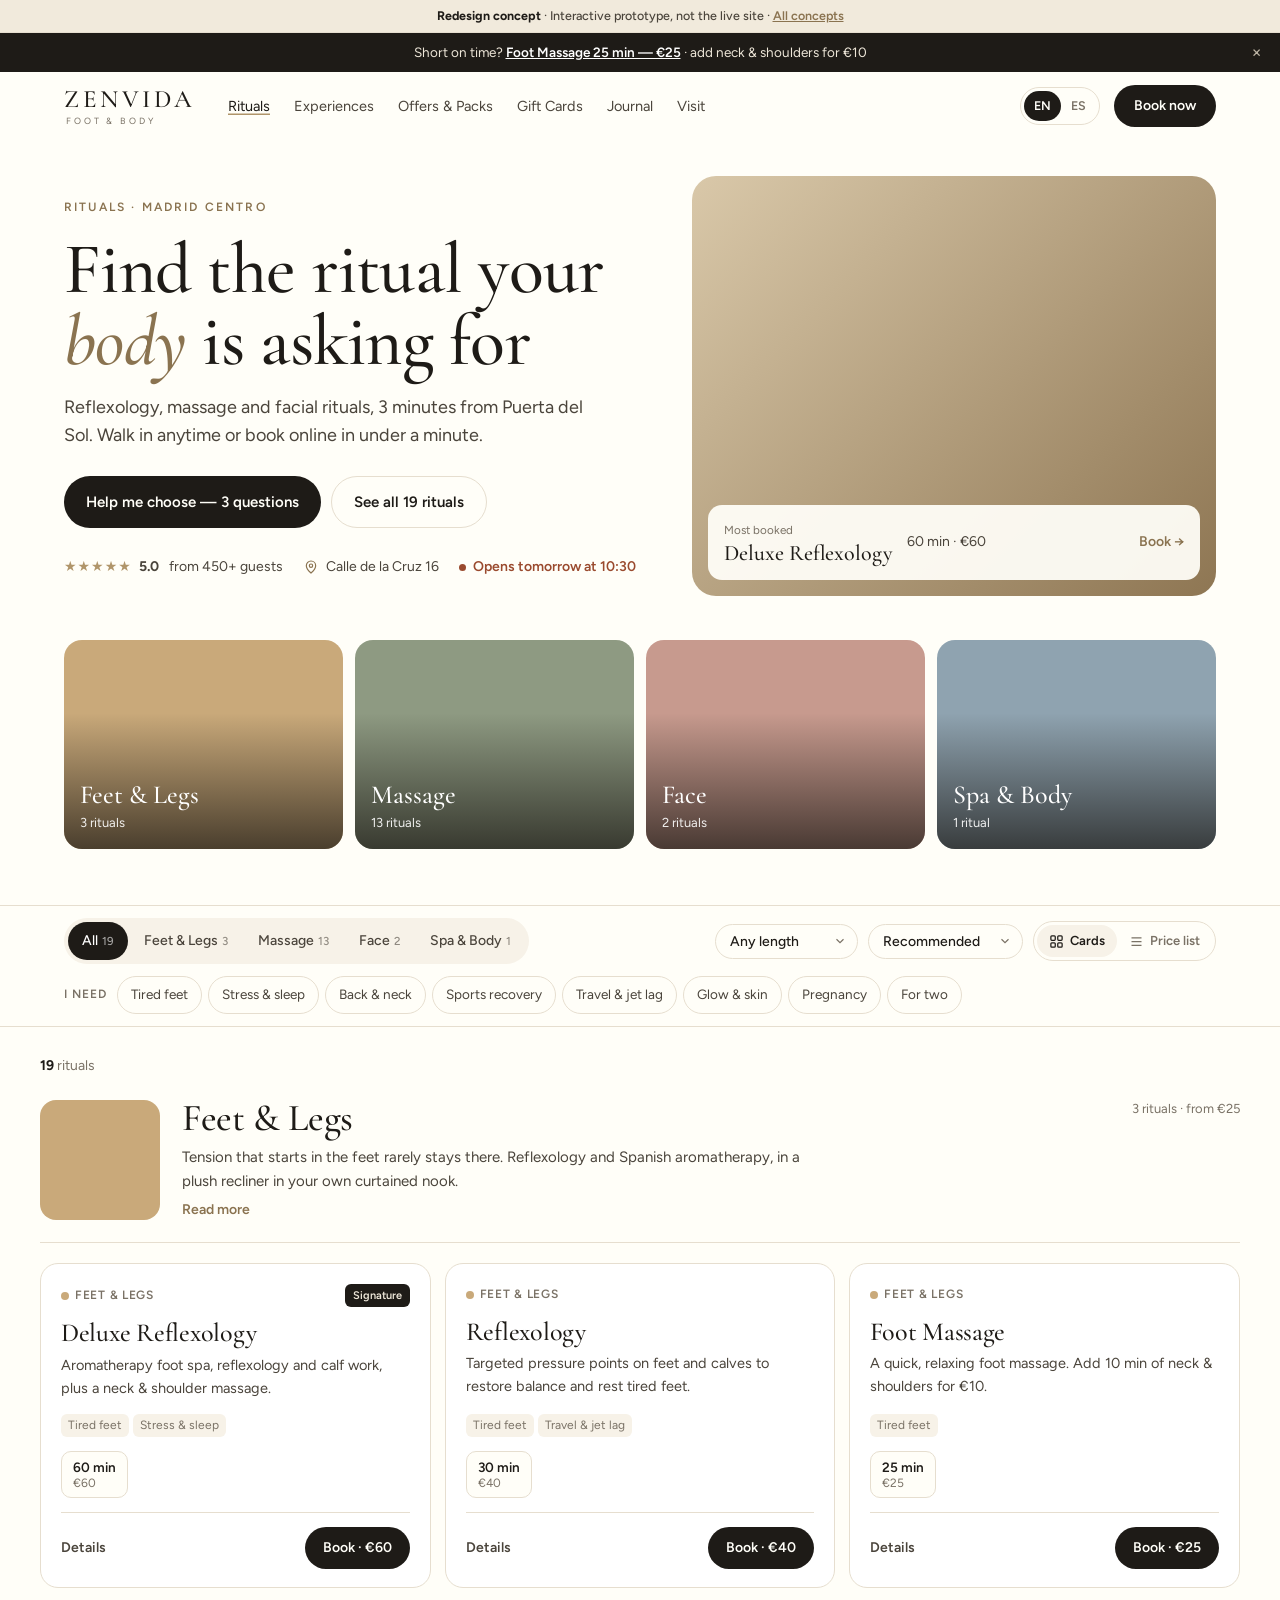
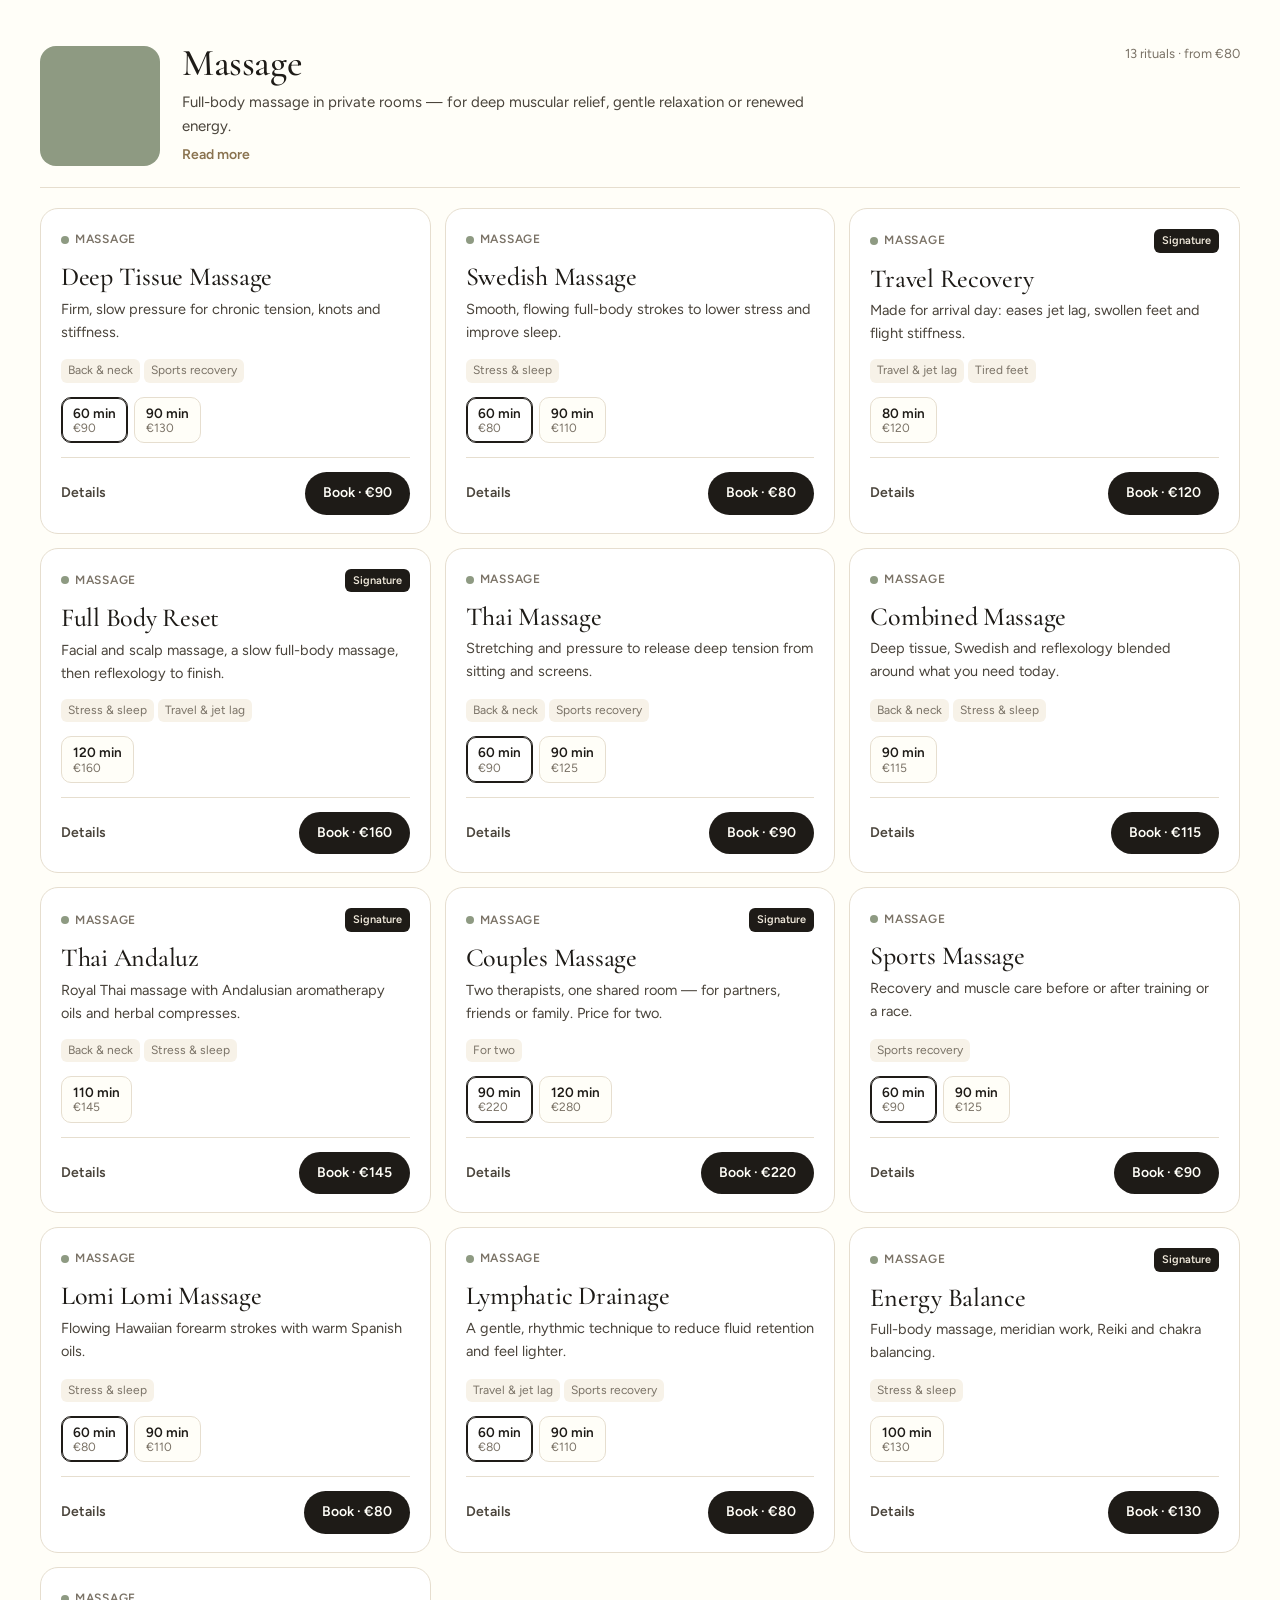
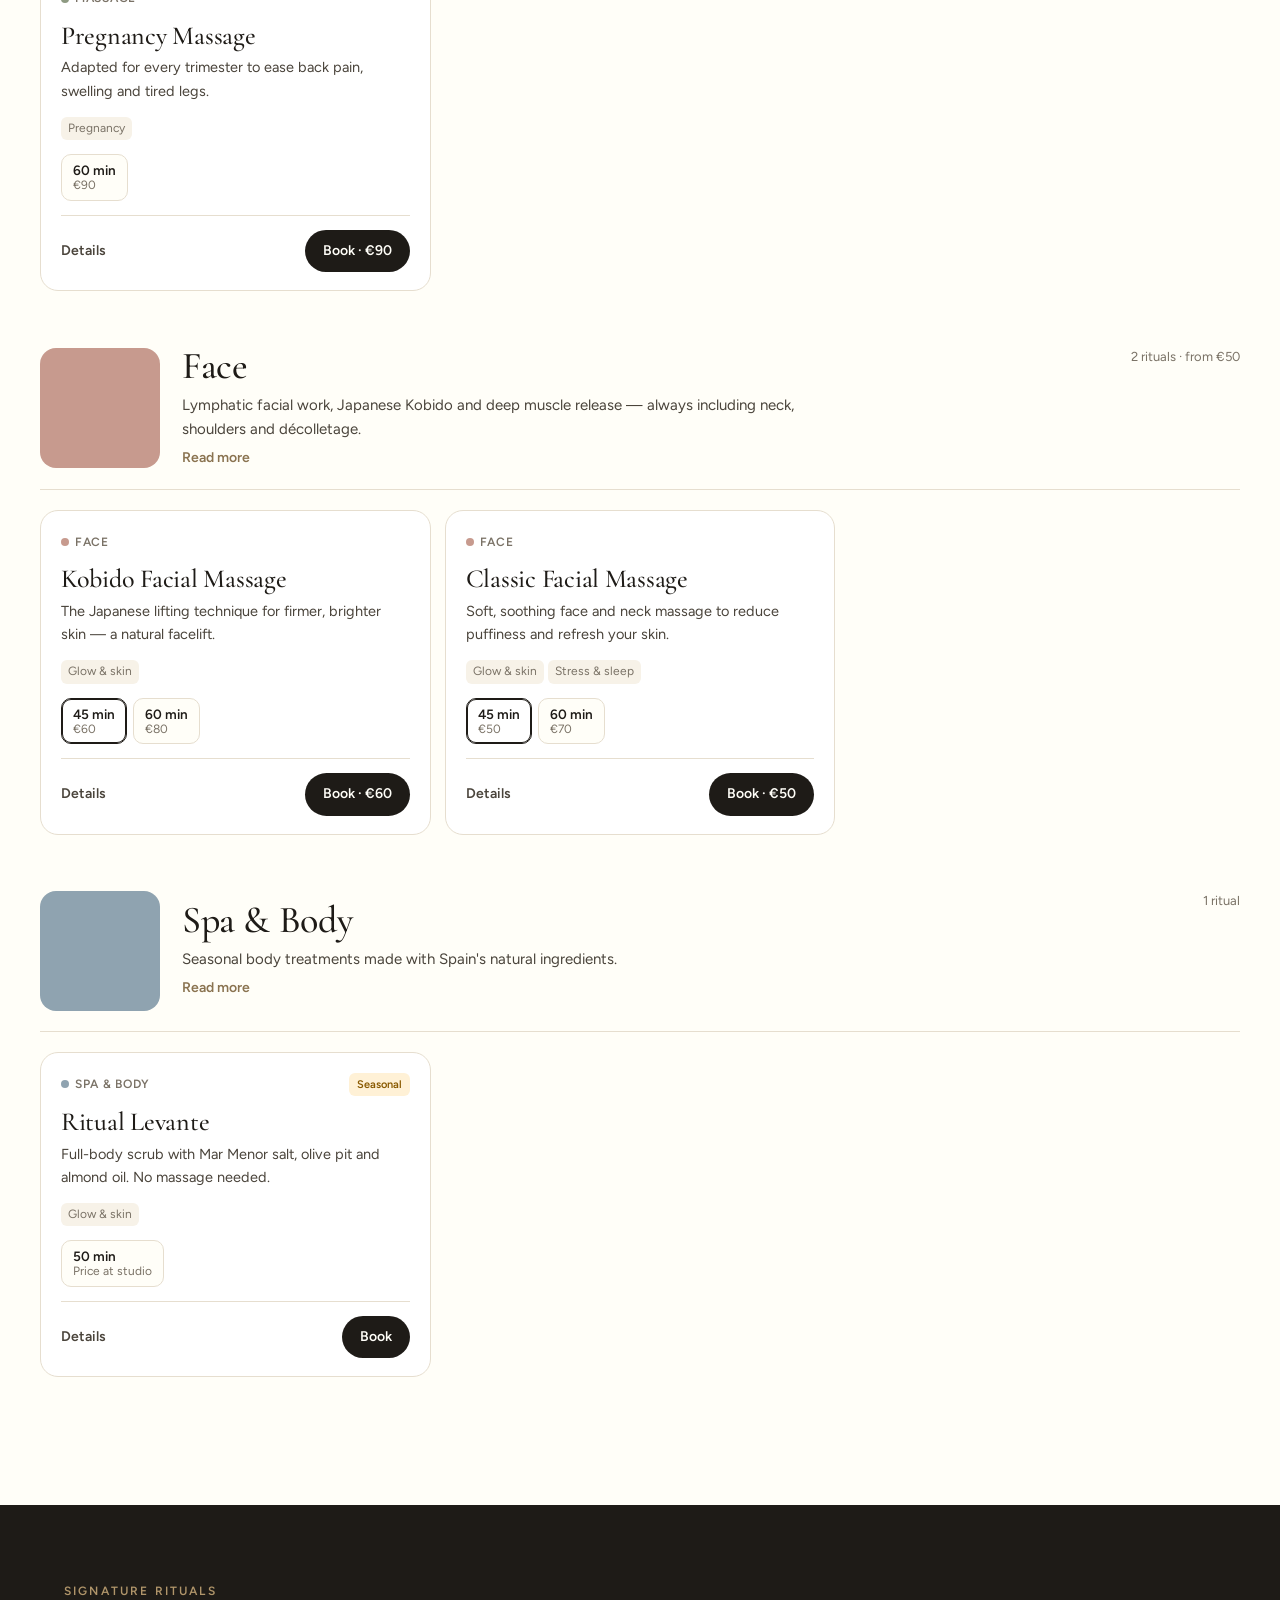
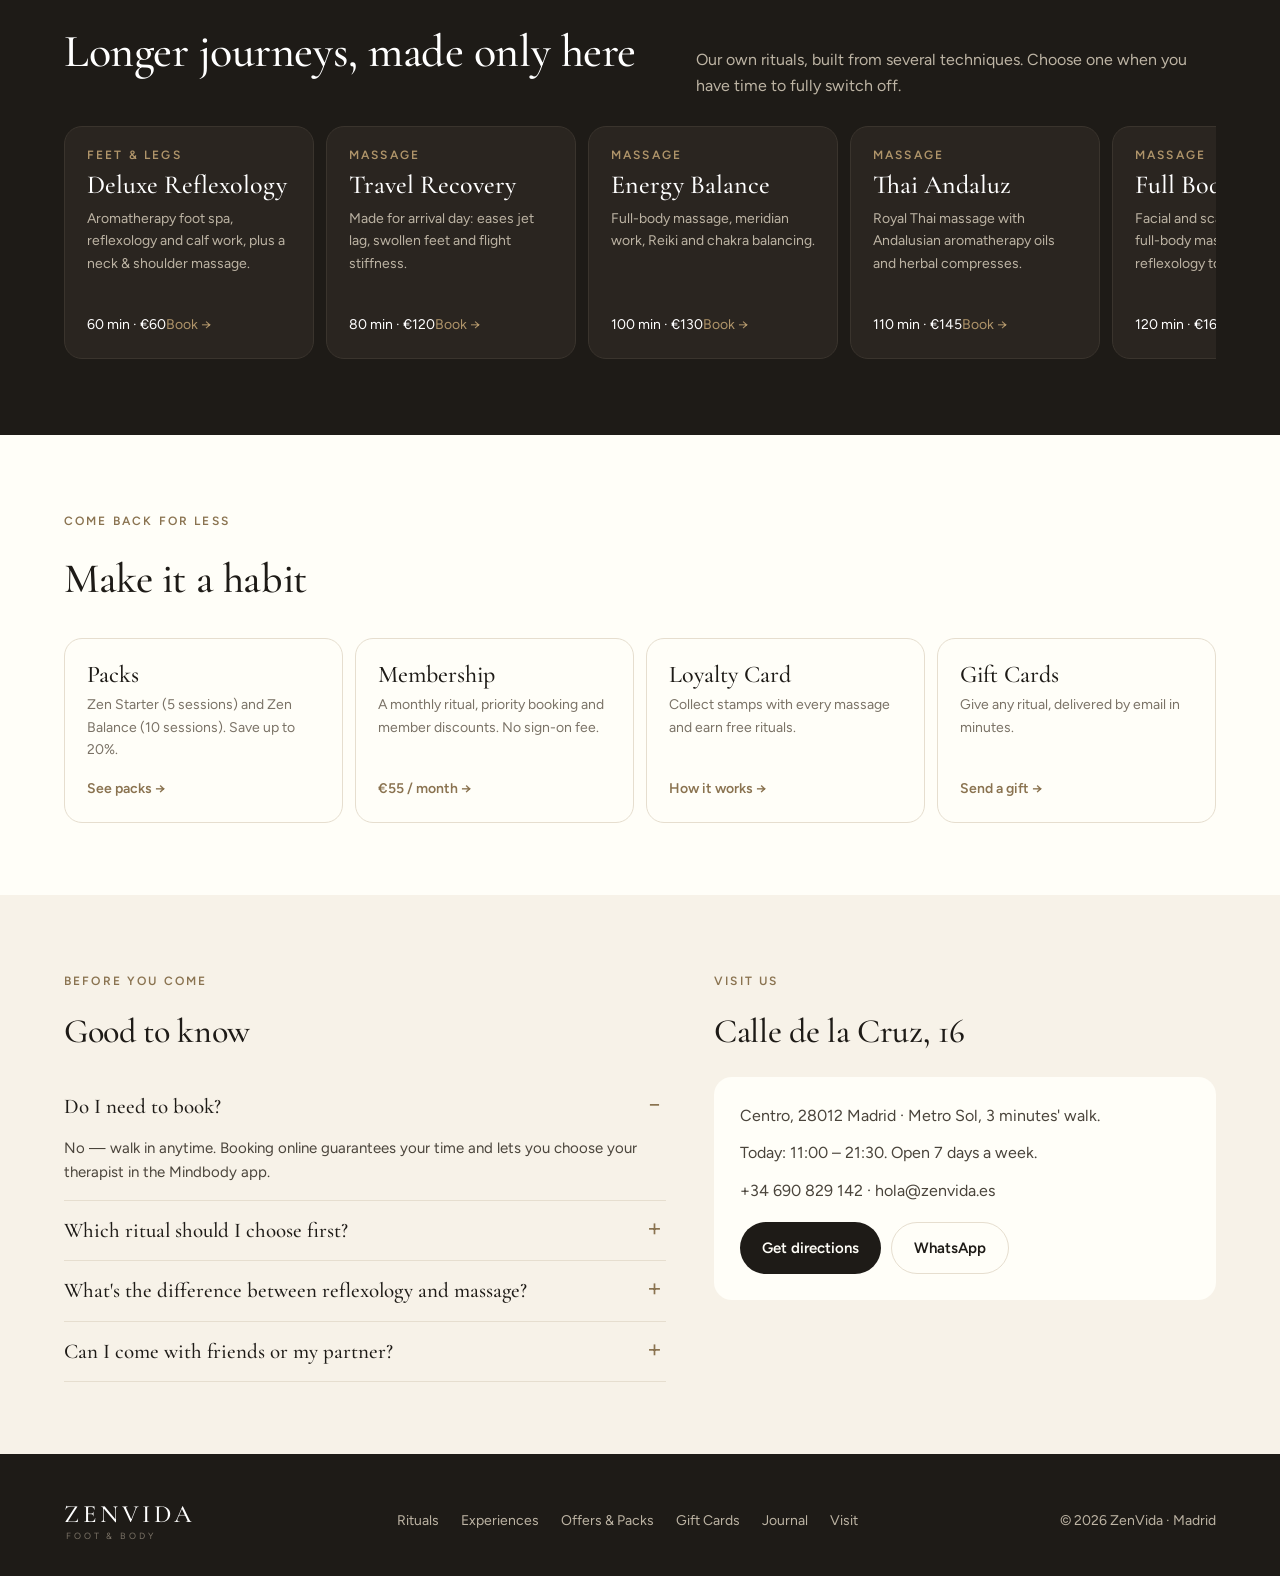
<file: rituals.html>
<!doctype html>
<html lang="en">
<head>
<meta charset="utf-8">
<meta name="robots" content="noindex, nofollow">
<meta name="viewport" content="width=device-width, initial-scale=1">
<title>Massage & Reflexology Rituals in Madrid | ZenVida</title>
<meta name="description" content="All ZenVida rituals in one place: reflexology, massage and facial rituals in Madrid Centro, 3 min from Puerta del Sol. Filter by need, time and price. Walk in or book online.">
<link rel="preconnect" href="https://fonts.googleapis.com">
<link rel="preconnect" href="https://fonts.gstatic.com" crossorigin>
<link href="https://fonts.googleapis.com/css2?family=Cormorant+Garamond:ital,wght@0,400;0,500;0,600;1,400&family=Figtree:wght@400;500;600&display=swap" rel="stylesheet">
<style>
:root{
  --paper:#FFFEF8;--cream:#F7F2E8;--sand-50:#F1EADC;--sand:#B0956A;--sand-700:#8A7350;
  --ink:#1E1B17;--ink-2:#4A443B;--muted:#7A7266;--line:#E6DECF;--ok:#4F7A4A;
  --radius:18px;--radius-sm:12px;
  --shadow:0 1px 2px rgba(30,27,23,.04),0 8px 30px rgba(30,27,23,.07);
  --serif:"Cormorant Garamond",Georgia,serif;--sans:"Figtree",system-ui,-apple-system,sans-serif;
  --feet:#C9A97A;--massage:#8E9A82;--face:#C79A8E;--spa:#8FA3B0;
}
*{box-sizing:border-box}
html{scroll-behavior:smooth;scroll-padding-top:185px}
body{margin:0;background:var(--paper);color:var(--ink);font:400 16px/1.6 var(--sans);-webkit-font-smoothing:antialiased}
img{max-width:100%;display:block}
a{color:inherit}
button{font:inherit;color:inherit}
[hidden]{display:none!important}
.wrap{max-width:1200px;margin:0 auto;padding:0 24px}
h1,h2,h3{font-family:var(--serif);font-weight:500;letter-spacing:-.01em;margin:0}
.eyebrow{font:600 12px/1 var(--sans);letter-spacing:.18em;text-transform:uppercase;color:var(--sand-700)}
.btn{display:inline-flex;align-items:center;justify-content:center;gap:8px;border:0;border-radius:999px;padding:13px 22px;font-weight:600;font-size:15px;cursor:pointer;text-decoration:none;transition:transform .15s,background .2s}
.btn:active{transform:scale(.98)}
.btn-dark{background:var(--ink);color:var(--paper)}
.btn-dark:hover{background:#000}
.btn-ghost{background:var(--paper);border:1px solid var(--line)}
.btn-ghost:hover{border-color:var(--sand)}
:focus-visible{outline:2px solid var(--sand-700);outline-offset:3px}

/* Promo + header */
.promo{background:var(--ink);color:#EDE6D8;font-size:13.5px;text-align:center;padding:9px 44px;position:relative}
.promo a{color:#fff;font-weight:600}
.promo button{position:absolute;right:12px;top:50%;transform:translateY(-50%);background:none;border:0;color:#bdb4a4;cursor:pointer;font-size:18px;padding:6px}
header.site{position:sticky;top:0;z-index:40;background:rgba(255,254,248,.92);backdrop-filter:saturate(1.4) blur(12px);-webkit-backdrop-filter:saturate(1.4) blur(12px)}
.nav{display:flex;align-items:center;gap:32px;height:68px}
.logo{text-decoration:none;display:flex;flex-direction:column;line-height:1}
.logo b{font:500 25px/1 var(--serif);letter-spacing:.14em}
.logo small{font-size:9px;letter-spacing:.32em;color:var(--muted);margin-top:4px;padding-left:2px}
.nav ul{display:flex;gap:24px;list-style:none;margin:0;padding:0;font-size:14.5px}
.nav ul a{text-decoration:none;color:var(--ink-2)}
.nav ul a:hover{color:var(--ink)}
.nav ul a[aria-current]{color:var(--ink);box-shadow:inset 0 -1.5px 0 var(--sand)}
.nav .right{margin-left:auto;display:flex;align-items:center;gap:14px}
.lang{display:flex;border:1px solid var(--line);border-radius:999px;padding:3px;font-size:12.5px;font-weight:600}
.lang button{border:0;background:none;padding:5px 10px;border-radius:999px;cursor:pointer;color:var(--muted)}
.lang button[aria-pressed=true]{background:var(--ink);color:var(--paper)}
.nav .btn{padding:10px 20px;font-size:14px}
.menu-btn{display:none;background:none;border:0;padding:8px;cursor:pointer}

/* Hero */
.hero{display:grid;grid-template-columns:1.05fr .95fr;gap:48px;align-items:center;padding:36px 0 44px}
.hero h1{font-size:clamp(44px,6vw,72px);line-height:1;margin:14px 0 16px}
.hero h1 em{font-style:italic;color:var(--sand-700)}
.hero p.lead{font-size:18px;color:var(--ink-2);margin:0 0 26px;max-width:520px}
.hero-ctas{display:flex;gap:10px;flex-wrap:wrap}
.trust{display:flex;flex-wrap:wrap;gap:8px 20px;margin-top:28px;font-size:14px;color:var(--ink-2)}
.trust span{display:inline-flex;align-items:center;gap:7px}
.trust svg{width:16px;height:16px;color:var(--sand-700)}
.trust .stars{color:var(--sand);letter-spacing:1px}
.open{color:var(--ok);font-weight:600}
.open.closed{color:#9a4a2e}
.open::before{content:"";width:7px;height:7px;border-radius:50%;background:currentColor;display:inline-block}
.hero-img{border-radius:24px;overflow:hidden;aspect-ratio:5/4;background:linear-gradient(135deg,#d9c8a9,#8e7653);position:relative}
.hero-img img{width:100%;height:100%;object-fit:cover}
.hero-img .float{position:absolute;left:16px;bottom:16px;right:16px;background:rgba(255,254,248,.94);border-radius:14px;padding:14px 16px;display:flex;align-items:center;gap:14px;font-size:14px}
.hero-img .float b{font:500 22px var(--serif);display:block;line-height:1.1}
.hero-img .float a{margin-left:auto;white-space:nowrap;font-weight:600;color:var(--sand-700);text-decoration:none}

/* Area tiles */
.areas{display:grid;grid-template-columns:repeat(4,1fr);gap:12px;margin-bottom:56px}
.area-tile{position:relative;border-radius:var(--radius);overflow:hidden;aspect-ratio:4/3;cursor:pointer;border:0;padding:0;text-align:left;color:#fff;background:var(--c,#999)}
.area-tile img{position:absolute;inset:0;width:100%;height:100%;object-fit:cover;transition:transform .5s}
.area-tile:hover img{transform:scale(1.04)}
.area-tile::after{content:"";position:absolute;inset:0;background:linear-gradient(180deg,transparent 35%,rgba(20,17,13,.7))}
.area-tile span{position:absolute;left:16px;bottom:14px;right:16px;z-index:1}
.area-tile b{display:block;font:500 26px/1.1 var(--serif)}
.area-tile small{font-size:13px;opacity:.9}

/* Filter bar */
.filters{position:sticky;top:68px;z-index:30;background:rgba(255,254,248,.96);backdrop-filter:blur(10px);-webkit-backdrop-filter:blur(10px);border-top:1px solid var(--line);border-bottom:1px solid var(--line)}
.frow{display:flex;align-items:center;gap:10px;padding:12px 0}
.frow+.frow{padding-top:0}
.seg{display:flex;background:var(--cream);border-radius:999px;padding:4px;gap:2px;flex:0 0 auto}
.seg button{border:0;background:none;border-radius:999px;padding:8px 14px;font-size:14px;font-weight:500;cursor:pointer;color:var(--ink-2);white-space:nowrap}
.seg button[aria-pressed=true]{background:var(--ink);color:#fff}
.seg button .n{font-size:11.5px;opacity:.6;margin-left:4px}
.scroller{display:flex;gap:6px;overflow-x:auto;scrollbar-width:none;flex:1;min-width:0;mask-image:linear-gradient(90deg,#000 92%,transparent)}
.scroller::-webkit-scrollbar{display:none}
.chip{flex:0 0 auto;border:1px solid var(--line);background:var(--paper);border-radius:999px;padding:7px 13px;font-size:13.5px;cursor:pointer;white-space:nowrap;color:var(--ink-2)}
.chip:hover{border-color:var(--sand)}
.chip[aria-pressed=true]{background:var(--sand-50);border-color:var(--sand);color:var(--ink);font-weight:600}
.flabel{font-size:12px;font-weight:600;letter-spacing:.08em;text-transform:uppercase;color:var(--muted);flex:0 0 auto}
select{font:500 14px var(--sans);border:1px solid var(--line);background:var(--paper);border-radius:999px;padding:8px 32px 8px 14px;appearance:none;-webkit-appearance:none;background-image:url("data:image/svg+xml,%3Csvg xmlns='http://www.w3.org/2000/svg' viewBox='0 0 24 24' fill='none' stroke='%237A7266' stroke-width='2'%3E%3Cpath d='M6 9l6 6 6-6'/%3E%3C/svg%3E");background-repeat:no-repeat;background-position:right 10px center;background-size:14px;cursor:pointer;color:var(--ink)}
.view{display:flex;border:1px solid var(--line);border-radius:999px;padding:3px;flex:0 0 auto}
.view button{border:0;background:none;padding:6px 12px;border-radius:999px;cursor:pointer;font-size:13px;font-weight:600;color:var(--muted);display:flex;gap:6px;align-items:center}
.view button svg{width:15px;height:15px}
.view button[aria-pressed=true]{background:var(--cream);color:var(--ink)}
.sp{flex:1}

/* Results */
.results{padding:28px 0 72px;min-height:50vh}
.rhead{display:flex;align-items:center;gap:12px;flex-wrap:wrap;margin-bottom:22px;font-size:14px;color:var(--muted)}
.rhead b{color:var(--ink)}
.clear{background:none;border:0;color:var(--sand-700);font-weight:600;cursor:pointer;padding:0;font-size:14px;border-bottom:1px solid currentColor}
.quiz-banner{display:flex;gap:10px;align-items:center;background:var(--sand-50);border-radius:999px;padding:6px 8px 6px 14px;color:var(--ink);font-size:13.5px}

.group{margin-bottom:56px}
.ghead{display:grid;grid-template-columns:120px 1fr auto;gap:22px;align-items:center;margin-bottom:20px;padding-bottom:20px;border-bottom:1px solid var(--line)}
.ghead .gimg{width:120px;aspect-ratio:1;border-radius:16px;overflow:hidden;background:var(--c)}
.ghead .gimg img{width:100%;height:100%;object-fit:cover}
.ghead h2{font-size:38px;line-height:1.05}
.ghead p{margin:6px 0 0;color:var(--ink-2);max-width:640px;font-size:15px}
.ghead .more{background:none;border:0;padding:0;color:var(--sand-700);font-weight:600;cursor:pointer;font-size:14px;margin-top:6px}
.ghead .long{color:var(--muted);font-size:14.5px}
.ghead .cnt{font-size:13px;color:var(--muted);white-space:nowrap;align-self:start}

.grid{display:grid;grid-template-columns:repeat(3,1fr);gap:14px}
.card{background:#fff;border:1px solid var(--line);border-radius:var(--radius);padding:20px 20px 18px;display:flex;flex-direction:column;position:relative;transition:box-shadow .2s,border-color .2s,transform .2s}
.card:hover{box-shadow:var(--shadow);border-color:#d9ccb2}
.card.pick{border-color:var(--sand);box-shadow:0 0 0 1px var(--sand),var(--shadow)}
.ctop{display:flex;align-items:center;gap:6px;flex-wrap:wrap;margin-bottom:12px;min-height:22px}
.area-dot{display:inline-flex;align-items:center;gap:6px;font-size:12px;font-weight:600;letter-spacing:.06em;text-transform:uppercase;color:var(--muted);margin-right:auto}
.area-dot::before{content:"";width:8px;height:8px;border-radius:50%;background:var(--c)}
.badge{font-size:11px;font-weight:600;border-radius:6px;padding:3px 8px;white-space:nowrap}
.badge.sig{background:var(--ink);color:#EDE6D8}
.badge.seas{background:#FFF1D6;color:#8a5a00}
.badge.pick{background:var(--sand);color:#fff}
.badge.two{background:#F3E6E8;color:#8d4a58}
.card h3{font-size:26px;line-height:1.1;margin-bottom:6px}
.card p{margin:0 0 14px;font-size:14.5px;color:var(--ink-2);flex:1}
.needs{display:flex;flex-wrap:wrap;gap:4px;margin-bottom:14px}
.needs span{font-size:12px;color:var(--muted);background:var(--cream);border-radius:6px;padding:2px 7px}
.opts{display:flex;gap:6px;margin-bottom:14px;flex-wrap:wrap}
.opt{border:1px solid var(--line);background:var(--paper);border-radius:10px;padding:7px 11px;font-size:13.5px;cursor:pointer;text-align:left;line-height:1.2}
.opt b{font-weight:600}
.opt small{display:block;color:var(--muted);font-size:12px}
.opt[aria-pressed=true]{border-color:var(--ink);box-shadow:inset 0 0 0 1px var(--ink);background:#fff}
.cfoot{display:flex;align-items:center;gap:10px;border-top:1px solid var(--line);padding-top:14px}
.cfoot a{font-size:14px;font-weight:600;text-decoration:none;color:var(--ink-2)}
.cfoot a:hover{color:var(--ink)}
.cfoot .btn{margin-left:auto;padding:10px 18px;font-size:14px}

/* Price list view */
.plist{width:100%;border-collapse:collapse;background:#fff;border:1px solid var(--line);border-radius:var(--radius);overflow:hidden}
.plist td{padding:14px 18px;border-bottom:1px solid var(--line);vertical-align:middle}
.plist tr:last-child td{border-bottom:0}
.plist .nm{font:500 21px/1.2 var(--serif)}
.plist .nm small{display:block;font:400 13.5px var(--sans);color:var(--muted);margin-top:2px}
.plist .pr{white-space:nowrap;font-variant-numeric:tabular-nums;color:var(--ink-2);font-size:14.5px}
.plist .pr span{display:inline-block;min-width:118px}
.plist .bk{text-align:right;width:1%}
.plist .bk .btn{padding:8px 16px;font-size:13.5px}
.empty{text-align:center;padding:60px 20px;border:1px dashed var(--line);border-radius:var(--radius)}
.empty h3{font-size:28px;margin-bottom:8px}

/* Signature band */
.sig-band{background:var(--ink);color:#EDE6D8;padding:72px 0}
.sig-band h2{color:#fff;font-size:clamp(34px,4vw,46px);margin:12px 0 10px}
.sig-band .eyebrow{color:var(--sand)}
.sig-head{display:flex;align-items:flex-end;justify-content:space-between;gap:20px;margin-bottom:28px;flex-wrap:wrap}
.sig-head p{margin:0;max-width:520px;color:#bdb4a4}
.sig-row{display:grid;grid-auto-flow:column;grid-auto-columns:minmax(250px,1fr);gap:12px;overflow-x:auto;scrollbar-width:none;padding-bottom:4px}
.sig-row::-webkit-scrollbar{display:none}
.sig-card{background:#2a2520;border:1px solid #3a342d;border-radius:var(--radius);padding:22px;display:flex;flex-direction:column;min-height:220px;cursor:pointer;text-align:left;transition:background .2s,border-color .2s}
.sig-card:hover{background:#322c26;border-color:var(--sand-700)}
.sig-card .t{font:500 26px/1.1 var(--serif);color:#fff;margin:10px 0 8px}
.sig-card p{margin:0;font-size:14px;color:#bdb4a4;flex:1}
.sig-card .pp{margin-top:16px;font-size:14px;color:#fff;display:flex;justify-content:space-between}
.sig-card .pp span{color:var(--sand)}

/* Save strip */
.save{padding:72px 0}
.save h2{font-size:clamp(32px,4vw,42px);margin:12px 0 26px}
.save-grid{display:grid;grid-template-columns:repeat(4,1fr);gap:12px}
.save-card{border:1px solid var(--line);border-radius:var(--radius);padding:22px;text-decoration:none;display:flex;flex-direction:column;gap:6px;background:var(--paper);transition:border-color .2s}
.save-card:hover{border-color:var(--sand)}
.save-card b{font:500 24px/1.15 var(--serif)}
.save-card p{margin:0;color:var(--muted);font-size:14px;flex:1}
.save-card span{font-weight:600;font-size:14px;color:var(--sand-700);margin-top:10px}

/* FAQ + visit */
.bottom{background:var(--cream);padding:72px 0}
.bottom .wrap{display:grid;grid-template-columns:1.2fr 1fr;gap:48px}
.faq h2,.visit h2{font-size:34px;margin:12px 0 18px}
.faq details{border-bottom:1px solid var(--line)}
.faq summary{list-style:none;cursor:pointer;padding:16px 32px 16px 0;font:500 21px/1.3 var(--serif);position:relative}
.faq summary::-webkit-details-marker{display:none}
.faq summary::after{content:"+";position:absolute;right:4px;top:12px;font:400 24px var(--sans);color:var(--sand-700)}
.faq details[open] summary::after{content:"−"}
.faq details p{margin:0 0 16px;color:var(--ink-2);font-size:15px}
.visit-card{background:var(--paper);border-radius:var(--radius);padding:26px}
.visit-card p{margin:0 0 12px;color:var(--ink-2)}
.visit-card .row{display:flex;gap:10px;flex-wrap:wrap;margin-top:18px}

footer{background:var(--ink);color:#bdb4a4;padding:48px 0 36px;font-size:14px}
footer .wrap{display:flex;justify-content:space-between;gap:24px;flex-wrap:wrap;align-items:center}
footer .logo b{color:#fff}
footer a{text-decoration:none}
footer a:hover{color:#fff}
footer nav{display:flex;gap:22px;flex-wrap:wrap}

/* Quiz modal */
dialog{border:0;border-radius:24px;padding:0;width:min(560px,calc(100% - 32px));box-shadow:0 30px 80px rgba(0,0,0,.25);background:var(--paper);color:var(--ink)}
dialog::backdrop{background:rgba(30,27,23,.45);backdrop-filter:blur(3px)}
.qz{padding:28px}
.qz-top{display:flex;align-items:center;gap:12px;margin-bottom:18px}
.qz-bar{flex:1;height:4px;background:var(--line);border-radius:4px;overflow:hidden}
.qz-bar i{display:block;height:100%;background:var(--sand);transition:width .3s}
.qz-x{background:none;border:0;font-size:22px;cursor:pointer;color:var(--muted);line-height:1;padding:4px}
.qz h3{font-size:32px;margin-bottom:18px}
.qz-opts{display:grid;grid-template-columns:1fr 1fr;gap:8px}
.qz-opts button{border:1px solid var(--line);background:#fff;border-radius:14px;padding:14px;text-align:left;cursor:pointer;font-size:15px;font-weight:500}
.qz-opts button:hover{border-color:var(--sand);background:var(--cream)}
.qz-opts button small{display:block;color:var(--muted);font-weight:400;font-size:13px}
.qz-back{background:none;border:0;color:var(--muted);cursor:pointer;margin-top:16px;padding:0;font-size:14px}

.mbar{display:none}
.toast{position:fixed;left:50%;bottom:24px;transform:translate(-50%,20px);opacity:0;visibility:hidden;background:var(--ink);color:#fff;border-radius:14px;padding:14px 18px;font-size:14px;box-shadow:0 10px 40px rgba(0,0,0,.25);transition:all .3s;z-index:70;max-width:calc(100% - 32px)}
.toast.show{transform:translate(-50%,0);opacity:1;visibility:visible}

@media (max-width:1040px){
  .nav ul{display:none}.menu-btn{display:block}
  .grid{grid-template-columns:repeat(2,1fr)}
  .areas{grid-template-columns:repeat(2,1fr)}
  .save-grid{grid-template-columns:repeat(2,1fr)}
  .bottom .wrap{grid-template-columns:1fr}
}
@media (max-width:760px){
  html{scroll-padding-top:200px}
  .wrap{padding:0 16px}
  .nav{height:60px;gap:12px}
  .nav .btn{display:none}
  .logo b{font-size:22px}
  .filters{top:60px}
  .hero{grid-template-columns:1fr;gap:24px;padding:22px 0 32px}
  .hero-img{aspect-ratio:4/3;order:-1;margin:0 -16px;border-radius:0}
  .areas{gap:8px;margin-bottom:36px}
  .area-tile b{font-size:22px}
  .area-tile small{display:none}
  .frow{flex-wrap:nowrap}
  .frow.top{overflow-x:auto;scrollbar-width:none}
  .frow.top::-webkit-scrollbar{display:none}
  .frow .flabel{display:none}
  .grid{grid-template-columns:1fr}
  .ghead{grid-template-columns:72px 1fr;gap:14px}
  .ghead .gimg{width:72px}
  .ghead h2{font-size:30px}
  .ghead .cnt{display:none}
  .plist .nm small{display:none}
  .plist .pr span{min-width:0;display:block}
  .save-grid{grid-template-columns:1fr}
  .qz-opts{grid-template-columns:1fr}
  .mbar{display:flex;position:fixed;left:0;right:0;bottom:0;z-index:50;background:rgba(255,254,248,.96);backdrop-filter:blur(10px);border-top:1px solid var(--line);padding:12px 16px calc(12px + env(safe-area-inset-bottom));gap:10px}
  .mbar .btn{flex:1;padding:13px 10px;white-space:nowrap;font-size:14.5px}
  .hero-img .float{left:12px;right:12px;bottom:12px;padding:12px 14px;gap:10px}
  .hero-img .float>span{display:none}
  .hero-img .float b{font-size:20px}
  body{padding-bottom:80px}
}
@media (prefers-reduced-motion:reduce){*{transition:none!important;scroll-behavior:auto!important}}
</style>
</head>
<body>
<div style="background:#F1EADC;color:#4A443B;font:500 12.5px/1.4 Figtree,system-ui,sans-serif;text-align:center;padding:7px 16px;border-bottom:1px solid #E6DECF"><b style="color:#1E1B17">Redesign concept</b> · Interactive prototype, not the live site · <a href="index.html" style="color:#8A7350;font-weight:600">All concepts</a></div>

<div class="promo">Short on time? <a href="#" data-book="foot-massage">Foot Massage 25 min — €25</a> · add neck &amp; shoulders for €10
  <button aria-label="Dismiss" onclick="this.parentElement.remove()">×</button></div>

<header class="site">
  <div class="wrap nav">
    <a class="logo" href="#" aria-label="ZenVida home"><b>ZENVIDA</b><small>FOOT &amp; BODY</small></a>
    <ul>
      <li><a href="#" aria-current="page">Rituals</a></li>
      <li><a href="#">Experiences</a></li>
      <li><a href="#">Offers &amp; Packs</a></li>
      <li><a href="#">Gift Cards</a></li>
      <li><a href="#">Journal</a></li>
      <li><a href="#visit">Visit</a></li>
    </ul>
    <div class="right">
      <div class="lang" role="group" aria-label="Language"><button aria-pressed="true">EN</button><button aria-pressed="false">ES</button></div>
      <a class="btn btn-dark" href="#results">Book now</a>
      <button class="menu-btn" aria-label="Open menu"><svg width="24" height="24" viewBox="0 0 24 24" fill="none" stroke="currentColor" stroke-width="1.6"><path d="M4 7h16M4 12h16M4 17h16"/></svg></button>
    </div>
  </div>
</header>

<main>
<div class="wrap">
  <section class="hero">
    <div>
      <span class="eyebrow">Rituals · Madrid Centro</span>
      <h1>Find the ritual your <em>body</em> is asking for</h1>
      <p class="lead">Reflexology, massage and facial rituals, 3 minutes from Puerta del Sol. Walk in anytime or book online in under a minute.</p>
      <div class="hero-ctas">
        <button class="btn btn-dark" id="quizOpen">Help me choose — 3 questions</button>
        <a class="btn btn-ghost" href="#results">See all 19 rituals</a>
      </div>
      <div class="trust">
        <span><span class="stars">★★★★★</span><b>5.0</b>&nbsp;from 450+ guests</span>
        <span><svg viewBox="0 0 24 24" fill="none" stroke="currentColor" stroke-width="1.8"><path d="M12 21s-7-6.2-7-11a7 7 0 1 1 14 0c0 4.8-7 11-7 11z"/><circle cx="12" cy="10" r="2.5"/></svg>Calle de la Cruz 16</span>
        <span class="open" id="openNow">Open now</span>
      </div>
    </div>
    <div class="hero-img">
      <img src="https://static.wixstatic.com/media/b84849_f89b8ba73adb4a0f9025817ccebf6178~mv2.jpg/v1/fill/w_1200,h_960,al_c,q_85,enc_auto/b84849_f89b8ba73adb4a0f9025817ccebf6178~mv2.jpg" alt="ZenVida treatment room with rose petals" onerror="this.remove()">
      <div class="float"><div><small style="color:var(--muted)">Most booked</small><b>Deluxe Reflexology</b></div><span style="color:var(--ink-2)">60 min · €60</span><a href="#" data-book="deluxe-reflexology">Book →</a></div>
    </div>
  </section>

  <nav class="areas" aria-label="Browse by area" id="areaTiles"></nav>
</div>

<!-- Filters -->
<div class="filters" id="filters">
  <div class="wrap">
    <div class="frow top">
      <div class="seg" role="group" aria-label="Area" id="areaSeg"></div>
      <span class="sp"></span>
      <select id="time" aria-label="Duration">
        <option value="any">Any length</option>
        <option value="short">Under 45 min</option>
        <option value="hour">About an hour</option>
        <option value="long">90 min or more</option>
      </select>
      <select id="sort" aria-label="Sort">
        <option value="rec">Recommended</option>
        <option value="price">Price: low to high</option>
        <option value="time">Shortest first</option>
      </select>
      <div class="view" role="group" aria-label="View">
        <button aria-pressed="true" data-v="cards" title="Cards"><svg viewBox="0 0 24 24" fill="none" stroke="currentColor" stroke-width="2"><rect x="3" y="3" width="7" height="7" rx="1.5"/><rect x="14" y="3" width="7" height="7" rx="1.5"/><rect x="3" y="14" width="7" height="7" rx="1.5"/><rect x="14" y="14" width="7" height="7" rx="1.5"/></svg>Cards</button>
        <button aria-pressed="false" data-v="list" title="Price list"><svg viewBox="0 0 24 24" fill="none" stroke="currentColor" stroke-width="2"><path d="M4 6h16M4 12h16M4 18h16"/></svg>Price list</button>
      </div>
    </div>
    <div class="frow">
      <span class="flabel">I need</span>
      <div class="scroller" role="group" aria-label="Need" id="needChips"></div>
    </div>
  </div>
</div>

<div class="wrap results" id="results">
  <div class="rhead" id="rhead"></div>
  <div id="out"></div>
</div>

<!-- Signature -->
<section class="sig-band">
  <div class="wrap">
    <div class="sig-head">
      <div><span class="eyebrow">Signature rituals</span><h2>Longer journeys, made only here</h2></div>
      <p>Our own rituals, built from several techniques. Choose one when you have time to fully switch off.</p>
    </div>
    <div class="sig-row" id="sigRow"></div>
  </div>
</section>

<!-- Save -->
<section class="save">
  <div class="wrap">
    <span class="eyebrow">Come back for less</span>
    <h2>Make it a habit</h2>
    <div class="save-grid">
      <a class="save-card" href="#"><b>Packs</b><p>Zen Starter (5 sessions) and Zen Balance (10 sessions). Save up to 20%.</p><span>See packs →</span></a>
      <a class="save-card" href="#"><b>Membership</b><p>A monthly ritual, priority booking and member discounts. No sign-on fee.</p><span>€55 / month →</span></a>
      <a class="save-card" href="#"><b>Loyalty Card</b><p>Collect stamps with every massage and earn free rituals.</p><span>How it works →</span></a>
      <a class="save-card" href="#"><b>Gift Cards</b><p>Give any ritual, delivered by email in minutes.</p><span>Send a gift →</span></a>
    </div>
  </div>
</section>

<!-- FAQ + Visit -->
<section class="bottom" id="visit">
  <div class="wrap">
    <div class="faq">
      <span class="eyebrow">Before you come</span>
      <h2>Good to know</h2>
      <details open><summary>Do I need to book?</summary><p>No — walk in anytime. Booking online guarantees your time and lets you choose your therapist in the Mindbody app.</p></details>
      <details><summary>Which ritual should I choose first?</summary><p>For tired feet after walking Madrid, start with Deluxe Reflexology. For back and neck tension, try Deep Tissue or Thai. Not sure? Use "Help me choose" above.</p></details>
      <details><summary>What's the difference between reflexology and massage?</summary><p>Massage works the muscles directly. Reflexology works pressure points on the feet that connect to the whole body, for deep, whole-body relaxation.</p></details>
      <details><summary>Can I come with friends or my partner?</summary><p>Yes. Couples Massage has two therapists in one shared room, and several rituals can be booked for small groups.</p></details>
    </div>
    <div class="visit">
      <span class="eyebrow">Visit us</span>
      <h2>Calle de la Cruz, 16</h2>
      <div class="visit-card">
        <p>Centro, 28012 Madrid · Metro Sol, 3 minutes' walk.</p>
        <p id="hoursToday"></p>
        <p style="margin:0">+34 690 829 142 · hola@zenvida.es</p>
        <div class="row">
          <a class="btn btn-dark" href="https://www.google.com/maps/search/?api=1&query=Calle+de+la+Cruz+16+28012+Madrid" target="_blank" rel="noopener">Get directions</a>
          <a class="btn btn-ghost" href="https://wa.me/34690829142">WhatsApp</a>
        </div>
      </div>
    </div>
  </div>
</section>
</main>

<footer>
  <div class="wrap">
    <a class="logo" href="#"><b>ZENVIDA</b><small>FOOT &amp; BODY</small></a>
    <nav><a href="#">Rituals</a><a href="#">Experiences</a><a href="#">Offers &amp; Packs</a><a href="#">Gift Cards</a><a href="#">Journal</a><a href="#visit">Visit</a></nav>
    <span>© 2026 ZenVida · Madrid</span>
  </div>
</footer>

<div class="mbar"><button class="btn btn-ghost" id="quizOpen2">Help me choose</button><a class="btn btn-dark" href="#results">Book now</a></div>

<dialog id="quiz" aria-label="Find your ritual">
  <div class="qz">
    <div class="qz-top"><div class="qz-bar"><i id="qzBar" style="width:33%"></i></div><button class="qz-x" id="qzClose" aria-label="Close">×</button></div>
    <span class="eyebrow" id="qzStep">Question 1 of 3</span>
    <h3 id="qzQ" style="margin-top:10px"></h3>
    <div class="qz-opts" id="qzOpts"></div>
    <button class="qz-back" id="qzBack" hidden>← Back</button>
  </div>
</dialog>

<div class="toast" id="toast" role="status"></div>

<script>
(() => {
const IMG = id => `https://static.wixstatic.com/media/${id}/v1/fill/w_600,h_450,al_c,q_80,enc_auto/${id}`;
const AREAS = {
  feet:   {name:'Feet & Legs', c:'var(--feet)', img:IMG('b84849_bc97f0d7591f40d3a0dce6cb229264c7~mv2.png'),
           intro:'Tension that starts in the feet rarely stays there. Reflexology and Spanish aromatherapy, in a plush recliner in your own curtained nook.',
           long:'Our treatments work pressure points along the soles and calves to ease heaviness, boost circulation and help your whole body recover — ideal after a day exploring the city or on your feet at work.'},
  massage:{name:'Massage', c:'var(--massage)', img:IMG('b84849_053fa3c0ce6547089bbdce2b11a786e6~mv2.png'),
           intro:'Full-body massage in private rooms — for deep muscular relief, gentle relaxation or renewed energy.',
           long:'Our therapists adapt every massage to your needs, to restore balance, release deep-seated tension, improve circulation and help you move more freely.'},
  face:   {name:'Face', c:'var(--face)', img:IMG('b84849_a884823698e844ed8db2619d9bece665~mv2.png'),
           intro:'Lymphatic facial work, Japanese Kobido and deep muscle release — always including neck, shoulders and décolletage.',
           long:'Facial massage stimulates circulation, collagen and lymphatic flow to ease puffiness and jaw tension and bring back your skin\'s natural glow, with Spanish aromatherapy and organic creams.'},
  spa:    {name:'Spa & Body', c:'var(--spa)', img:null,
           intro:'Seasonal body treatments made with Spain\'s natural ingredients.',
           long:'Limited-edition rituals that change with the seasons, from salt scrubs to herbal soaks.'}
};
const NEEDS = {feet:'Tired feet', stress:'Stress & sleep', back:'Back & neck', sport:'Sports recovery', travel:'Travel & jet lag', glow:'Glow & skin', preg:'Pregnancy', two:'For two'};

// [slug, name, area, desc, [[min,€]...], needs, flags, popularity]
const R = [
 ['foot-massage','Foot Massage','feet','A quick, relaxing foot massage. Add 10 min of neck & shoulders for €10.',[[25,25]],['feet'],[],7],
 ['reflexology','Reflexology','feet','Targeted pressure points on feet and calves to restore balance and rest tired feet.',[[30,40]],['feet','travel'],[],9],
 ['deluxe-reflexology','Deluxe Reflexology','feet','Aromatherapy foot spa, reflexology and calf work, plus a neck & shoulder massage.',[[60,60]],['feet','stress'],['sig'],10],
 ['swedish-massage','Swedish Massage','massage','Smooth, flowing full-body strokes to lower stress and improve sleep.',[[60,80],[90,110]],['stress'],[],8],
 ['deep-tissue-massage','Deep Tissue Massage','massage','Firm, slow pressure for chronic tension, knots and stiffness.',[[60,90],[90,130]],['back','sport'],[],9],
 ['thai-massage','Thai Massage','massage','Stretching and pressure to release deep tension from sitting and screens.',[[60,90],[90,125]],['back','sport'],[],7],
 ['sports-massage','Sports Massage','massage','Recovery and muscle care before or after training or a race.',[[60,90],[90,125]],['sport'],[],6],
 ['lomi-lomi-massage','Lomi Lomi Massage','massage','Flowing Hawaiian forearm strokes with warm Spanish oils.',[[60,80],[90,110]],['stress'],[],6],
 ['lymphatic-drainage-massage','Lymphatic Drainage','massage','A gentle, rhythmic technique to reduce fluid retention and feel lighter.',[[60,80],[90,110]],['travel','sport'],[],6],
 ['combined-massage','Combined Massage','massage','Deep tissue, Swedish and reflexology blended around what you need today.',[[90,115]],['back','stress'],[],7],
 ['pregnancy-massage','Pregnancy Massage','massage','Adapted for every trimester to ease back pain, swelling and tired legs.',[[60,90]],['preg'],[],5],
 ['travel-recovery','Travel Recovery','massage','Made for arrival day: eases jet lag, swollen feet and flight stiffness.',[[80,120]],['travel','feet'],['sig'],8],
 ['energy-balance','Energy Balance','massage','Full-body massage, meridian work, Reiki and chakra balancing.',[[100,130]],['stress'],['sig'],6],
 ['thai-andaluz','Thai Andaluz','massage','Royal Thai massage with Andalusian aromatherapy oils and herbal compresses.',[[110,145]],['back','stress'],['sig'],7],
 ['full-body-reset','Full Body Reset','massage','Facial and scalp massage, a slow full-body massage, then reflexology to finish.',[[120,160]],['stress','travel'],['sig'],8],
 ['couples-massage','Couples Massage','massage','Two therapists, one shared room — for partners, friends or family. Price for two.',[[90,220],[120,280]],['two'],['sig','two'],7],
 ['classic-facial-massage','Classic Facial Massage','face','Soft, soothing face and neck massage to reduce puffiness and refresh your skin.',[[45,50],[60,70]],['glow','stress'],[],6],
 ['kobido-facial-massage','Kobido Facial Massage','face','The Japanese lifting technique for firmer, brighter skin — a natural facelift.',[[45,60],[60,80]],['glow'],[],7],
 ['ritual-levante','Ritual Levante','spa','Full-body scrub with Mar Menor salt, olive pit and almond oil. No massage needed.',[[50,null]],['glow'],['seas'],5]
].map(([slug,name,area,desc,opts,needs,flags,pop]) => ({slug,name,area,desc,opts,needs,flags,pop}));

const st = {area:'all', need:null, time:'any', sort:'rec', view:'cards', pick:null, quiz:null, sel:{}};
const $ = s => document.querySelector(s);
const eur = n => n==null ? 'Price at studio' : '€'+n;
const minP = r => Math.min(...r.opts.map(o=>o[1] ?? 999));
const minT = r => Math.min(...r.opts.map(o=>o[0]));
const fitsTime = (r,t) => t==='any' || r.opts.some(([m]) => t==='short' ? m<45 : t==='hour' ? m>=45&&m<=80 : m>=90);

// Area tiles + segmented control
$('#areaTiles').innerHTML = Object.entries(AREAS).map(([k,a]) =>
  `<button class="area-tile" style="--c:${a.c}" data-area="${k}">${a.img?`<img src="${a.img}" alt="" loading="lazy" onerror="this.remove()">`:''}<span><b>${a.name}</b><small>${(n=>n+(n===1?' ritual':' rituals'))(R.filter(r=>r.area===k).length)}</small></span></button>`).join('');
$('#areaSeg').innerHTML = `<button data-area="all" aria-pressed="true">All<span class="n">${R.length}</span></button>` +
  Object.entries(AREAS).map(([k,a]) => `<button data-area="${k}" aria-pressed="false">${a.name}<span class="n">${R.filter(r=>r.area===k).length}</span></button>`).join('');
document.querySelectorAll('[data-area]').forEach(b => b.addEventListener('click', () => {
  st.area = b.dataset.area; st.quiz = null; st.pick = null; render();
  if (b.classList.contains('area-tile')) $('#filters').scrollIntoView({behavior:'smooth'});
}));

$('#needChips').innerHTML = Object.entries(NEEDS).map(([k,n]) => `<button class="chip" data-need="${k}" aria-pressed="false">${n}</button>`).join('');
document.querySelectorAll('[data-need]').forEach(b => b.onclick = () => { st.need = st.need===b.dataset.need ? null : b.dataset.need; st.quiz=null; st.pick=null; render(); });
$('#time').onchange = e => { st.time = e.target.value; st.quiz=null; render(); };
$('#sort').onchange = e => { st.sort = e.target.value; render(); };
document.querySelectorAll('.view button').forEach(b => b.onclick = () => { st.view = b.dataset.v; render(); });

function filtered(){
  let list = R.filter(r => (st.area==='all'||r.area===st.area) && (!st.need||r.needs.includes(st.need)) && fitsTime(r,st.time));
  const s = st.sort;
  list.sort((a,b) => s==='price' ? minP(a)-minP(b) : s==='time' ? minT(a)-minT(b) : (b.pop + (st.need&&b.needs[0]===st.need?3:0)) - (a.pop + (st.need&&a.needs[0]===st.need?3:0)));
  return list;
}

function card(r){
  const a = AREAS[r.area], i = st.sel[r.slug] ?? 0, o = r.opts[i];
  const badges = (r.slug===st.pick?'<span class="badge pick">Top pick for you</span>':'') +
    (r.flags.includes('sig')?'<span class="badge sig">Signature</span>':'') +
    (r.flags.includes('seas')?'<span class="badge seas">Seasonal</span>':'');
  return `<article class="card${r.slug===st.pick?' pick':''}" style="--c:${a.c}">
    <div class="ctop"><span class="area-dot">${a.name}</span>${badges}</div>
    <h3>${r.name}</h3>
    <p>${r.desc}</p>
    <div class="needs">${r.needs.map(n=>`<span>${NEEDS[n]}</span>`).join('')}</div>
    <div class="opts" role="group" aria-label="Duration">${r.opts.length>1 ? r.opts.map(([m,p],j)=>`<button class="opt" data-slug="${r.slug}" data-i="${j}" aria-pressed="${j===i}"><b>${m} min</b><small>${eur(p)}</small></button>`).join('') : `<span class="opt" style="cursor:default"><b>${o[0]} min</b><small>${eur(o[1])}</small></span>`}</div>
    <div class="cfoot"><a href="${r.slug==='deluxe-reflexology'?'deluxe-reflexology.html':'#'}">Details</a><button class="btn btn-dark" data-book="${r.slug}" data-i="${i}">Book${o[1]?` · €${o[1]}`:''}</button></div>
  </article>`;
}

function plist(list){
  return `<table class="plist"><tbody>${list.map(r=>`<tr>
    <td><div class="nm">${r.name}${r.flags.includes('sig')?' <span class="badge sig" style="vertical-align:4px">Signature</span>':''}<small>${r.desc}</small></div></td>
    <td class="pr">${r.opts.map(([m,p])=>`<span>${m} min · ${eur(p)}</span>`).join(' ')}</td>
    <td class="bk"><button class="btn btn-dark" data-book="${r.slug}">Book</button></td></tr>`).join('')}</tbody></table>`;
}

function render(){
  document.querySelectorAll('#areaSeg [data-area]').forEach(b => b.setAttribute('aria-pressed', b.dataset.area===st.area));
  document.querySelectorAll('[data-need]').forEach(b => b.setAttribute('aria-pressed', b.dataset.need===st.need));
  document.querySelectorAll('.view button').forEach(b => b.setAttribute('aria-pressed', b.dataset.v===st.view));
  $('#time').value = st.time; $('#sort').value = st.sort;

  const list = filtered(), out = $('#out');
  const active = st.area!=='all' || st.need || st.time!=='any';
  $('#rhead').innerHTML = `<span><b>${list.length}</b> ${list.length===1?'ritual':'rituals'}${st.need?` for <b>${NEEDS[st.need].toLowerCase()}</b>`:''}</span>` +
    (st.quiz ? `<span class="quiz-banner">Based on your answers <button class="clear" id="redo">Retake</button></span>` : '') +
    (active ? `<button class="clear" id="clearAll">Clear filters</button>` : '');

  if (!list.length) {
    out.innerHTML = `<div class="empty"><h3>Nothing matches yet</h3><p style="color:var(--muted);margin:0 0 18px">Try a different length of time, or ask us on WhatsApp — we'll suggest something.</p><button class="btn btn-dark" id="clearAll2">Clear filters</button></div>`;
  } else if (st.area==='all' && !st.need && st.time==='any' && st.sort==='rec') {
    // Grouped by area
    out.innerHTML = Object.entries(AREAS).map(([k,a]) => {
      const g = list.filter(r=>r.area===k); if(!g.length) return '';
      return `<section class="group" id="g-${k}">
        <div class="ghead" style="--c:${a.c}">
          <div class="gimg">${a.img?`<img src="${a.img}" alt="" loading="lazy" onerror="this.remove()">`:''}</div>
          <div><h2>${a.name}</h2><p>${a.intro}</p><p class="long" hidden>${a.long}</p><button class="more" aria-expanded="false">Read more</button></div>
          <span class="cnt">${g.length} ${g.length===1?'ritual':'rituals'}${(p=>p.length?` · from €${Math.min(...p)}`:'')(g.map(minP).filter(x=>x<999))}</span>
        </div>
        ${st.view==='cards' ? `<div class="grid">${g.map(card).join('')}</div>` : plist(g)}
      </section>`;
    }).join('');
  } else {
    out.innerHTML = st.view==='cards' ? `<div class="grid">${list.map(card).join('')}</div>` : plist(list);
  }
  const clr = () => { Object.assign(st,{area:'all',need:null,time:'any',quiz:null,pick:null}); render(); };
  $('#clearAll') && ($('#clearAll').onclick = clr);
  $('#clearAll2') && ($('#clearAll2').onclick = clr);
  $('#redo') && ($('#redo').onclick = openQuiz);
}

// Delegated clicks: duration options, book, read more
document.addEventListener('click', e => {
  const opt = e.target.closest('button.opt');
  if (opt) { st.sel[opt.dataset.slug] = +opt.dataset.i; render(); return; }
  const more = e.target.closest('.ghead .more');
  if (more) { const l = more.previousElementSibling; l.hidden = !l.hidden; more.textContent = l.hidden?'Read more':'Read less'; more.setAttribute('aria-expanded', !l.hidden); return; }
  const bk = e.target.closest('[data-book]');
  if (bk) {
    e.preventDefault();
    const r = R.find(x=>x.slug===bk.dataset.book), o = r.opts[+(bk.dataset.i||0)];
    toast(`Prototype: opens the booking widget for ${r.name}, ${o[0]} min.`);
  }
});

// Signature row
$('#sigRow').innerHTML = R.filter(r=>r.flags.includes('sig')).map(r =>
  `<button class="sig-card" data-book="${r.slug}"><span class="eyebrow">${AREAS[r.area].name}</span><span class="t">${r.name}</span><p>${r.desc}</p><span class="pp">${r.opts.map(([m,p])=>`${m} min · €${p}`).join(' / ')}<span>Book →</span></span></button>`).join('');

// Quiz
const Q = [
  {q:'What needs care today?', k:'need', o:[['feet','Tired feet','Walking, standing, long days'],['back','Back, neck & shoulders','Desk, screens, knots'],['stress','Stress & sleep','Busy mind, poor sleep'],['travel','Just travelled','Jet lag, swollen legs'],['sport','Sore muscles','Training or a race'],['glow','My face & skin','Puffiness, dull skin']]},
  {q:'How much time do you have?', k:'time', o:[['short','Under 45 min','A quick reset'],['hour','About an hour','The classic choice'],['long','90 min or more','Fully switch off'],['any','Flexible','Show me everything']]},
  {q:'Who is coming?', k:'who', o:[['me','Just me',''],['two','Two of us','Side by side'],['preg','I\'m pregnant','Safe, adapted care']]}
];
let qi = 0, ans = {};
const dlg = $('#quiz');
function drawQ(){
  const q = Q[qi];
  $('#qzStep').textContent = `Question ${qi+1} of ${Q.length}`;
  $('#qzBar').style.width = ((qi+1)/Q.length*100)+'%';
  $('#qzQ').textContent = q.q;
  $('#qzBack').hidden = qi===0;
  $('#qzOpts').innerHTML = q.o.map(([v,t,s]) => `<button data-v="${v}">${t}${s?`<small>${s}</small>`:''}</button>`).join('');
  $('#qzOpts').querySelectorAll('button').forEach(b => b.onclick = () => { ans[q.k] = b.dataset.v; qi < Q.length-1 ? (qi++, drawQ()) : finishQuiz(); });
}
function openQuiz(){ qi=0; ans={}; drawQ(); dlg.showModal(); }
function finishQuiz(){
  dlg.close();
  st.area='all'; st.sort='rec'; st.view='cards';
  st.need = ans.who==='two' ? 'two' : ans.who==='preg' ? 'preg' : ans.need;
  st.time = (ans.who==='two'||ans.who==='preg') ? 'any' : ans.time;
  const l = filtered();
  if (!l.length) { st.time='any'; }
  st.pick = filtered()[0]?.slug || null; st.quiz = true;
  render();
  $('#results').scrollIntoView({behavior:'smooth'});
}
$('#quizOpen').onclick = openQuiz; $('#quizOpen2').onclick = openQuiz;
$('#qzClose').onclick = () => dlg.close();
$('#qzBack').onclick = () => { qi--; drawQ(); };
dlg.addEventListener('click', e => { if (e.target === dlg) dlg.close(); });

// Open now + today's hours
const H = [[720,1290],[690,1230],[690,1230],[690,1230],[690,1290],[660,1290],[630,1290]];
const fmt = m => String(Math.floor(m/60)).padStart(2,'0')+':'+String(m%60).padStart(2,'0');
const now = new Date(), d = now.getDay(), m = now.getHours()*60+now.getMinutes(), [o,c] = H[d], on = $('#openNow');
if (m>=o && m<c) on.textContent = `Open now · until ${fmt(c)}`;
else { on.classList.add('closed'); on.textContent = m<o ? `Opens today at ${fmt(o)}` : `Opens tomorrow at ${fmt(H[(d+1)%7][0])}`; }
$('#hoursToday').textContent = `Today: ${fmt(o)} – ${fmt(c)}. Open 7 days a week.`;

const toastEl = $('#toast'); let tt;
function toast(t){ toastEl.textContent = t; toastEl.classList.add('show'); clearTimeout(tt); tt = setTimeout(()=>toastEl.classList.remove('show'), 2600); }

document.querySelectorAll('.lang button').forEach(b => b.onclick = () => document.querySelectorAll('.lang button').forEach(x => x.setAttribute('aria-pressed', x===b)));

// Deep links from the homepage: ?area=feet&need=travel&quiz=1
const qp = new URLSearchParams(location.search);
if (AREAS[qp.get('area')]) st.area = qp.get('area');
if (NEEDS[qp.get('need')]) st.need = qp.get('need');
if (qp.get('area') || qp.get('need')) requestAnimationFrame(() => $('#filters').scrollIntoView());
if (qp.get('quiz')) setTimeout(openQuiz, 200);

render();
})();
</script>
</body>
</html>
</file>
